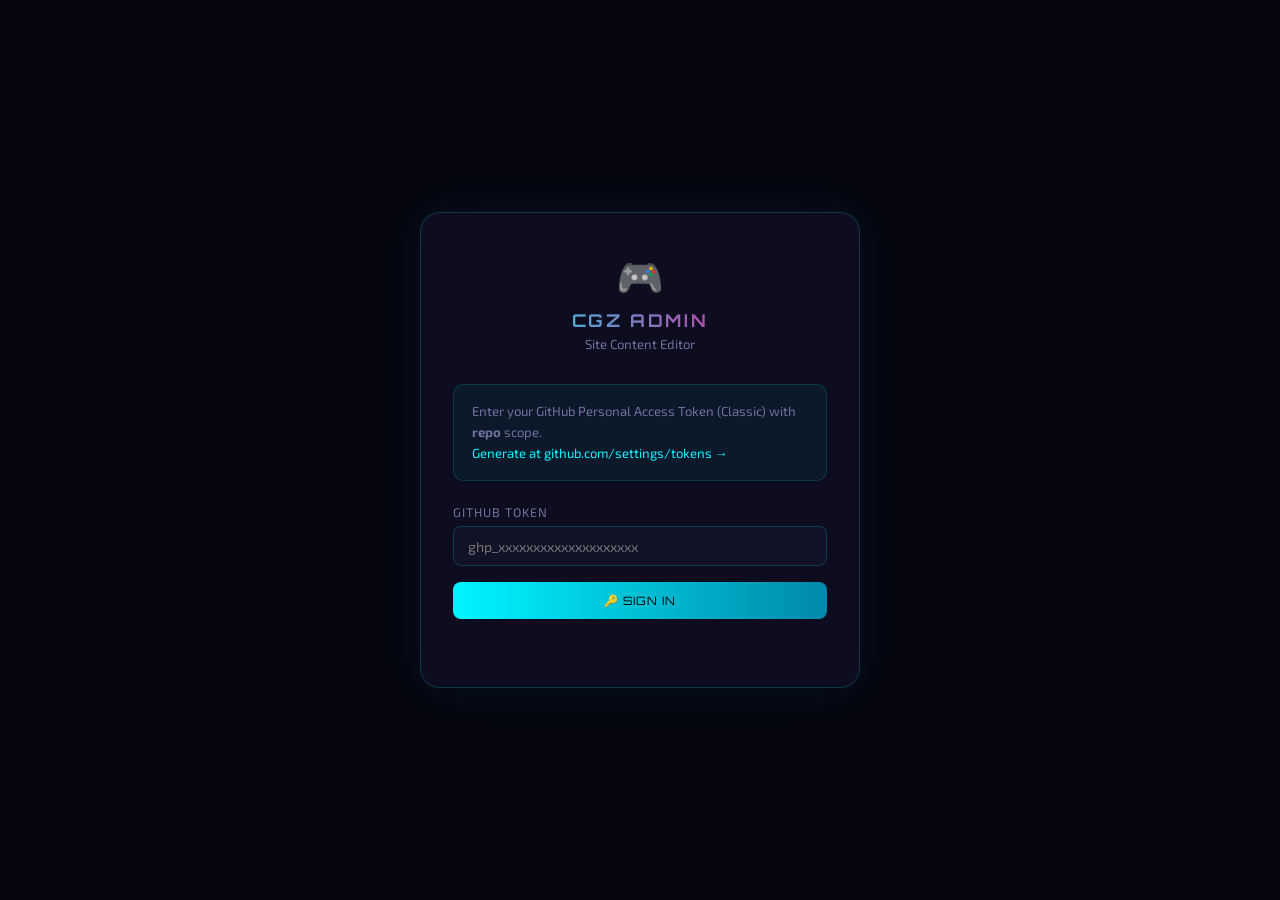
<file: admin.html>
<!DOCTYPE html>
<html lang="en">
<head>
  <meta charset="UTF-8" />
  <meta name="viewport" content="width=device-width, initial-scale=1.0" />
  <title>CGZ Admin — Site Editor</title>
  <link href="https://fonts.googleapis.com/css2?family=Orbitron:wght@400;600;700&family=Exo+2:wght@300;400;500;600&display=swap" rel="stylesheet">
  <style>
    :root {
      --cyan: #00f5ff; --pink: #ff0080;
      --bg: #05050f; --card: #0d0d1f; --card2: #111128;
      --border: rgba(0,245,255,0.18); --text: #e0e0f0; --muted: #7070a0;
      --success: #00ff88; --error: #ff4466;
      --font-h: 'Orbitron', monospace; --font-b: 'Exo 2', sans-serif;
      --radius: 12px;
    }
    * { box-sizing: border-box; margin: 0; padding: 0; }
    body { font-family: var(--font-b); background: var(--bg); color: var(--text); min-height: 100vh; }
    body::before {
      content: ''; position: fixed; inset: 0; z-index: 0; pointer-events: none;
      background: radial-gradient(ellipse 60% 40% at 20% 20%, rgba(0,245,255,0.04) 0%, transparent 60%),
                  radial-gradient(ellipse 50% 35% at 80% 80%, rgba(255,0,128,0.04) 0%, transparent 60%);
    }

    /* ── LOGIN ── */
    #login-screen { position: fixed; inset: 0; z-index: 100; display: flex; align-items: center; justify-content: center; background: var(--bg); padding: 1.5rem; }
    .login-box { background: var(--card); border: 1px solid var(--border); border-radius: 20px; padding: 2.5rem 2rem; width: 100%; max-width: 440px; box-shadow: 0 0 60px rgba(0,245,255,0.07); }
    .login-logo { text-align: center; margin-bottom: 2rem; }
    .login-logo .emoji { font-size: 2.4rem; display: block; margin-bottom: 0.5rem; }
    .login-logo h1 { font-family: var(--font-h); font-size: 1.1rem; letter-spacing: 0.15em; background: linear-gradient(90deg, var(--cyan), var(--pink)); -webkit-background-clip: text; -webkit-text-fill-color: transparent; background-clip: text; }
    .login-logo p { color: var(--muted); font-size: 0.82rem; margin-top: 0.3rem; }
    .login-info { background: rgba(0,245,255,0.05); border: 1px solid rgba(0,245,255,0.15); border-radius: 10px; padding: 1rem 1.1rem; margin-bottom: 1.5rem; font-size: 0.82rem; color: var(--muted); line-height: 1.6; }
    .login-info a { color: var(--cyan); text-decoration: none; }

    /* ── FORM ELEMENTS ── */
    .form-label { display: block; font-size: 0.78rem; color: var(--muted); letter-spacing: 0.08em; text-transform: uppercase; margin-bottom: 0.4rem; }
    .form-input { width: 100%; background: var(--card2); border: 1px solid var(--border); border-radius: 8px; padding: 0.65rem 0.9rem; color: var(--text); font-family: var(--font-b); font-size: 0.88rem; outline: none; transition: border-color 0.2s; }
    .form-input:focus { border-color: var(--cyan); }
    textarea.form-input { resize: vertical; min-height: 68px; }

    /* ── BUTTONS ── */
    .btn { display: inline-flex; align-items: center; gap: 0.5rem; padding: 0.7rem 1.4rem; border-radius: 8px; border: none; font-family: var(--font-h); font-size: 0.72rem; letter-spacing: 0.08em; cursor: pointer; transition: all 0.2s; text-transform: uppercase; }
    .btn-primary { background: linear-gradient(90deg, var(--cyan), #0088aa); color: #000; width: 100%; justify-content: center; margin-top: 1rem; }
    .btn-primary:hover { opacity: 0.88; transform: translateY(-1px); }
    .btn-save { background: linear-gradient(90deg, var(--cyan), #0088aa); color: #000; }
    .btn-save:hover { opacity: 0.88; }
    .btn-logout { background: rgba(255,0,128,0.1); color: var(--pink); border: 1px solid rgba(255,0,128,0.2); }
    .btn-logout:hover { background: rgba(255,0,128,0.2); }
    .btn-add { background: rgba(0,245,255,0.08); color: var(--cyan); border: 1px dashed rgba(0,245,255,0.35); padding: 0.55rem 1.1rem; font-size: 0.7rem; border-radius: 8px; cursor: pointer; font-family: var(--font-h); letter-spacing: 0.06em; display: inline-flex; align-items: center; gap: 0.4rem; margin-top: 0.75rem; }
    .btn-add:hover { background: rgba(0,245,255,0.14); }
    .btn-del { background: rgba(255,68,102,0.1); border: 1px solid rgba(255,68,102,0.25); color: var(--error); border-radius: 6px; padding: 0.4rem 0.65rem; cursor: pointer; font-size: 0.8rem; line-height: 1; flex-shrink: 0; transition: background 0.15s; }
    .btn-del:hover { background: rgba(255,68,102,0.22); }
    #login-msg { margin-top: 0.75rem; text-align: center; font-size: 0.82rem; min-height: 1.2em; }
    #login-msg.ok { color: var(--success); }
    #login-msg.err { color: var(--error); }

    /* ── MAIN ── */
    #main { display: none; min-height: 100vh; position: relative; z-index: 1; }
    .topbar { background: var(--card); border-bottom: 1px solid var(--border); padding: 0.9rem 2rem; display: flex; align-items: center; justify-content: space-between; position: sticky; top: 0; z-index: 50; }
    .topbar-title { font-family: var(--font-h); font-size: 0.85rem; letter-spacing: 0.12em; }
    .topbar-title span { color: var(--cyan); }
    .topbar-actions { display: flex; align-items: center; gap: 0.75rem; }
    #save-status { font-size: 0.8rem; }
    #save-status.ok { color: var(--success); }
    #save-status.err { color: var(--error); }

    .content-wrap { display: flex; height: calc(100vh - 58px); }

    /* ── SIDEBAR ── */
    .sidebar { width: 210px; min-width: 210px; background: var(--card); border-right: 1px solid var(--border); overflow-y: auto; padding: 1rem 0; }
    .sidebar-section { padding: 0.5rem 1rem 0.2rem; font-size: 0.63rem; color: var(--muted); letter-spacing: 0.1em; text-transform: uppercase; }
    .tab-btn { display: flex; align-items: center; gap: 0.6rem; width: 100%; padding: 0.6rem 1.2rem; background: none; border: none; border-left: 3px solid transparent; color: var(--text); font-family: var(--font-b); font-size: 0.84rem; cursor: pointer; text-align: left; transition: all 0.15s; }
    .tab-btn:hover { background: rgba(0,245,255,0.05); color: var(--cyan); }
    .tab-btn.active { background: rgba(0,245,255,0.1); color: var(--cyan); border-left-color: var(--cyan); }

    /* ── EDITOR ── */
    .editor-area { flex: 1; overflow-y: auto; padding: 1.5rem 2rem 3rem; }
    .tab-panel { display: none; }
    .tab-panel.active { display: block; }
    .panel-title { font-family: var(--font-h); font-size: 0.95rem; letter-spacing: 0.1em; margin-bottom: 1.5rem; padding-bottom: 0.75rem; border-bottom: 1px solid var(--border); }
    .field-group { background: var(--card); border: 1px solid var(--border); border-radius: var(--radius); padding: 1.1rem 1.4rem; margin-bottom: 1rem; }
    .field-group-title { font-size: 0.7rem; color: var(--cyan); letter-spacing: 0.1em; text-transform: uppercase; margin-bottom: 0.9rem; font-weight: 600; }
    .field-row { display: grid; grid-template-columns: 1fr 1fr; gap: 0.9rem; }
    .field-item { margin-bottom: 0.85rem; }
    .field-item:last-child { margin-bottom: 0; }

    /* ── CARD MANAGEMENT ── */
    .card-row {
      display: grid;
      grid-template-columns: auto 60px 1fr 1fr auto;
      gap: 0.6rem;
      align-items: start;
      background: var(--card2);
      border: 1px solid var(--border);
      border-radius: 10px;
      padding: 0.75rem 0.9rem;
      margin-bottom: 0.6rem;
      transition: border-color 0.2s;
    }
    .card-row.hidden-card { opacity: 0.45; }
    .card-row:hover { border-color: rgba(0,245,255,0.3); }
    .card-row-desc { grid-column: 2 / -2; }

    /* Toggle switch */
    .toggle-wrap { display: flex; flex-direction: column; align-items: center; gap: 0.3rem; padding-top: 0.1rem; }
    .toggle-label { font-size: 0.6rem; color: var(--muted); letter-spacing: 0.05em; text-transform: uppercase; }
    .toggle { position: relative; width: 38px; height: 20px; }
    .toggle input { opacity: 0; width: 0; height: 0; }
    .toggle-slider {
      position: absolute; inset: 0; background: rgba(255,255,255,0.1);
      border-radius: 20px; cursor: pointer; transition: background 0.2s;
    }
    .toggle-slider:before {
      content: ''; position: absolute; left: 3px; top: 3px;
      width: 14px; height: 14px; border-radius: 50%;
      background: var(--muted); transition: all 0.2s;
    }
    .toggle input:checked + .toggle-slider { background: rgba(0,245,255,0.3); }
    .toggle input:checked + .toggle-slider:before { transform: translateX(18px); background: var(--cyan); }

    .drag-handle { cursor: grab; color: var(--muted); font-size: 1rem; padding-top: 0.2rem; user-select: none; }
    .drag-handle:active { cursor: grabbing; }

    .section-cards-wrap { margin-bottom: 0; }

    /* Responsive */
    @media (max-width: 700px) {
      .sidebar { width: 56px; min-width: 56px; }
      .tab-btn .tab-label { display: none; }
      .editor-area { padding: 1rem; }
      .field-row { grid-template-columns: 1fr; }
      .card-row { grid-template-columns: auto 50px 1fr auto; }
      .card-row-desc { grid-column: 1 / -1; }
    }
  </style>
</head>
<body>

<!-- LOGIN -->
<div id="login-screen">
  <div class="login-box">
    <div class="login-logo">
      <span class="emoji">🎮</span>
      <h1>CGZ ADMIN</h1>
      <p>Site Content Editor</p>
    </div>
    <div class="login-info">
      Enter your GitHub Personal Access Token (Classic) with <strong>repo</strong> scope.<br>
      <a href="https://github.com/settings/tokens" target="_blank" rel="noopener">Generate at github.com/settings/tokens →</a>
    </div>
    <label class="form-label" for="pat-input">GitHub Token</label>
    <input class="form-input" type="password" id="pat-input" placeholder="ghp_xxxxxxxxxxxxxxxxxxxx" autocomplete="off" />
    <button class="btn btn-primary" id="login-btn" onclick="doLogin()">🔑 Sign In</button>
    <div id="login-msg"></div>
  </div>
</div>

<!-- MAIN -->
<div id="main">
  <div class="topbar">
    <div class="topbar-title">CGZ <span>ADMIN</span> — Site Editor</div>
    <div class="topbar-actions">
      <span id="save-status"></span>
      <button class="btn btn-save" id="save-btn" onclick="saveContent()">💾 Save All Changes</button>
      <button class="btn btn-logout" onclick="doLogout()">Sign Out</button>
    </div>
  </div>

  <div class="content-wrap">
    <!-- SIDEBAR -->
    <nav class="sidebar">
      <div class="sidebar-section">Settings</div>
      <button class="tab-btn active" onclick="showTab('general')" id="tab-general">
        <span>⚙️</span> <span class="tab-label">General</span>
      </button>
      <div class="sidebar-section">Pages</div>
      <button class="tab-btn" onclick="showTab('home')" id="tab-home">
        <span>🏠</span> <span class="tab-label">Homepage</span>
      </button>
      <button class="tab-btn" onclick="showTab('about')" id="tab-about">
        <span>👥</span> <span class="tab-label">About</span>
      </button>
      <button class="tab-btn" onclick="showTab('services')" id="tab-services">
        <span>🔧</span> <span class="tab-label">Services</span>
      </button>
      <button class="tab-btn" onclick="showTab('contact')" id="tab-contact">
        <span>📞</span> <span class="tab-label">Contact</span>
      </button>
      <div class="sidebar-section">Custom</div>
      <button class="tab-btn" onclick="showTab('sections')" id="tab-sections">
        <span>🧩</span> <span class="tab-label">Sections</span>
      </button>
    </nav>

    <!-- EDITOR -->
    <main class="editor-area">

      <!-- GENERAL -->
      <div class="tab-panel active" id="panel-general">
        <div class="panel-title">⚙️ General Settings</div>
        <div class="field-group">
          <div class="field-group-title">Business Info</div>
          <div class="field-item">
            <label class="form-label">Site Tagline</label>
            <input class="form-input" data-field="global.tagline" />
          </div>
          <div class="field-row">
            <div class="field-item">
              <label class="form-label">Phone (displayed)</label>
              <input class="form-input" data-field="global.phone" />
            </div>
            <div class="field-item">
              <label class="form-label">Phone (tel: link)</label>
              <input class="form-input" data-field="global.phone_tel" />
            </div>
          </div>
          <div class="field-row">
            <div class="field-item">
              <label class="form-label">Email (displayed)</label>
              <input class="form-input" data-field="global.email" />
            </div>
            <div class="field-item">
              <label class="form-label">Email (mailto: link)</label>
              <input class="form-input" data-field="global.email_mailto" />
            </div>
          </div>
        </div>
        <div class="field-group">
          <div class="field-group-title">Address</div>
          <div class="field-item">
            <label class="form-label">Short Address (footer)</label>
            <input class="form-input" data-field="global.address_short" />
          </div>
          <div class="field-item">
            <label class="form-label">Full Address (contact info)</label>
            <input class="form-input" data-field="global.address" />
          </div>
          <div class="field-row">
            <div class="field-item">
              <label class="form-label">Map Line 1</label>
              <input class="form-input" data-field="global.address_map1" />
            </div>
            <div class="field-item">
              <label class="form-label">Map Line 2</label>
              <input class="form-input" data-field="global.address_map2" />
            </div>
          </div>
        </div>
        <div class="field-group">
          <div class="field-group-title">Opening Hours</div>
          <div class="field-item">
            <label class="form-label">Short Hours (navbar/footer)</label>
            <input class="form-input" data-field="global.hours_short" />
          </div>
          <div class="field-row">
            <div class="field-item">
              <label class="form-label">Weekday Label</label>
              <input class="form-input" data-field="global.hours_weekday_label" />
            </div>
            <div class="field-item">
              <label class="form-label">Weekday Hours</label>
              <input class="form-input" data-field="global.hours_weekday_time" />
            </div>
          </div>
          <div class="field-row">
            <div class="field-item">
              <label class="form-label">Weekend Label</label>
              <input class="form-input" data-field="global.hours_weekend_label" />
            </div>
            <div class="field-item">
              <label class="form-label">Weekend Hours</label>
              <input class="form-input" data-field="global.hours_weekend_time" />
            </div>
          </div>
        </div>
      </div>

      <!-- HOMEPAGE -->
      <div class="tab-panel" id="panel-home">
        <div class="panel-title">🏠 Homepage Content</div>
        <div class="field-group">
          <div class="field-group-title">🎮 Top 5 Games — RAWG API Key</div>
          <div class="field-item">
            <label class="form-label">RAWG API Key <span style="color:var(--muted);font-weight:400;">(free — get yours at <a href="https://rawg.io/apidocs" target="_blank" style="color:var(--cyan);">rawg.io/apidocs</a>)</span></label>
            <input class="form-input" data-field="home.rawg_api_key" placeholder="Paste your free RAWG key here to enable live game data" />
            <p style="font-size:0.75rem;color:var(--muted);margin-top:0.4rem;">Without a key, the section shows a curated static list. With a key, it fetches real-time top-rated games from RAWG.</p>
          </div>
        </div>
        <div class="field-group">
          <div class="field-group-title">Hero Section</div>
          <div class="field-row">
            <div class="field-item">
              <label class="form-label">Title Line 1</label>
              <input class="form-input" data-field="home.hero_title_line1" />
            </div>
            <div class="field-item">
              <label class="form-label">Title Line 2</label>
              <input class="form-input" data-field="home.hero_title_line2" />
            </div>
          </div>
          <div class="field-item">
            <label class="form-label">Hero Description</label>
            <textarea class="form-input" data-field="home.hero_description"></textarea>
          </div>
          <div class="field-item">
            <label class="form-label">CTA Button Text</label>
            <input class="form-input" data-field="home.cta_title" />
          </div>
        </div>
        <div class="field-group">
          <div class="field-group-title">Stats Bar</div>
          <div class="field-row">
            <div class="field-item"><label class="form-label">Stat 1 Number</label><input class="form-input" data-field="home.stat1_number" /></div>
            <div class="field-item"><label class="form-label">Stat 1 Label</label><input class="form-input" data-field="home.stat1_label" /></div>
          </div>
          <div class="field-row">
            <div class="field-item"><label class="form-label">Stat 2 Number</label><input class="form-input" data-field="home.stat2_number" /></div>
            <div class="field-item"><label class="form-label">Stat 2 Label</label><input class="form-input" data-field="home.stat2_label" /></div>
          </div>
          <div class="field-row">
            <div class="field-item"><label class="form-label">Stat 3 Number</label><input class="form-input" data-field="home.stat3_number" /></div>
            <div class="field-item"><label class="form-label">Stat 3 Label</label><input class="form-input" data-field="home.stat3_label" /></div>
          </div>
        </div>
        <div class="field-group">
          <div class="field-group-title">🛠️ Service Preview Cards</div>
          <p style="font-size:0.78rem;color:var(--muted);margin-bottom:0.75rem;">These are the service cards on the homepage. Toggle, edit, add or delete as needed.</p>
          <div class="section-cards-wrap" id="cards-home_service"></div>
          <button class="btn-add" onclick="addCard('home_service')">+ Add Card</button>
        </div>
        <div class="field-group">
          <div class="field-group-title">⭐ Customer Reviews</div>
          <p style="font-size:0.78rem;color:var(--muted);margin-bottom:0.75rem;">Testimonials shown on the homepage. Toggle, edit, add or delete.</p>
          <div class="section-cards-wrap" id="cards-home_review"></div>
          <button class="btn-add" onclick="addCard('home_review')">+ Add Card</button>
        </div>
        <div class="field-group">
          <div class="field-group-title">👁️ Section Visibility</div>
          <p style="font-size:0.78rem;color:var(--muted);margin-bottom:1rem;">Toggle these sections on or off on the homepage.</p>
          <div style="display:flex;flex-direction:column;gap:0.75rem;">
            <label style="display:flex;align-items:center;justify-content:space-between;cursor:pointer;font-size:0.88rem;padding:0.6rem 0.75rem;background:rgba(0,245,255,0.04);border:1px solid rgba(0,245,255,0.1);border-radius:8px;text-transform:none;letter-spacing:normal;">
              <span>🖥️ <strong>Consoles Gallery</strong> <span style="color:var(--muted);font-size:0.78rem;">— Hardware / PlayStation, Xbox, Nintendo photos</span></span>
              <input type="checkbox" data-field="home.section_visibility.consoles_gallery" style="width:18px;height:18px;cursor:pointer;accent-color:var(--cyan);" />
            </label>
            <label style="display:flex;align-items:center;justify-content:space-between;cursor:pointer;font-size:0.88rem;padding:0.6rem 0.75rem;background:rgba(0,245,255,0.04);border:1px solid rgba(0,245,255,0.1);border-radius:8px;text-transform:none;letter-spacing:normal;">
              <span>🛠️ <strong>Creative Apps Gallery</strong> <span style="color:var(--muted);font-size:0.78rem;">— Tools We Use / software &amp; tools</span></span>
              <input type="checkbox" data-field="home.section_visibility.creative_apps" style="width:18px;height:18px;cursor:pointer;accent-color:var(--cyan);" />
            </label>
            <label style="display:flex;align-items:center;justify-content:space-between;cursor:pointer;font-size:0.88rem;padding:0.6rem 0.75rem;background:rgba(0,245,255,0.04);border:1px solid rgba(0,245,255,0.1);border-radius:8px;text-transform:none;letter-spacing:normal;">
              <span>🏷️ <strong>Partners &amp; Brands</strong> <span style="color:var(--muted);font-size:0.78rem;">— Brands We Support / logos</span></span>
              <input type="checkbox" data-field="home.section_visibility.brands_logos" style="width:18px;height:18px;cursor:pointer;accent-color:var(--cyan);" />
            </label>
            <label style="display:flex;align-items:center;justify-content:space-between;cursor:pointer;font-size:0.88rem;padding:0.6rem 0.75rem;background:rgba(0,245,255,0.04);border:1px solid rgba(0,245,255,0.1);border-radius:8px;text-transform:none;letter-spacing:normal;">
              <span>⭐ <strong>What Gamers Say</strong> <span style="color:var(--muted);font-size:0.78rem;">— Reviews / customer testimonials</span></span>
              <input type="checkbox" data-field="home.section_visibility.home_reviews" style="width:18px;height:18px;cursor:pointer;accent-color:var(--cyan);" />
            </label>
            <label style="display:flex;align-items:center;justify-content:space-between;cursor:pointer;font-size:0.88rem;padding:0.6rem 0.75rem;background:rgba(0,245,255,0.04);border:1px solid rgba(0,245,255,0.1);border-radius:8px;text-transform:none;letter-spacing:normal;">
              <span>🖥️ <strong>Top PC Games Right Now</strong> <span style="color:var(--muted);font-size:0.78rem;">— PC Gaming / must-play PC titles</span></span>
              <input type="checkbox" data-field="home.section_visibility.pc_games" style="width:18px;height:18px;cursor:pointer;accent-color:var(--cyan);" />
            </label>
          </div>
        </div>
        <div class="field-group">
          <div class="field-group-title">🧩 Custom Sections on Home Page</div>
          <p style="font-size:0.78rem;color:var(--muted);margin-bottom:0.75rem;">Sections added via the <strong style="color:var(--cyan)">🧩 Sections</strong> tab that appear on the Home page, in page order.</p>
          <div id="cs-summary-home"></div>
        </div>
      </div>

      <!-- ABOUT -->
      <div class="tab-panel" id="panel-about">
        <div class="panel-title">👥 About Page</div>
        <div class="field-group">
          <div class="field-group-title">Hero</div>
          <div class="field-item"><label class="form-label">Hero Description</label><textarea class="form-input" data-field="about.hero_desc"></textarea></div>
        </div>
        <div class="field-group">
          <div class="field-group-title">Our Story</div>
          <div class="field-item"><label class="form-label">Paragraph 1</label><textarea class="form-input" data-field="about.story_p1"></textarea></div>
          <div class="field-item"><label class="form-label">Paragraph 2</label><textarea class="form-input" data-field="about.story_p2"></textarea></div>
          <div class="field-item"><label class="form-label">Paragraph 3</label><textarea class="form-input" data-field="about.story_p3"></textarea></div>
        </div>
        <div class="field-group">
          <div class="field-group-title">Stats</div>
          <div class="field-row"><div class="field-item"><label class="form-label">Stat 1 Value</label><input class="form-input" data-field="about.stat1_val" /></div><div class="field-item"><label class="form-label">Stat 1 Label</label><input class="form-input" data-field="about.stat1_label" /></div></div>
          <div class="field-row"><div class="field-item"><label class="form-label">Stat 2 Value</label><input class="form-input" data-field="about.stat2_val" /></div><div class="field-item"><label class="form-label">Stat 2 Label</label><input class="form-input" data-field="about.stat2_label" /></div></div>
          <div class="field-row"><div class="field-item"><label class="form-label">Stat 3 Value</label><input class="form-input" data-field="about.stat3_val" /></div><div class="field-item"><label class="form-label">Stat 3 Label</label><input class="form-input" data-field="about.stat3_label" /></div></div>
        </div>
        <div class="field-group">
          <div class="field-group-title">💡 Values Cards</div>
          <p style="font-size:0.78rem;color:var(--muted);margin-bottom:0.75rem;">The "What We Stand For" cards on the About page.</p>
          <div class="section-cards-wrap" id="cards-about_values"></div>
          <button class="btn-add" onclick="addCard('about_values')">+ Add Card</button>
        </div>
        <div class="field-group">
          <div class="field-group-title">👤 Team Members</div>
          <p style="font-size:0.78rem;color:var(--muted);margin-bottom:0.75rem;">Team cards shown on the About page. The Icon field holds the initials shown in the avatar circle.</p>
          <div class="section-cards-wrap" id="cards-about_team"></div>
          <button class="btn-add" onclick="addCard('about_team')">+ Add Card</button>
        </div>
        <div class="field-group">
          <div class="field-group-title">⭐ Customer Reviews</div>
          <p style="font-size:0.78rem;color:var(--muted);margin-bottom:0.75rem;">Reviews shown on the About page.</p>
          <div class="section-cards-wrap" id="cards-about_review"></div>
          <button class="btn-add" onclick="addCard('about_review')">+ Add Card</button>
        </div>
        <div class="field-group">
          <div class="field-group-title">🧩 Custom Sections on About Page</div>
          <p style="font-size:0.78rem;color:var(--muted);margin-bottom:0.75rem;">Sections added via the <strong style="color:var(--cyan)">🧩 Sections</strong> tab that appear on the About page, in page order.</p>
          <div id="cs-summary-about"></div>
        </div>
      </div>

      <!-- SERVICES -->
      <div class="tab-panel" id="panel-services">
        <div class="panel-title">🔧 Services Page — Card Manager</div>

        <div class="field-group" style="margin-bottom:0.5rem;">
          <div class="field-group-title">Hero</div>
          <div class="field-item"><label class="form-label">Hero Description</label><textarea class="form-input" data-field="services.hero_desc"></textarea></div>
        </div>

        <p style="font-size:0.78rem;color:var(--muted);margin:0.75rem 0 1rem;">
          Use the toggles to show/hide cards on the site. Click <strong style="color:var(--cyan)">+ Add Card</strong> to create a new one. Changes only apply after saving.
        </p>

        <!-- PC REPAIR CARDS -->
        <div class="field-group">
          <div class="field-group-title">🖥️ PC & Desktop Repair</div>
          <div class="section-cards-wrap" id="cards-pc"></div>
          <button class="btn-add" onclick="addCard('pc')">+ Add Card</button>
        </div>

        <!-- LAPTOP CARDS -->
        <div class="field-group">
          <div class="field-group-title">💻 Laptop Repair</div>
          <div class="section-cards-wrap" id="cards-laptop"></div>
          <button class="btn-add" onclick="addCard('laptop')">+ Add Card</button>
        </div>

        <!-- CONSOLE CARDS -->
        <div class="field-group">
          <div class="field-group-title">🎮 Console Repair</div>
          <div class="section-cards-wrap" id="cards-console"></div>
          <button class="btn-add" onclick="addCard('console')">+ Add Card</button>
        </div>

        <!-- SOFTWARE CARDS -->
        <div class="field-group">
          <div class="field-group-title">⚙️ Software Services</div>
          <div class="section-cards-wrap" id="cards-sw"></div>
          <button class="btn-add" onclick="addCard('sw')">+ Add Card</button>
        </div>

        <!-- PERIPHERAL CARDS -->
        <div class="field-group">
          <div class="field-group-title">🕹️ Controller & Peripheral Repair</div>
          <div class="section-cards-wrap" id="cards-peri"></div>
          <button class="btn-add" onclick="addCard('peri')">+ Add Card</button>
        </div>
        <div class="field-group">
          <div class="field-group-title">👁️ Section Visibility</div>
          <p style="font-size:0.78rem;color:var(--muted);margin-bottom:1rem;">Toggle these sections on or off on the Services page.</p>
          <div style="display:flex;flex-direction:column;gap:0.75rem;">
            <label style="display:flex;align-items:center;justify-content:space-between;cursor:pointer;font-size:0.88rem;padding:0.6rem 0.75rem;background:rgba(0,245,255,0.04);border:1px solid rgba(0,245,255,0.1);border-radius:8px;text-transform:none;letter-spacing:normal;">
              <span>🔨 <strong>Build Services</strong> <span style="color:var(--muted);font-size:0.78rem;">— Custom PC Builds / pricing tiers</span></span>
              <input type="checkbox" data-field="services.section_visibility.custom_build" style="width:18px;height:18px;cursor:pointer;accent-color:var(--cyan);" />
            </label>
          </div>
        </div>
        <div class="field-group">
          <div class="field-group-title">🧩 Custom Sections on Services Page</div>
          <p style="font-size:0.78rem;color:var(--muted);margin-bottom:0.75rem;">Sections added via the <strong style="color:var(--cyan)">🧩 Sections</strong> tab that appear on the Services page, in page order.</p>
          <div id="cs-summary-services"></div>
        </div>
      </div>

      <!-- CONTACT -->
      <div class="tab-panel" id="panel-contact">
        <div class="panel-title">📞 Contact Page</div>
        <div class="field-group">
          <div class="field-group-title">Hero</div>
          <div class="field-row">
            <div class="field-item"><label class="form-label">Hero Title (before "Touch")</label><input class="form-input" data-field="contact.hero_title" /></div>
            <div class="field-item"><label class="form-label">Hero Description</label><input class="form-input" data-field="contact.hero_desc" /></div>
          </div>
        </div>
        <div class="field-group">
          <div class="field-group-title">Visit Info</div>
          <div class="field-item"><label class="form-label">Walk-in Text</label><textarea class="form-input" data-field="contact.walkin_text"></textarea></div>
          <div class="field-item"><label class="form-label">Parking Info</label><textarea class="form-input" data-field="contact.parking_info"></textarea></div>
        </div>
        <div class="field-group" style="border-color:rgba(0,245,255,0.08);background:rgba(0,245,255,0.02);">
          <div class="field-group-title" style="color:var(--muted);">📌 Hours & Address</div>
          <p style="font-size:0.8rem;color:var(--muted);">Opening hours and address are managed in the <strong style="color:var(--cyan)">General</strong> tab.</p>
        </div>
        <div class="field-group">
          <div class="field-group-title">🧩 Custom Sections on Contact Page</div>
          <p style="font-size:0.78rem;color:var(--muted);margin-bottom:0.75rem;">Sections added via the <strong style="color:var(--cyan)">🧩 Sections</strong> tab that appear on the Contact page, in page order.</p>
          <div id="cs-summary-contact"></div>
        </div>
      </div>

      <!-- CUSTOM SECTIONS -->
      <div class="tab-panel" id="panel-sections">
        <div class="panel-title">🧩 Custom Sections</div>
        <p style="color:var(--muted);font-size:0.85rem;margin-bottom:1.5rem;line-height:1.6;">Add custom sections with text, images, or cards to any page. Hit <strong style="color:var(--cyan)">Save All Changes</strong> when done.</p>
        <button class="btn-add" onclick="addCustomSection()" style="font-size:0.78rem;padding:0.6rem 1.2rem;">+ Add New Section</button>
        <div id="cs-list" style="margin-top:1.5rem;"></div>
      </div>

    </main>
  </div>
</div>

<script>
  var OWNER  = 'casualgamerz-bn';
  var REPO   = 'cgz-service-center';
  var BRANCH = 'main';
  var FILE   = 'content.json';
  var PAT_KEY = 'cgz_admin_pat';
  var currentSha = null;

  /* ─── HELPERS ─── */
  function apiUrl() { return 'https://api.github.com/repos/' + OWNER + '/' + REPO + '/contents/' + FILE; }
  function hdrs(tok) { return { Authorization: 'token ' + tok, Accept: 'application/vnd.github.v3+json', 'Content-Type': 'application/json' }; }
  function get(obj, path) { return path.split('.').reduce(function(o,k){ return o!=null?o[k]:undefined; }, obj); }
  function set(obj, path, val) {
    var keys = path.split('.'), cur = obj;
    for (var i = 0; i < keys.length - 1; i++) { if (!cur[keys[i]]) cur[keys[i]] = {}; cur = cur[keys[i]]; }
    cur[keys[keys.length-1]] = val;
  }
  function b64(str) { return btoa(unescape(encodeURIComponent(str))); }

  /* ─── CARD SECTIONS CONFIG ─── */
  // Services page cards
  var SVC_SECTIONS = ['pc','laptop','console','sw','peri'];
  // All card sections: key → content.json path
  var CARD_MAP = {
    'pc':           'services.pc_cards',
    'laptop':       'services.laptop_cards',
    'console':      'services.console_cards',
    'sw':           'services.sw_cards',
    'peri':         'services.peri_cards',
    'home_service': 'home.service_cards',
    'home_review':  'home.review_cards',
    'about_values': 'about.values_cards',
    'about_team':   'about.team_cards',
    'about_review': 'about.review_cards'
  };
  // Blank card templates per section type
  var CARD_DEFAULTS = {
    'pc':           { icon:'🔧', title:'New Service',  desc:'Describe this service here.',    visible:true },
    'laptop':       { icon:'🔧', title:'New Service',  desc:'Describe this service here.',    visible:true },
    'console':      { icon:'🔧', title:'New Service',  desc:'Describe this service here.',    visible:true },
    'sw':           { icon:'🔧', title:'New Service',  desc:'Describe this service here.',    visible:true },
    'peri':         { icon:'🔧', title:'New Service',  desc:'Describe this service here.',    visible:true },
    'home_service': { icon:'🔧', color:'cyan', title:'New Service',  desc:'Describe this service.',  link:'pages/services.html', tags:[], visible:true },
    'home_review':  { text:'Customer review goes here.', name:'Customer Name', role:'Service · Location', initials:'??', visible:true },
    'about_values': { icon:'⭐', color:'cyan', title:'Our Value',    desc:'What we stand for.',       visible:true },
    'about_team':   { initials:'CG', gradient:'135deg,#00f5ff,#ff0080', name:'Team Member', role:'Role Title', bio:'Bio goes here.', visible:true },
    'about_review': { text:'Customer review goes here.', name:'Customer Name', role:'Service · Location', initials:'??', visible:true }
  };
  // Which extra fields to show per section type
  var SECTION_TYPE = {
    'pc':'service','laptop':'service','console':'service','sw':'service','peri':'service',
    'home_service':'home_service',
    'home_review':'review','about_review':'review',
    'about_values':'values',
    'about_team':'team'
  };
  var SECTIONS = Object.keys(CARD_MAP);

  /* ─── CUSTOM SECTIONS STATE ─── */
  var customSections = [];

  var SLOT_INFO = {
    'home-top':               { page:'home',     label:'🏠 Home — Top (before Services)',      order:0 },
    'home-after-services':    { page:'home',     label:'🏠 Home — After Services Section',     order:1 },
    'home-after-reviews':     { page:'home',     label:'🏠 Home — After Testimonials',         order:2 },
    'home-bottom':            { page:'home',     label:'🏠 Home — Bottom (before footer)',     order:3 },
    'services-top':           { page:'services', label:'🔧 Services — Top',                    order:0 },
    'services-after-pc':      { page:'services', label:'🔧 Services — After PC Repair',        order:1 },
    'services-after-laptop':  { page:'services', label:'🔧 Services — After Laptop Repair',    order:2 },
    'services-after-console': { page:'services', label:'🔧 Services — After Console Repair',   order:3 },
    'services-after-sw':      { page:'services', label:'🔧 Services — After Software',         order:4 },
    'services-after-builds':  { page:'services', label:'🔧 Services — After Custom Builds',    order:5 },
    'services-after-peri':    { page:'services', label:'🔧 Services — After Accessories',      order:6 },
    'services-bottom':        { page:'services', label:'🔧 Services — Bottom (before footer)', order:7 },
    'about-top':              { page:'about',    label:'👥 About — Top (after Our Story)',      order:0 },
    'about-after-values':     { page:'about',    label:'👥 About — After Values',              order:1 },
    'about-after-team':       { page:'about',    label:'👥 About — After Team',                order:2 },
    'about-after-reviews':    { page:'about',    label:'👥 About — After Reviews (bottom)',    order:3 },
    'contact-top':            { page:'contact',  label:'📞 Contact — Top (after form)',        order:0 },
    'contact-bottom':         { page:'contact',  label:'📞 Contact — Bottom (after map)',      order:1 },
    'repair-top':             { page:'repair',   label:'🔨 Repair — Top',                     order:0 },
    'repair-bottom':          { page:'repair',   label:'🔨 Repair — Bottom',                  order:1 },
  };

  var PAGE_SLOT_ORDER = {
    'home':     ['home-top','home-after-services','home-after-reviews','home-bottom'],
    'services': ['services-top','services-after-pc','services-after-laptop','services-after-console','services-after-sw','services-after-builds','services-after-peri','services-bottom'],
    'about':    ['about-top','about-after-values','about-after-team','about-after-reviews'],
    'contact':  ['contact-top','contact-bottom'],
  };

  function csUid() { return 'cs_' + Date.now() + '_' + Math.random().toString(36).substr(2,5); }

  function addCustomSection() {
    customSections.push({ id: csUid(), slot: 'home-top', title: 'New Section', subtitle: '', visible: true, items: [] });
    renderCsPanel();
  }

  function moveSection(si, dir) {
    var j = si + dir;
    if (j < 0 || j >= customSections.length) return;
    var tmp = customSections[si]; customSections[si] = customSections[j]; customSections[j] = tmp;
    renderCsPanel();
  }

  function deleteSection(si) {
    if (!confirm('Delete this section and all its items?')) return;
    customSections.splice(si, 1);
    renderCsPanel();
  }

  function csField(si, field, val) {
    if (customSections[si]) customSections[si][field] = val;
  }

  function addCsItem(si, type) {
    if (!customSections[si]) return;
    var item = { id: csUid(), type: type };
    if (type === 'text')  { item.content = ''; }
    if (type === 'image') { item.url = ''; item.alt = ''; item.caption = ''; item.boxed = false; }
    if (type === 'card')  { item.icon = '📌'; item.color = 'cyan'; item.title = 'Card Title'; item.desc = 'Description here.'; item.visible = true; }
    customSections[si].items.push(item);
    renderCsPanel();
  }

  function deleteCsItem(si, ii) {
    if (customSections[si]) { customSections[si].items.splice(ii, 1); renderCsPanel(); }
  }

  function csItemField(si, ii, field, val) {
    if (customSections[si] && customSections[si].items[ii]) customSections[si].items[ii][field] = val;
  }

  function uploadCsImage(si, ii, input) {
    var file = input.files[0];
    if (!file) return;
    var token = localStorage.getItem(PAT_KEY);
    if (!token) { alert('Please log in first.'); return; }
    var statusEl = document.getElementById('cs-upload-status-' + si + '-' + ii);
    if (statusEl) { statusEl.textContent = 'Uploading…'; statusEl.style.color = 'var(--muted)'; }
    var reader = new FileReader();
    reader.onload = function(e) {
      var b64data = e.target.result.split(',')[1];
      var safeName = Date.now() + '-' + file.name.replace(/[^a-zA-Z0-9._-]/g, '_');
      var filePath = 'images/uploads/' + safeName;
      var apiPath = 'https://api.github.com/repos/' + OWNER + '/' + REPO + '/contents/' + filePath;
      fetch(apiPath, { headers: hdrs(token) })
        .then(function(r) { return r.ok ? r.json() : null; })
        .then(function(existing) {
          var body = { message: 'Upload image: ' + safeName, content: b64data, branch: BRANCH };
          if (existing && existing.sha) body.sha = existing.sha;
          return fetch(apiPath, { method: 'PUT', headers: hdrs(token), body: JSON.stringify(body) });
        })
        .then(function(r) {
          if (!r.ok) return r.json().then(function(e) { throw new Error(e.message || 'Upload failed'); });
          return r.json();
        })
        .then(function() {
          var pageUrl = 'https://casualgamerz-bn.github.io/cgz-service-center/' + filePath;
          csItemField(si, ii, 'url', pageUrl);
          var urlInput = document.getElementById('cs-img-url-' + si + '-' + ii);
          if (urlInput) urlInput.value = pageUrl;
          var previewDiv = document.getElementById('cs-img-preview-' + si + '-' + ii);
          if (previewDiv) previewDiv.innerHTML = '<img src="' + pageUrl + '" style="max-height:80px;border-radius:6px;border:1px solid var(--border);margin-top:0.5rem;" />';
          if (statusEl) { statusEl.textContent = '✅ Uploaded! Site rebuilds in ~1 min.'; statusEl.style.color = 'var(--success)'; }
        })
        .catch(function(err) {
          if (statusEl) { statusEl.textContent = '❌ ' + err.message; statusEl.style.color = 'var(--error)'; }
        });
    };
    reader.readAsDataURL(file);
  }

  function buildCsItemHtml(si, item, ii) {
    var COLORS = ['cyan','pink','green','orange','purple'];
    if (item.type === 'text') {
      return '<div class="card-row" style="margin-bottom:0.75rem;">' +
        '<div style="display:flex;align-items:center;margin-bottom:0.35rem;">' +
        '<span style="color:var(--cyan);font-size:0.68rem;font-family:var(--font-h);letter-spacing:0.1em;">📝 TEXT BLOCK</span>' +
        '<button onclick="deleteCsItem(' + si + ',' + ii + ')" style="margin-left:auto;background:rgba(255,68,102,0.08);color:#ff4466;border:1px solid rgba(255,68,102,0.15);border-radius:5px;padding:0.15rem 0.5rem;cursor:pointer;font-size:0.78rem;" title="Delete">🗑</button>' +
        '</div>' +
        '<textarea class="form-input" rows="3" oninput="csItemField(' + si + ',' + ii + ',\'content\',this.value)">' + esc(item.content || '') + '</textarea>' +
        '<p style="color:var(--muted);font-size:0.7rem;margin-top:0.25rem;">Basic HTML allowed: &lt;b&gt;, &lt;i&gt;, &lt;br&gt;, &lt;a href=""&gt;</p>' +
        '</div>';
    }
    if (item.type === 'image') {
      var preview = item.url ? '<img src="' + esc(item.url) + '" style="max-height:80px;border-radius:6px;border:1px solid var(--border);margin-top:0.5rem;" onerror="this.style.display=\'none\'" />' : '';
      return '<div class="card-row" style="margin-bottom:0.75rem;">' +
        '<div style="display:flex;align-items:center;margin-bottom:0.5rem;">' +
        '<span style="color:var(--cyan);font-size:0.68rem;font-family:var(--font-h);letter-spacing:0.1em;">🖼️ IMAGE</span>' +
        '<button onclick="deleteCsItem(' + si + ',' + ii + ')" style="margin-left:auto;background:rgba(255,68,102,0.08);color:#ff4466;border:1px solid rgba(255,68,102,0.15);border-radius:5px;padding:0.15rem 0.5rem;cursor:pointer;font-size:0.78rem;" title="Delete">🗑</button>' +
        '</div>' +
        '<div style="display:flex;gap:0.75rem;align-items:flex-end;flex-wrap:wrap;">' +
        '<div style="flex:1;min-width:180px;"><label class="form-label">Image URL</label>' +
        '<input class="form-input" id="cs-img-url-' + si + '-' + ii + '" value="' + esc(item.url || '') + '" placeholder="https://... or upload below" oninput="csItemField(' + si + ',' + ii + ',\'url\',this.value)" /></div>' +
        '<div><label class="form-label">Upload Photo</label>' +
        '<input type="file" accept="image/*" style="display:none;" id="cs-file-' + si + '-' + ii + '" onchange="uploadCsImage(' + si + ',' + ii + ',this)" />' +
        '<button class="btn-add" style="margin-top:0;" onclick="document.getElementById(\'cs-file-' + si + '-' + ii + '\').click()">📁 Choose File</button>' +
        '</div></div>' +
        '<div id="cs-img-preview-' + si + '-' + ii + '">' + preview + '</div>' +
        '<div style="display:flex;gap:0.75rem;margin-top:0.5rem;flex-wrap:wrap;">' +
        '<div style="flex:1;min-width:140px;"><label class="form-label">Alt Text</label><input class="form-input" value="' + esc(item.alt || '') + '" placeholder="Describe image" oninput="csItemField(' + si + ',' + ii + ',\'alt\',this.value)" /></div>' +
        '<div style="flex:1;min-width:140px;"><label class="form-label">Caption (optional)</label><input class="form-input" value="' + esc(item.caption || '') + '" placeholder="Caption under image" oninput="csItemField(' + si + ',' + ii + ',\'caption\',this.value)" /></div>' +
        '</div>' +
        '<div style="display:flex;align-items:center;gap:0.6rem;margin-top:0.5rem;">' +
        '<label class="toggle-label"><input type="checkbox"' + (item.boxed ? ' checked' : '') + ' onchange="csItemField(' + si + ',' + ii + ',\'boxed\',this.checked)" /><span>Border &amp; Shadow</span></label>' +
        '<span style="color:var(--muted);font-size:0.72rem;">(disable for image-only, no box)</span>' +
        '</div>' +
        '<div id="cs-upload-status-' + si + '-' + ii + '" style="font-size:0.78rem;margin-top:0.3rem;"></div>' +
        '</div>';
    }
    if (item.type === 'card') {
      var colorOpts = COLORS.map(function(c) { return '<option value="' + c + '"' + (item.color === c ? ' selected' : '') + '>' + c + '</option>'; }).join('');
      return '<div class="card-row' + (item.visible === false ? ' hidden-card' : '') + '" style="margin-bottom:0.75rem;">' +
        '<div style="display:flex;align-items:center;gap:0.5rem;margin-bottom:0.5rem;">' +
        '<span style="color:var(--cyan);font-size:0.68rem;font-family:var(--font-h);letter-spacing:0.1em;">🃏 CARD</span>' +
        '<label class="toggle-label" style="margin-left:auto;"><input type="checkbox"' + (item.visible !== false ? ' checked' : '') + ' onchange="csItemField(' + si + ',' + ii + ',\'visible\',this.checked)" /><span>Visible</span></label>' +
        '<button onclick="deleteCsItem(' + si + ',' + ii + ')" style="background:rgba(255,68,102,0.08);color:#ff4466;border:1px solid rgba(255,68,102,0.15);border-radius:5px;padding:0.15rem 0.5rem;cursor:pointer;font-size:0.78rem;" title="Delete">🗑</button>' +
        '</div>' +
        '<div style="display:flex;gap:0.75rem;flex-wrap:wrap;">' +
        '<div style="width:76px;"><label class="form-label">Icon</label><input class="form-input" style="text-align:center;font-size:1.3rem;padding:0.4rem;" value="' + esc(item.icon || '📌') + '" oninput="csItemField(' + si + ',' + ii + ',\'icon\',this.value)" /></div>' +
        '<div style="width:100px;"><label class="form-label">Color</label><select class="form-input" onchange="csItemField(' + si + ',' + ii + ',\'color\',this.value)">' + colorOpts + '</select></div>' +
        '<div style="flex:1;min-width:140px;"><label class="form-label">Title</label><input class="form-input" value="' + esc(item.title || '') + '" oninput="csItemField(' + si + ',' + ii + ',\'title\',this.value)" /></div>' +
        '</div>' +
        '<div style="margin-top:0.5rem;"><label class="form-label">Description</label>' +
        '<textarea class="form-input" rows="2" oninput="csItemField(' + si + ',' + ii + ',\'desc\',this.value)">' + esc(item.desc || '') + '</textarea>' +
        '</div></div>';
    }
    return '';
  }

  function renderCsPanel() {
    var container = document.getElementById('cs-list');
    if (!container) return;
    if (!customSections.length) {
      container.innerHTML = '<p style="color:var(--muted);text-align:center;padding:3rem 1rem;font-size:0.88rem;">No custom sections yet. Click <strong style="color:var(--cyan)">+ Add New Section</strong> to get started.</p>';
      renderCsSummaries();
      return;
    }
    // Build grouped slot options once
    var grouped = {};
    Object.keys(SLOT_INFO).forEach(function(sk) {
      var pg = SLOT_INFO[sk].page;
      if (!grouped[pg]) grouped[pg] = [];
      grouped[pg].push({ key: sk, label: SLOT_INFO[sk].label, order: SLOT_INFO[sk].order });
    });
    ['home','services','about','contact','repair'].forEach(function(pg) {
      if (grouped[pg]) grouped[pg].sort(function(a,b){ return a.order - b.order; });
    });

    var html = '';
    customSections.forEach(function(section, si) {
      var slotOpts = '';
      ['home','services','about','contact','repair'].forEach(function(pg) {
        slotOpts += '<optgroup label="' + pg.charAt(0).toUpperCase() + pg.slice(1) + '">';
        (grouped[pg] || []).forEach(function(s) {
          slotOpts += '<option value="' + s.key + '"' + (section.slot === s.key ? ' selected' : '') + '>' + s.label + '</option>';
        });
        slotOpts += '</optgroup>';
      });
      var itemsHtml = '';
      (section.items || []).forEach(function(item, ii) { itemsHtml += buildCsItemHtml(si, item, ii); });

      html += '<div class="field-group" style="margin-bottom:1.5rem;">';
      html += '<div style="display:flex;align-items:flex-end;gap:0.75rem;flex-wrap:wrap;margin-bottom:1rem;">';
      html += '<div style="flex:1;min-width:160px;"><label class="form-label">Section Title</label><input class="form-input" value="' + esc(section.title || '') + '" oninput="csField(' + si + ',\'title\',this.value)" /></div>';
      html += '<div style="min-width:160px;"><label class="form-label">Subtitle (optional)</label><input class="form-input" value="' + esc(section.subtitle || '') + '" oninput="csField(' + si + ',\'subtitle\',this.value)" /></div>';
      html += '<div style="min-width:220px;"><label class="form-label">Position on Page</label><select class="form-input" onchange="csField(' + si + ',\'slot\',this.value);renderCsSummaries()">' + slotOpts + '</select></div>';
      html += '<div style="display:flex;align-items:center;gap:0.4rem;">';
      html += '<div style="display:flex;flex-direction:column;gap:0.15rem;">';
      html += '<button onclick="moveSection(' + si + ',-1)" title="Move up" style="background:rgba(0,245,255,0.08);color:var(--cyan);border:1px solid rgba(0,245,255,0.2);border-radius:5px;padding:0.15rem 0.5rem;cursor:pointer;font-size:0.8rem;line-height:1.2;">▲</button>';
      html += '<button onclick="moveSection(' + si + ',1)" title="Move down" style="background:rgba(0,245,255,0.08);color:var(--cyan);border:1px solid rgba(0,245,255,0.2);border-radius:5px;padding:0.15rem 0.5rem;cursor:pointer;font-size:0.8rem;line-height:1.2;">▼</button>';
      html += '</div>';
      html += '<label class="toggle-label" style="margin-left:0.25rem;"><input type="checkbox"' + (section.visible ? ' checked' : '') + ' onchange="csField(' + si + ',\'visible\',this.checked);renderCsSummaries()" /><span>Visible</span></label>';
      html += '<button onclick="deleteSection(' + si + ')" style="background:rgba(255,68,102,0.1);color:#ff4466;border:1px solid rgba(255,68,102,0.2);border-radius:6px;padding:0.4rem 0.7rem;cursor:pointer;" title="Delete section">🗑</button>';
      html += '</div></div>';
      html += '<div style="border-top:1px solid rgba(0,245,255,0.08);padding-top:1rem;">';
      html += '<div class="field-group-title">Section Items</div>';
      html += itemsHtml || '<p style="color:var(--muted);font-size:0.8rem;padding:0.5rem 0 0.75rem;">No items yet — add text, an image, or a card below.</p>';
      html += '<div style="display:flex;gap:0.5rem;margin-top:0.5rem;flex-wrap:wrap;">';
      html += '<button class="btn-add" onclick="addCsItem(' + si + ',\'text\')">📝 Add Text</button>';
      html += '<button class="btn-add" onclick="addCsItem(' + si + ',\'image\')">🖼️ Add Image</button>';
      html += '<button class="btn-add" onclick="addCsItem(' + si + ',\'card\')">🃏 Add Card</button>';
      html += '</div></div></div>';
    });
    container.innerHTML = html;
    renderCsSummaries();
  }

  function renderCsSummaries() {
    Object.keys(PAGE_SLOT_ORDER).forEach(function(page) {
      var el = document.getElementById('cs-summary-' + page);
      if (!el) return;
      var slotOrder = PAGE_SLOT_ORDER[page];
      var pageSections = [];
      slotOrder.forEach(function(slotId) {
        customSections.forEach(function(s, si) {
          if (s.slot === slotId) pageSections.push({ section:s, si:si, slot:slotId });
        });
      });
      if (!pageSections.length) {
        el.innerHTML = '<p style="color:var(--muted);font-size:0.82rem;font-style:italic;padding:0.25rem 0;">No custom sections on this page yet. Use the <strong style="color:var(--cyan)">🧩 Sections</strong> tab to add one.</p>';
        return;
      }
      var html = '<div style="display:flex;flex-direction:column;gap:0.5rem;">';
      pageSections.forEach(function(item) {
        var slotLabel = SLOT_INFO[item.slot] ? SLOT_INFO[item.slot].label : item.slot;
        var visIcon = item.section.visible ? '👁️' : '🚫';
        html += '<div style="display:flex;align-items:center;gap:0.6rem;padding:0.4rem 0.75rem;background:rgba(0,245,255,0.04);border:1px solid rgba(0,245,255,0.1);border-radius:8px;">';
        html += '<span style="font-size:0.95rem;">' + visIcon + '</span>';
        html += '<div style="flex:1;">';
        html += '<div style="font-size:0.85rem;font-weight:600;color:var(--text);">' + esc(item.section.title || '(untitled)') + '</div>';
        html += '<div style="font-size:0.72rem;color:var(--muted);">' + slotLabel + '</div>';
        html += '</div>';
        html += '<button onclick="showTab(\'sections\')" style="background:rgba(0,245,255,0.1);color:var(--cyan);border:1px solid rgba(0,245,255,0.2);border-radius:5px;padding:0.2rem 0.6rem;cursor:pointer;font-size:0.72rem;font-family:var(--font-h);letter-spacing:0.05em;">EDIT</button>';
        html += '</div>';
      });
      html += '</div>';
      el.innerHTML = html;
    });
  }

  /* ─── RENDER CARD ROWS IN ADMIN ─── */
  function renderCardSection(section, cards) {
    var wrap = document.getElementById('cards-' + section);
    if (!wrap) return;
    wrap.innerHTML = '';
    if (!Array.isArray(cards)) cards = [];
    cards.forEach(function(card, idx) {
      wrap.appendChild(buildCardRow(section, idx, card));
    });
  }

  function buildCardRow(section, idx, card) {
    var div = document.createElement('div');
    var type = SECTION_TYPE[section] || 'service';
    // Use a 2-col layout for review/team (no icon column)
    var isReview = (type === 'review');
    var isTeam   = (type === 'team');
    div.className = 'card-row' + (card.visible ? '' : ' hidden-card');
    div.dataset.section = section;
    div.dataset.idx = idx;
    var checked = card.visible ? 'checked' : '';

    var iconCol = '';
    if (!isReview) {
      var iconVal = isTeam ? esc(card.initials||'') : esc(card.icon||'');
      var iconLabel = isTeam ? 'Initials' : 'Icon';
      iconCol = '<div><label class="form-label">' + iconLabel + '</label><input class="form-input" style="text-align:center;font-size:1.2rem;padding:0.4rem;" value="' + iconVal + '" oninput="updateCardField(\'' + section + '\',' + idx + ',\'' + (isTeam?'initials':'icon') + '\',this.value)" /></div>';
    }

    var col3Label = isReview ? 'Reviewer Name' : (isTeam ? 'Name' : 'Title');
    var col3Field = (isReview || isTeam) ? 'name' : 'title';
    var col3Val   = esc(card[col3Field] || '');

    var col4Label, col4Field, col4Val;
    if (isReview) { col4Label = 'Role / Location'; col4Field = 'role'; col4Val = esc(card.role||''); }
    else if (isTeam) { col4Label = 'Role'; col4Field = 'role'; col4Val = esc(card.role||''); }
    else { col4Label = 'Description'; col4Field = 'desc'; col4Val = esc(card.desc||''); }

    var extraRow = '';
    if (isReview) {
      extraRow = '<div class="card-row-desc"><label class="form-label">Review Text</label><textarea class="form-input" oninput="updateCardField(\'' + section + '\',' + idx + ',\'text\',this.value)">' + esc(card.text||'') + '</textarea></div>';
    } else if (isTeam) {
      extraRow = '<div class="card-row-desc"><label class="form-label">Bio</label><textarea class="form-input" oninput="updateCardField(\'' + section + '\',' + idx + ',\'bio\',this.value)">' + esc(card.bio||'') + '</textarea></div>';
    }

    div.innerHTML =
      '<div class="toggle-wrap">' +
        '<label class="toggle"><input type="checkbox" ' + checked + ' onchange="toggleCard(\'' + section + '\',' + idx + ',this.checked)"><span class="toggle-slider"></span></label>' +
        '<span class="toggle-label">' + (card.visible ? 'ON' : 'OFF') + '</span>' +
      '</div>' +
      iconCol +
      '<div><label class="form-label">' + col3Label + '</label><input class="form-input" value="' + col3Val + '" oninput="updateCardField(\'' + section + '\',' + idx + ',\'' + col3Field + '\',this.value)" /></div>' +
      '<div><label class="form-label">' + col4Label + '</label>' +
        (isTeam || isReview ? '<input class="form-input" value="' + col4Val + '" oninput="updateCardField(\'' + section + '\',' + idx + ',\'' + col4Field + '\',this.value)" />' :
          '<textarea class="form-input" oninput="updateCardField(\'' + section + '\',' + idx + ',\'' + col4Field + '\',this.value)">' + col4Val + '</textarea>') +
      '</div>' +
      '<button class="btn-del" onclick="deleteCard(\'' + section + '\',' + idx + ')" title="Delete card">🗑</button>' +
      (extraRow ? '<div style="grid-column:1/-1;margin-top:-0.3rem;">' + extraRow + '</div>' : '');

    return div;
  }

  function esc(str) {
    return String(str).replace(/&/g,'&amp;').replace(/</g,'&lt;').replace(/>/g,'&gt;').replace(/"/g,'&quot;');
  }

  /* ─── CARD DATA STORE (in-memory) ─── */
  var cardData = {}; // { pc: [...], laptop: [...], ... }

  function toggleCard(section, idx, visible) {
    cardData[section][idx].visible = visible;
    var row = document.querySelector('[data-section="' + section + '"][data-idx="' + idx + '"]');
    if (row) {
      row.classList.toggle('hidden-card', !visible);
      var label = row.querySelector('.toggle-label');
      if (label) label.textContent = visible ? 'ON' : 'OFF';
    }
  }

  function updateCardField(section, idx, field, value) {
    if (cardData[section] && cardData[section][idx]) {
      cardData[section][idx][field] = value;
    }
  }

  function deleteCard(section, idx) {
    if (!confirm('Delete this card? It will be removed from the website after saving.')) return;
    cardData[section].splice(idx, 1);
    renderCardSection(section, cardData[section]);
  }

  function addCard(section) {
    if (!cardData[section]) cardData[section] = [];
    var defaults = CARD_DEFAULTS[section] || { icon:'🔧', title:'New Card', desc:'Description here.', visible:true };
    cardData[section].push(JSON.parse(JSON.stringify(defaults)));
    renderCardSection(section, cardData[section]);
    var wrap = document.getElementById('cards-' + section);
    if (wrap && wrap.lastChild) wrap.lastChild.scrollIntoView({ behavior: 'smooth', block: 'nearest' });
  }

  /* ─── LOGIN ─── */
  document.getElementById('pat-input').addEventListener('keydown', function(e) { if (e.key==='Enter') doLogin(); });

  function doLogin() {
    var token = document.getElementById('pat-input').value.trim();
    if (!token) { showLoginMsg('Please enter your GitHub token.', false); return; }
    var btn = document.getElementById('login-btn');
    btn.textContent = 'Verifying…';
    fetch(apiUrl(), { headers: hdrs(token) })
      .then(function(r) { if (!r.ok) throw new Error('Invalid token or repo not found (HTTP ' + r.status + ')'); return r.json(); })
      .then(function(data) {
        localStorage.setItem(PAT_KEY, token);
        currentSha = data.sha;
        var content = JSON.parse(decodeURIComponent(escape(atob(data.content.replace(/\n/g,'')))));
        fillAll(content);
        document.getElementById('login-screen').style.display = 'none';
        document.getElementById('main').style.display = 'block';
      })
      .catch(function(err) { showLoginMsg('❌ ' + err.message, false); btn.textContent = '🔑 Sign In'; });
  }

  function showLoginMsg(msg, ok) {
    var el = document.getElementById('login-msg');
    el.textContent = msg; el.className = ok ? 'ok' : 'err';
  }

  function doLogout() {
    localStorage.removeItem(PAT_KEY);
    document.getElementById('login-screen').style.display = 'flex';
    document.getElementById('main').style.display = 'none';
    document.getElementById('pat-input').value = '';
    document.getElementById('login-msg').textContent = '';
    document.getElementById('login-btn').textContent = '🔑 Sign In';
  }

  /* ─── FILL FORM ─── */
  function fillAll(content) {
    // Fill standard data-field inputs (text, textarea) and checkboxes
    document.querySelectorAll('[data-field]').forEach(function(el) {
      var val = get(content, el.getAttribute('data-field'));
      if (val === undefined || val === null) return;
      if (el.type === 'checkbox') el.checked = (val !== false);
      else el.value = val;
    });
    // Fill all card sections from CARD_MAP
    Object.keys(CARD_MAP).forEach(function(key) {
      var path = CARD_MAP[key];
      var cards = get(content, path) || [];
      cardData[key] = JSON.parse(JSON.stringify(cards));
      renderCardSection(key, cardData[key]);
    });
    // Fill custom sections (migrate old page→slot if needed)
    customSections = JSON.parse(JSON.stringify(content.custom_sections || []));
    var pageBottomMap = { home:'home-bottom', services:'services-bottom', about:'about-after-reviews', contact:'contact-bottom', repair:'repair-bottom' };
    customSections.forEach(function(s) {
      if (!s.slot && s.page) { s.slot = pageBottomMap[s.page] || (s.page + '-bottom'); delete s.page; }
    });
    renderCsPanel();
  }

  /* ─── BUILD CONTENT OBJECT ─── */
  function buildContentObj() {
    var obj = {};
    document.querySelectorAll('[data-field]').forEach(function(el) {
      var val = el.type === 'checkbox' ? el.checked : el.value;
      set(obj, el.getAttribute('data-field'), val);
    });
    // Inject card arrays from cardData using CARD_MAP paths
    Object.keys(CARD_MAP).forEach(function(key) {
      set(obj, CARD_MAP[key], cardData[key] || []);
    });
    // Inject custom sections
    obj.custom_sections = customSections;
    return obj;
  }

  /* ─── SAVE ─── */
  function saveContent() {
    var token = localStorage.getItem(PAT_KEY);
    if (!token) { alert('Please log in first.'); return; }
    var statusEl = document.getElementById('save-status');
    var saveBtn  = document.getElementById('save-btn');
    statusEl.textContent = 'Saving…'; statusEl.className = '';
    saveBtn.disabled = true;

    // Always fetch latest SHA before writing
    fetch(apiUrl(), { headers: hdrs(token) })
      .then(function(r) { return r.json(); })
      .then(function(data) {
        currentSha = data.sha;
        var encoded = b64(JSON.stringify(buildContentObj(), null, 2));
        return fetch(apiUrl(), {
          method: 'PUT', headers: hdrs(token),
          body: JSON.stringify({ message: 'Admin panel: update site content', content: encoded, sha: currentSha, branch: BRANCH })
        });
      })
      .then(function(r) { if (!r.ok) return r.json().then(function(e){ throw new Error(e.message||'Save failed'); }); return r.json(); })
      .then(function(data) {
        currentSha = data.content.sha;
        statusEl.textContent = '✅ Saved! Site will update in ~1 min.'; statusEl.className = 'ok';
        setTimeout(function(){ statusEl.textContent = ''; }, 4000);
      })
      .catch(function(err) { statusEl.textContent = '❌ ' + err.message; statusEl.className = 'err'; })
      .finally(function(){ saveBtn.disabled = false; });
  }

  /* ─── TABS ─── */
  function showTab(name) {
    document.querySelectorAll('.tab-panel').forEach(function(p){ p.classList.remove('active'); });
    document.querySelectorAll('.tab-btn').forEach(function(b){ b.classList.remove('active'); });
    document.getElementById('panel-' + name).classList.add('active');
    document.getElementById('tab-' + name).classList.add('active');
  }

  /* ─── AUTO LOGIN ─── */
  (function() {
    var saved = localStorage.getItem(PAT_KEY);
    if (saved) { document.getElementById('pat-input').value = saved; doLogin(); }
  })();
</script>
</body>
</html>
</file>
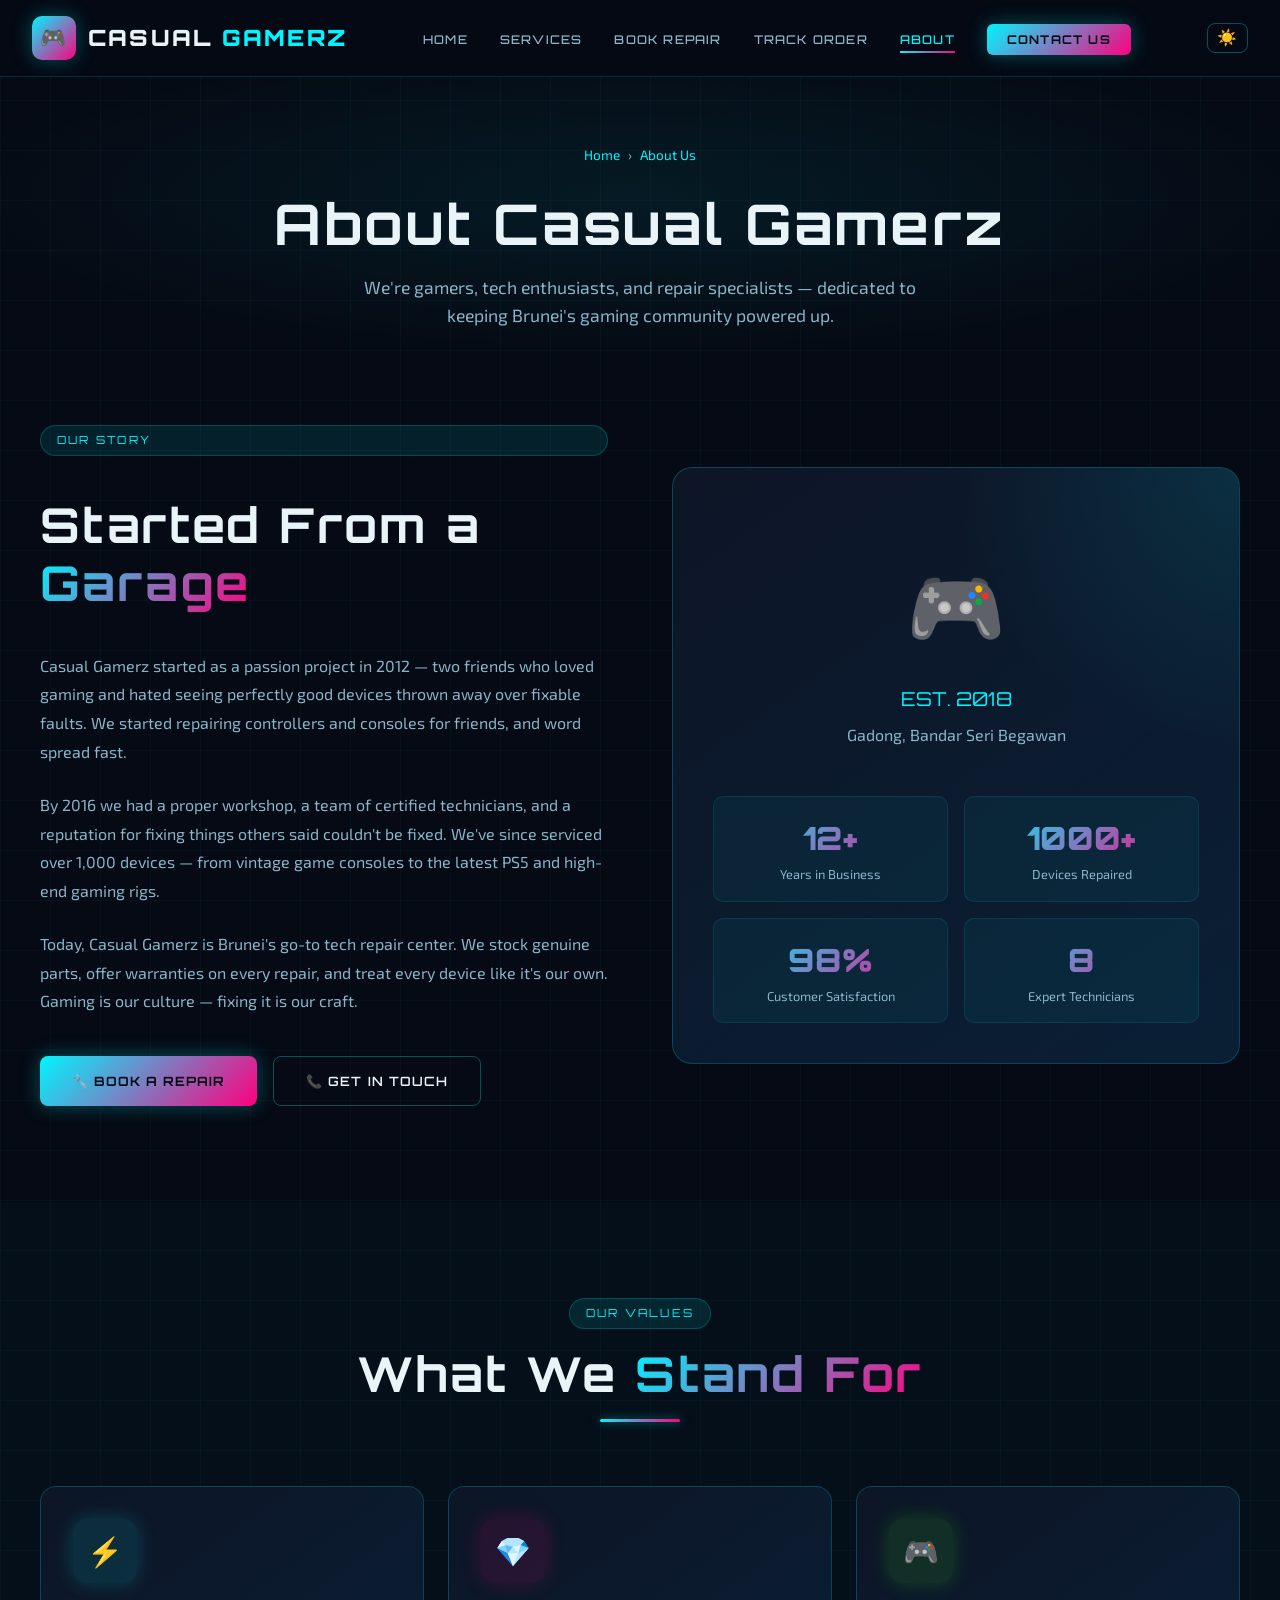
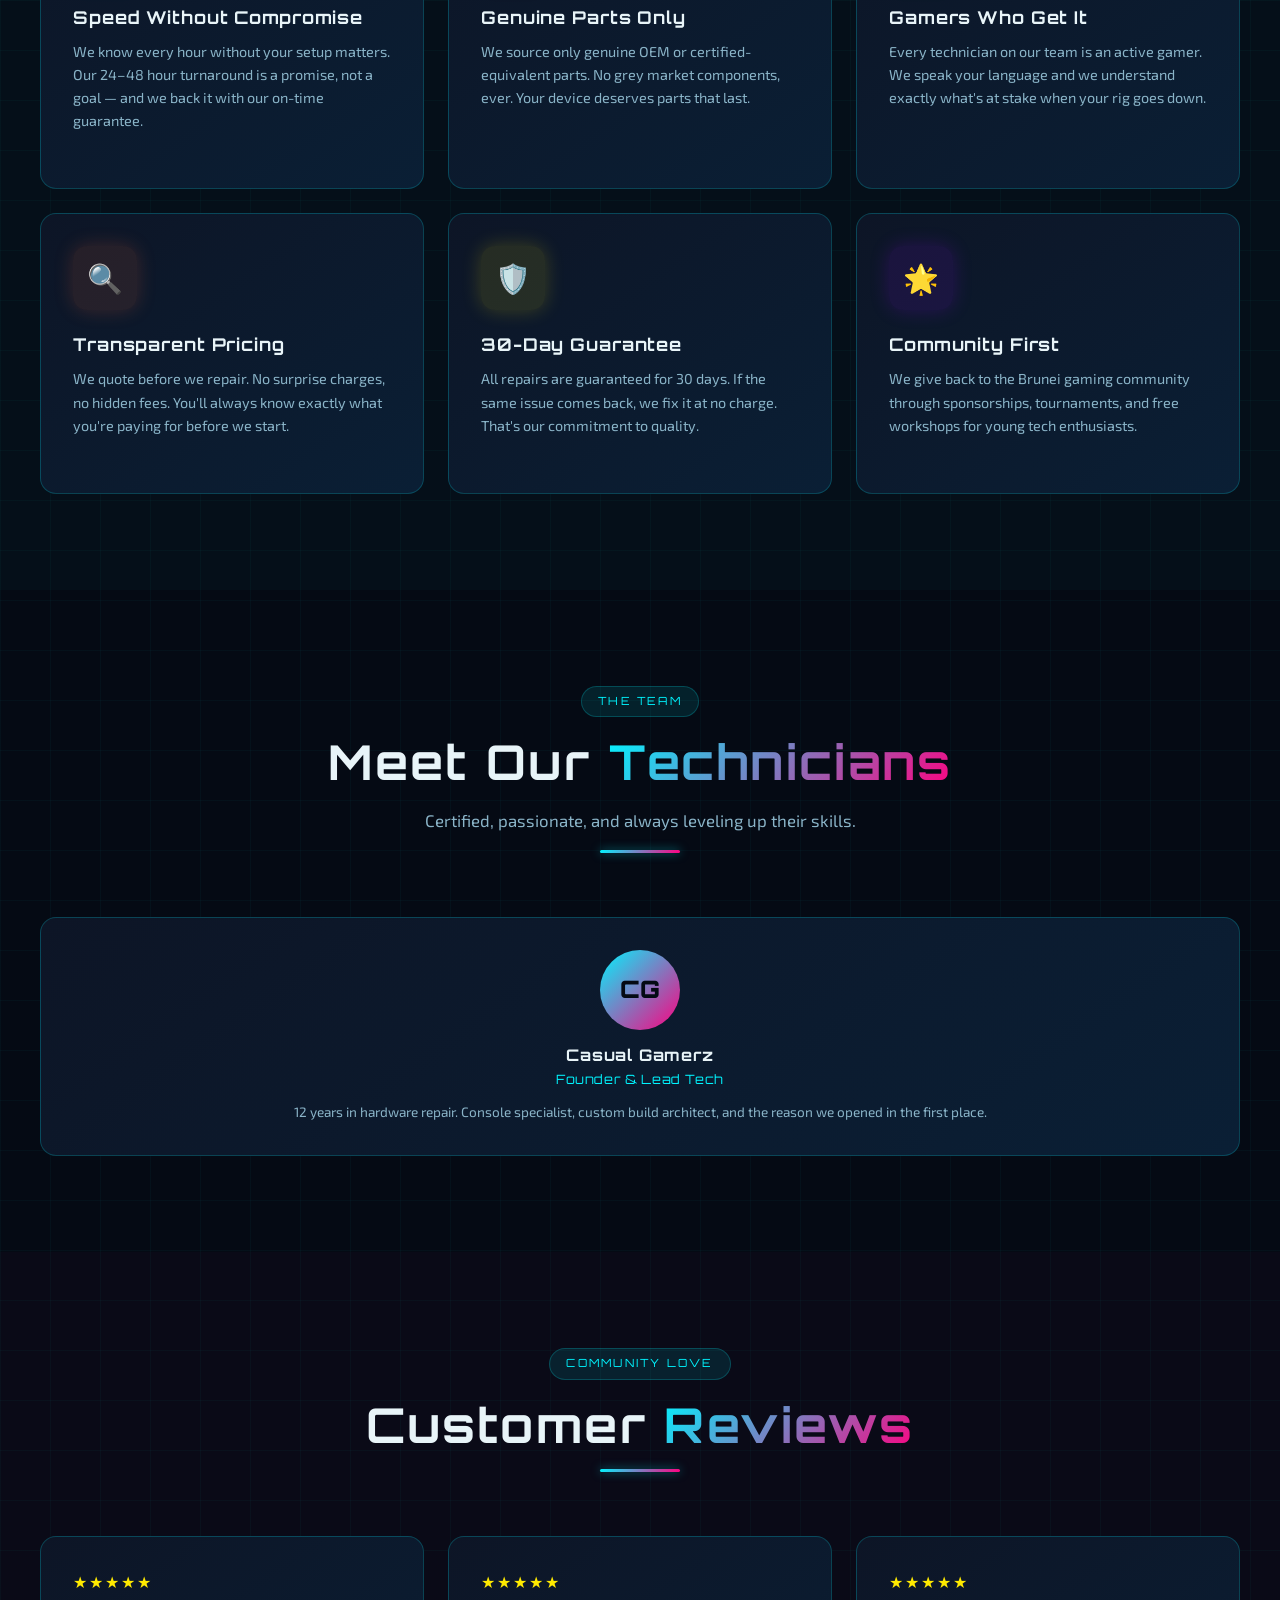
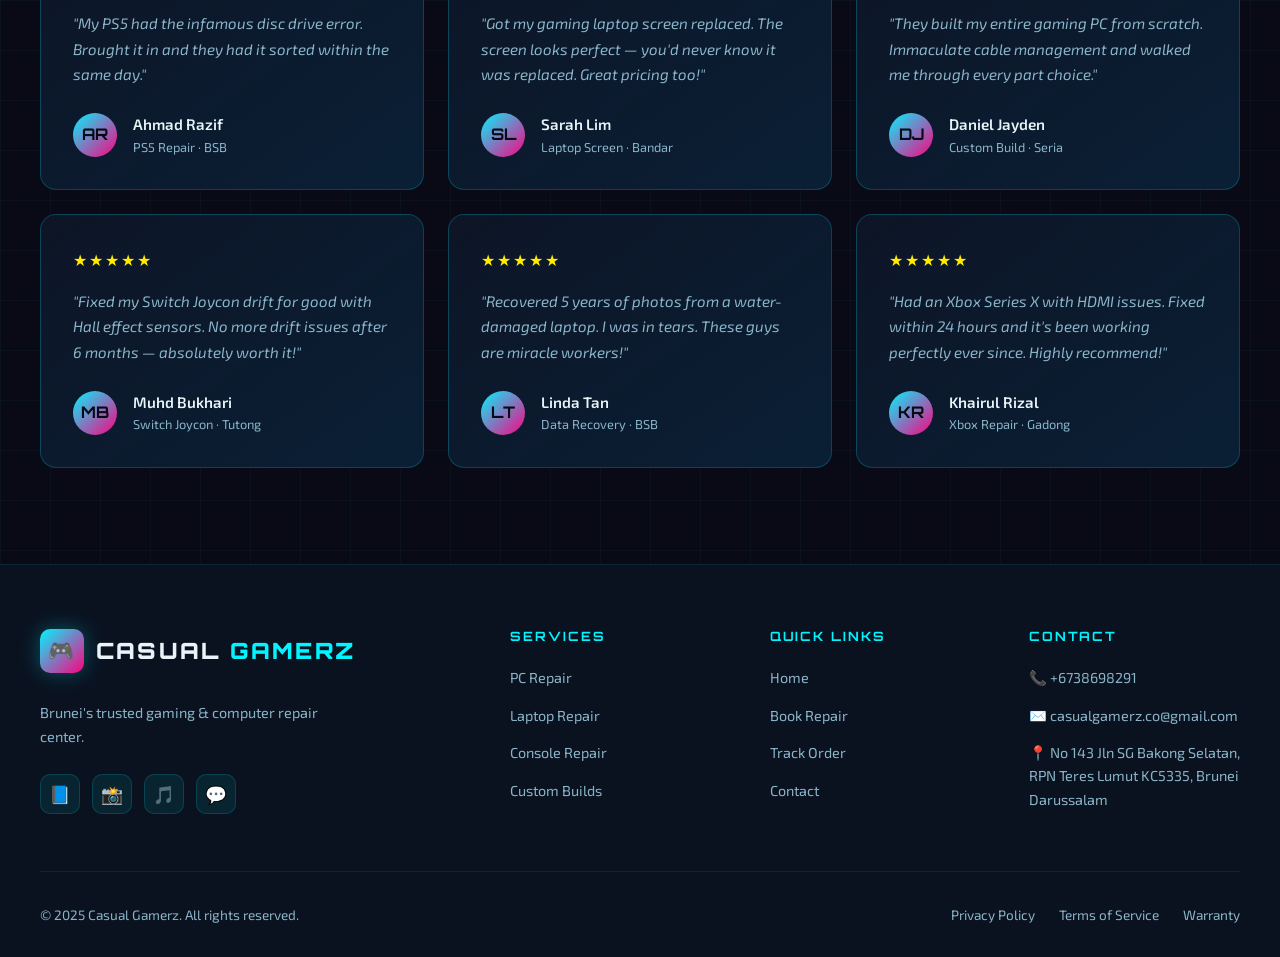
<file: pages/about.html>
<!DOCTYPE html>
<html lang="en">
<head>
  <meta charset="UTF-8" />
  <meta name="viewport" content="width=device-width, initial-scale=1.0" />
  <title>About Us — Casual Gamerz</title>
  <link rel="preconnect" href="https://fonts.googleapis.com">
  <link rel="preconnect" href="https://fonts.gstatic.com" crossorigin>
  <link href="https://fonts.googleapis.com/css2?family=Orbitron:wght@400;600;700;900&family=Exo+2:ital,wght@0,300;0,400;0,500;0,600;0,700;1,400&display=swap" rel="stylesheet">
  <link rel="stylesheet" href="../css/style.css">
  <script src="../js/content-loader.js" defer></script>
</head>
<body class="grid-bg">

  <div id="cgz-announcement" style="display:none;padding:0.6rem 1.5rem;text-align:center;font-family:var(--font-display);font-size:0.78rem;letter-spacing:0.08em;position:relative;z-index:999;"></div>

  <nav class="navbar">
    <a href="../index.html" class="logo">
      <div class="logo-icon">🎮</div>
      <div class="logo-text">CASUAL <span>GAMERZ</span></div>
    </a>
    <ul class="nav-links">
      <li><a href="../index.html">Home</a></li>
      <li><a href="services.html">Services</a></li>
      <li><a href="repair.html">Book Repair</a></li>
      <li><a href="tracking.html">Track Order</a></li>
      <li style="display:none"><a href="history.html">Repair History</a></li>
      <li><a href="about.html" class="active">About</a></li>
      <li><a href="contact.html" class="nav-cta">Contact Us</a></li>
    </ul>
    <button class="theme-toggle" id="themeToggle" aria-label="Toggle theme">☀️</button>
    <div class="hamburger"><span></span><span></span><span></span></div>
  </nav>

  <div class="page-hero">
    <div class="breadcrumb">
      <a href="../index.html">Home</a> › <span style="color:var(--neon-cyan)">About Us</span>
    </div>
    <h1>About <span class="highlight">Casual Gamerz</span></h1>
    <p><span data-cid="about.hero_desc">Founded by gamers, for gamers. We know how much your setup means — that's why we take every repair personally.</span></p>
  </div>

  <!-- OUR STORY -->
  <section class="section" style="padding-top:2rem;">
    <div class="container">
      <div class="why-grid fade-in">
        <div style="display:flex; flex-direction:column; gap:1.5rem;">
          <div class="section-tag" style="display:inline-block;">Our Story</div>
          <h2 class="section-title" style="text-align:left;">Started From a <span class="highlight">Garage</span></h2>
          <p style="color:var(--text-secondary); line-height:1.8;"><span data-cid="about.story_p1">What started as two friends fixing consoles in a garage back in 2018 has grown into Brunei's most trusted gaming repair center. We opened our first physical store in Gadong in 2020, and haven't looked back since.</span></p>
          <p style="color:var(--text-secondary); line-height:1.8;"><span data-cid="about.story_p2">We understand the frustration of a broken PC mid-tournament or a PS5 that won't turn on the week of a game launch. That's why we prioritize speed without sacrificing quality — and why we offer a 30-day warranty on every single repair.</span></p>
          <p style="color:var(--text-secondary); line-height:1.8;"><span data-cid="about.story_p3">Today, our team of 8 certified technicians handles everything from controller drift to full custom build rigs, serving thousands of satisfied customers across Brunei.</span></p>
          <div style="display:flex; gap:1rem; flex-wrap:wrap; margin-top:1rem;">
            <a href="repair.html" class="btn-primary">🔧 Book a Repair</a>
            <a href="contact.html" class="btn-secondary">📞 Get in Touch</a>
          </div>
        </div>
        <div>
          <div class="why-image-wrap">
            <div style="text-align:center; padding:2rem;">
              <div style="font-size:5rem; margin-bottom:1rem;">🎮</div>
              <div style="font-family:var(--font-display); font-size:1.2rem; color:var(--neon-cyan); margin-bottom:0.5rem;">EST. 2018</div>
              <div style="color:var(--text-secondary);">Gadong, Bandar Seri Begawan</div>
            </div>
            <div style="display:grid; grid-template-columns:1fr 1fr; gap:1rem; margin-top:1rem;">
              <div style="text-align:center; padding:1rem; background:rgba(0,245,255,0.05); border-radius:10px; border:1px solid rgba(0,245,255,0.1);">
                <div style="font-family:var(--font-display); font-size:2rem; font-weight:900; background:var(--gradient-main); -webkit-background-clip:text; -webkit-text-fill-color:transparent; background-clip:text;" data-cid="about.stat1_val">1000+</div>
                <div style="font-size:0.8rem; color:var(--text-secondary);" data-cid="about.stat1_label">Devices Repaired</div>
              </div>
              <div style="text-align:center; padding:1rem; background:rgba(0,245,255,0.05); border-radius:10px; border:1px solid rgba(0,245,255,0.1);">
                <div style="font-family:var(--font-display); font-size:2rem; font-weight:900; background:var(--gradient-main); -webkit-background-clip:text; -webkit-text-fill-color:transparent; background-clip:text;" data-cid="about.stat2_val">6 YRS</div>
                <div style="font-size:0.8rem; color:var(--text-secondary);" data-cid="about.stat2_label">In Business</div>
              </div>
              <div style="text-align:center; padding:1rem; background:rgba(0,245,255,0.05); border-radius:10px; border:1px solid rgba(0,245,255,0.1);">
                <div style="font-family:var(--font-display); font-size:2rem; font-weight:900; background:var(--gradient-main); -webkit-background-clip:text; -webkit-text-fill-color:transparent; background-clip:text;" data-cid="about.stat3_val">98%</div>
                <div style="font-size:0.8rem; color:var(--text-secondary);" data-cid="about.stat3_label">Satisfaction Rate</div>
              </div>
              <div style="text-align:center; padding:1rem; background:rgba(0,245,255,0.05); border-radius:10px; border:1px solid rgba(0,245,255,0.1);">
                <div style="font-family:var(--font-display); font-size:2rem; font-weight:900; background:var(--gradient-main); -webkit-background-clip:text; -webkit-text-fill-color:transparent; background-clip:text;">8</div>
                <div style="font-size:0.8rem; color:var(--text-secondary);">Expert Technicians</div>
              </div>
            </div>
          </div>
        </div>
      </div>
    </div>
  </section>

  <div id="cgz-slot-about-top"></div>

  <!-- VALUES -->
  <section class="section" style="background:rgba(0,245,255,0.02);">
    <div class="container">
      <div class="section-header fade-in">
        <div class="section-tag">Our Values</div>
        <h2 class="section-title">What We <span class="highlight">Stand For</span></h2>
        <div class="glow-divider"></div>
      </div>
      <div class="services-grid" id="grid-about-values"></div>
    </div>
  </section>

  <div id="cgz-slot-about-after-values"></div>

  <!-- TEAM -->
  <section class="section" id="team">
    <div class="container">
      <div class="section-header fade-in">
        <div class="section-tag">The Team</div>
        <h2 class="section-title">Meet Our <span class="highlight">Technicians</span></h2>
        <p class="section-desc">Certified, passionate, and always leveling up their skills.</p>
        <div class="glow-divider"></div>
      </div>

      <div id="grid-about-team" style="display:grid; grid-template-columns:repeat(auto-fit, minmax(220px, 1fr)); gap:1.5rem;"></div>
    </div>
  </section>

  <div id="cgz-slot-about-after-team"></div>

  <!-- REVIEWS -->
  <section class="section" id="reviews" style="background:rgba(255,0,128,0.02);">
    <div class="container">
      <div class="section-header fade-in">
        <div class="section-tag">Community Love</div>
        <h2 class="section-title">Customer <span class="highlight">Reviews</span></h2>
        <div class="glow-divider"></div>
      </div>

      <div class="testimonials-grid" id="grid-about-reviews"></div>
    </div>
  </section>

  <div id="cgz-slot-about-after-reviews"></div>

  <footer>
    <div class="footer-grid">
      <div class="footer-brand">
        <a href="../index.html" class="logo" style="margin-bottom:0.75rem; display:inline-flex;">
          <div class="logo-icon">🎮</div>
          <div class="logo-text">CASUAL <span>GAMERZ</span></div>
        </a>
        <p>Brunei's trusted gaming & computer repair center.</p>
        <div class="social-links">
          <a href="#" class="social-link">📘</a><a href="#" class="social-link">📸</a>
          <a href="#" class="social-link">🎵</a><a href="#" class="social-link">💬</a>
        </div>
      </div>
      <div class="footer-col"><h4>Services</h4><ul>
        <li><a href="services.html#pc-repair">PC Repair</a></li>
        <li><a href="services.html#laptop-repair">Laptop Repair</a></li>
        <li><a href="services.html#console-repair">Console Repair</a></li>
        <li><a href="services.html#custom-build">Custom Builds</a></li>
      </ul></div>
      <div class="footer-col"><h4>Quick Links</h4><ul>
        <li><a href="../index.html">Home</a></li>
        <li><a href="repair.html">Book Repair</a></li>
        <li><a href="tracking.html">Track Order</a></li>
      <li style="display:none"><a href="history.html">Repair History</a></li>
        <li><a href="contact.html">Contact</a></li>
      </ul></div>
      <div class="footer-col"><h4>Contact</h4><ul>
        <li><a href="tel:+6738698291" data-cid-href="global.phone_tel"><span data-cid="global.phone">📞 +6738698291</span></a></li>
        <li><a href="mailto:casualgamerz.co@gmail.com" data-cid-href="global.email_mailto"><span data-cid="global.email">✉️ casualgamerz.co@gmail.com</span></a></li>
        <li><a href="contact.html"><span data-cid="global.address_short">📍 No 143 Jln SG Bakong Selatan, RPN Teres Lumut KC5335, Brunei Darussalam</span></a></li>
      </ul></div>
    </div>
    <div class="footer-bottom">
      <p>© 2025 Casual Gamerz. All rights reserved.</p>
      <div class="footer-bottom-links">
        <a href="privacy.html">Privacy Policy</a>
        <a href="terms.html">Terms of Service</a>
        <a href="warranty.html">Warranty</a>
      </div>
    </div>
  </footer>

  
  
  <script src="../js/theme.js"></script>
  <script src="../js/main.js"></script>

</body>
</html>
</file>
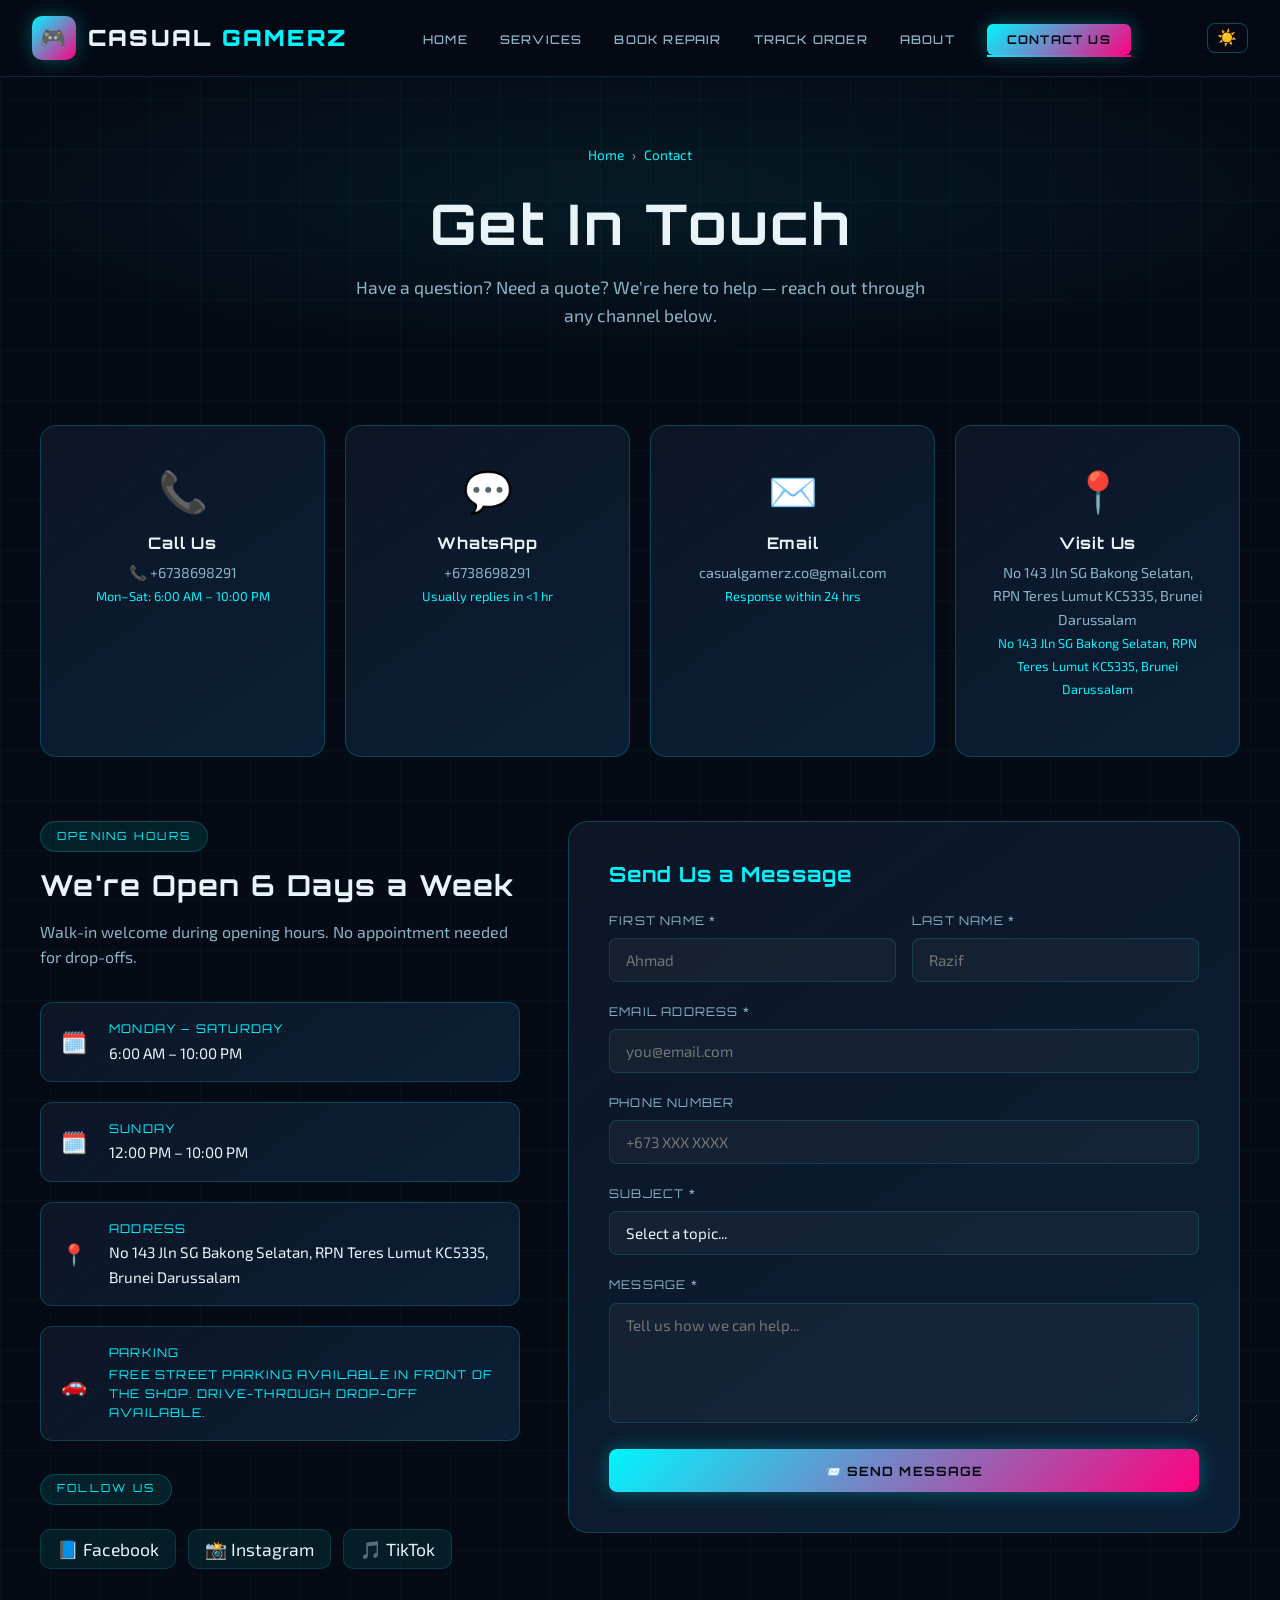
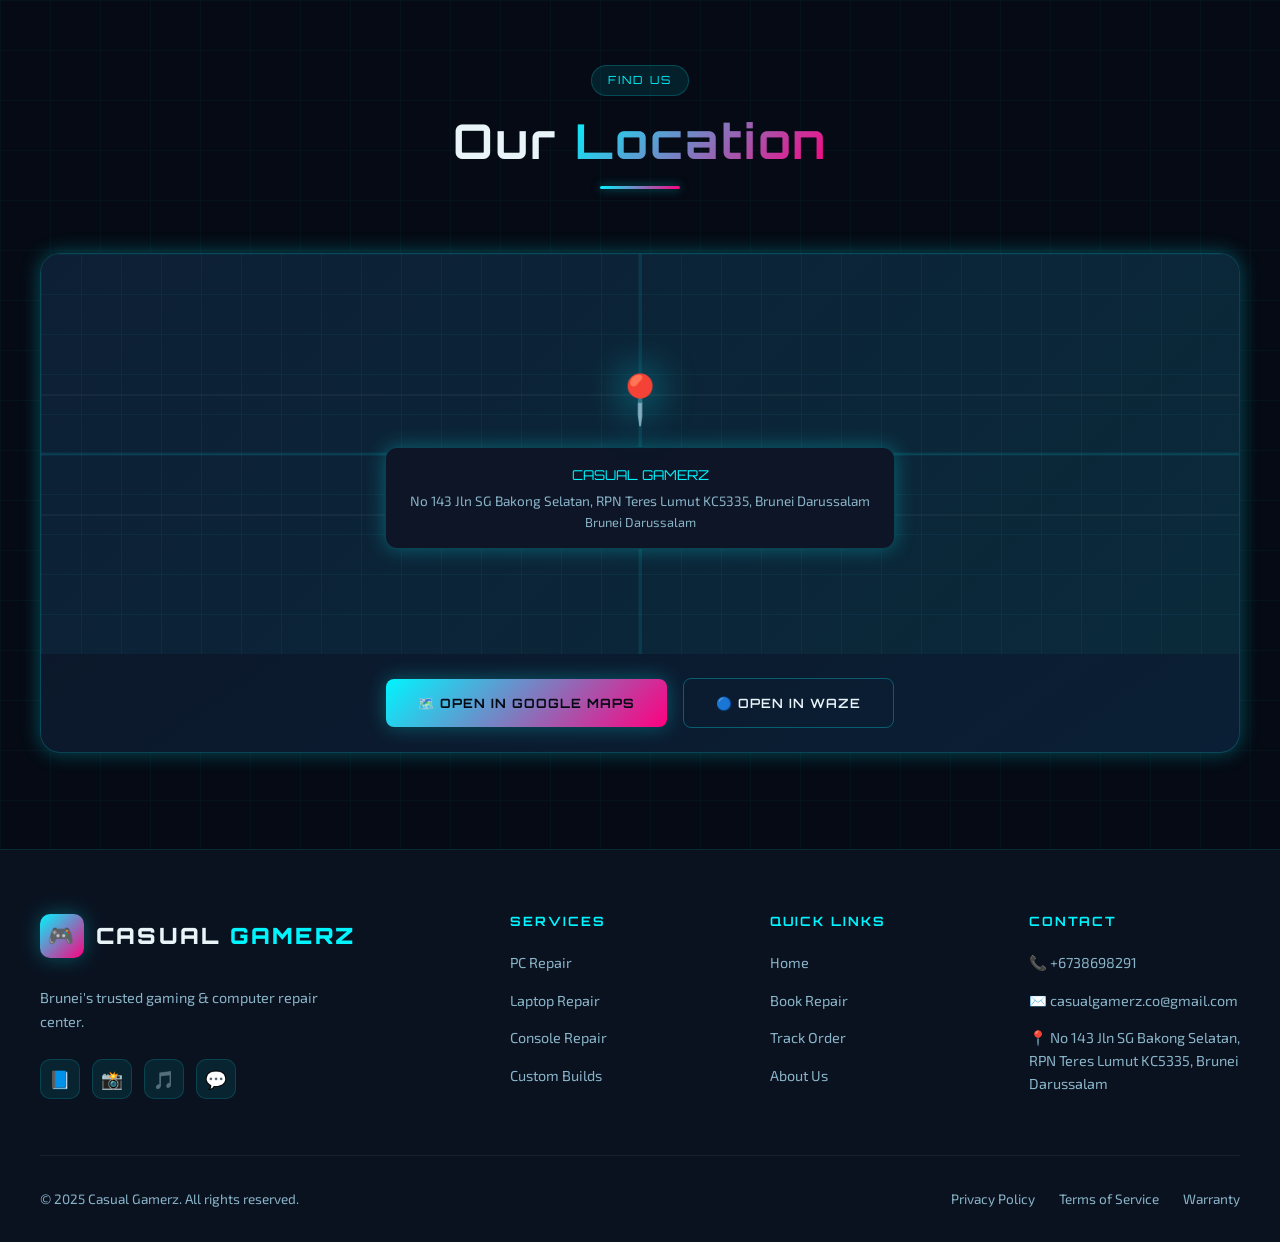
<file: pages/contact.html>
<!DOCTYPE html>
<html lang="en">
<head>
  <meta charset="UTF-8" />
  <meta name="viewport" content="width=device-width, initial-scale=1.0" />
  <title>Contact Us — Casual Gamerz</title>
  <link rel="preconnect" href="https://fonts.googleapis.com">
  <link rel="preconnect" href="https://fonts.gstatic.com" crossorigin>
  <link href="https://fonts.googleapis.com/css2?family=Orbitron:wght@400;600;700;900&family=Exo+2:ital,wght@0,300;0,400;0,500;0,600;0,700;1,400&display=swap" rel="stylesheet">
  <link rel="stylesheet" href="../css/style.css">
  <script src="../js/content-loader.js" defer></script>
</head>
<body class="grid-bg">

  <div id="cgz-announcement" style="display:none;padding:0.6rem 1.5rem;text-align:center;font-family:var(--font-display);font-size:0.78rem;letter-spacing:0.08em;position:relative;z-index:999;"></div>

  <nav class="navbar">
    <a href="../index.html" class="logo">
      <div class="logo-icon">🎮</div>
      <div class="logo-text">CASUAL <span>GAMERZ</span></div>
    </a>
    <ul class="nav-links">
      <li><a href="../index.html">Home</a></li>
      <li><a href="services.html">Services</a></li>
      <li><a href="repair.html">Book Repair</a></li>
      <li><a href="tracking.html">Track Order</a></li>
      <li style="display:none"><a href="history.html">Repair History</a></li>
      <li><a href="about.html">About</a></li>
      <li><a href="contact.html" class="nav-cta active">Contact Us</a></li>
    </ul>
    <button class="theme-toggle" id="themeToggle" aria-label="Toggle theme">☀️</button>
    <div class="hamburger"><span></span><span></span><span></span></div>
  </nav>

  <div class="page-hero">
    <div class="breadcrumb">
      <a href="../index.html">Home</a> › <span style="color:var(--neon-cyan)">Contact</span>
    </div>
    <h1><span data-cid="contact.hero_title">Get In</span> <span class="highlight">Touch</span></h1>
    <p><span data-cid="contact.hero_desc">Have a question? Need a quote? We're here to help — reach out through any channel below.</span></p>
  </div>

  <section class="section" style="padding-top:2rem;">
    <div class="container">

      <!-- Contact Cards -->
      <div style="display:grid; grid-template-columns:repeat(auto-fit, minmax(min(220px,100%), 1fr)); gap:1.25rem; margin-bottom:4rem;" class="fade-in">
        <a href="tel:+6731234567" class="service-card" style="text-align:center;">
          <div style="font-size:2.5rem; margin-bottom:0.75rem;">📞</div>
          <h3 style="font-size:1rem; margin-bottom:0.5rem;">Call Us</h3>
          <p style="font-size:0.9rem;"><span data-cid="global.phone">+6738698291</span><br><span data-cid="global.hours_weekday" style="font-size:0.8rem; color:var(--neon-cyan);">Mon–Sat: 6:00 AM – 10:00 PM</span></p>
        </a>
        <a href="https://wa.me/+6738698291" class="service-card" style="text-align:center;" target="_blank" rel="noopener">
          <div style="font-size:2.5rem; margin-bottom:0.75rem;">💬</div>
          <h3 style="font-size:1rem; margin-bottom:0.5rem;">WhatsApp</h3>
          <p style="font-size:0.9rem;">+6738698291<br><span style="font-size:0.8rem; color:var(--neon-cyan);">Usually replies in &lt;1 hr</span></p>
        </a>
        <a href="mailto:casualgamerz.co@gmail.com" class="service-card" style="text-align:center;">
          <div style="font-size:2.5rem; margin-bottom:0.75rem;">✉️</div>
          <h3 style="font-size:1rem; margin-bottom:0.5rem;">Email</h3>
          <p style="font-size:0.9rem;">casualgamerz.co@gmail.com<br><span style="font-size:0.8rem; color:var(--neon-cyan);">Response within 24 hrs</span></p>
        </a>
        <a href="#map" class="service-card" style="text-align:center;">
          <div style="font-size:2.5rem; margin-bottom:0.75rem;">📍</div>
          <h3 style="font-size:1rem; margin-bottom:0.5rem;">Visit Us</h3>
          <p style="font-size:0.9rem;">No 143 Jln SG Bakong Selatan, RPN Teres Lumut KC5335, Brunei Darussalam<br><span style="font-size:0.8rem; color:var(--neon-cyan);">No 143 Jln SG Bakong Selatan, RPN Teres Lumut KC5335, Brunei Darussalam</span></p>
        </a>
      </div>

      <!-- Contact Form + Info -->
      <div class="contact-grid fade-in">
        <div class="contact-info">
          <div class="section-tag" style="display:inline-block; margin-bottom:1rem;">Opening Hours</div>
          <h3>We're Open <span class="highlight">6 Days</span> a Week</h3>
          <p data-cid="contact.walkin_text">Walk-in welcome during opening hours. No appointment needed for drop-offs.</p>

          <div class="contact-details">
            <div class="contact-item">
              <span class="contact-item-icon">🗓️</span>
              <div class="contact-item-text">
                <span data-cid="global.hours_weekday_label">Monday – Saturday</span>
                <p data-cid="global.hours_weekday_time">6:00 AM – 10:00 PM</p>
              </div>
            </div>
            <div class="contact-item">
              <span class="contact-item-icon">🗓️</span>
              <div class="contact-item-text">
                <span data-cid="global.hours_weekend_label">Sunday</span>
                <p data-cid="global.hours_weekend_time">12:00 PM – 10:00 PM</p>
              </div>
            </div>
            <div class="contact-item">
              <span class="contact-item-icon">📍</span>
              <div class="contact-item-text">
                <span>Address</span>
                <p data-cid="global.address">No 143 Jln SG Bakong Selatan, RPN Teres Lumut KC5335, Brunei Darussalam<br>No 143 Jln SG Bakong Selatan, RPN Teres Lumut KC5335, Brunei Darussalam<br>Brunei Darussalam</p>
              </div>
            </div>
            <div class="contact-item">
              <span class="contact-item-icon">🚗</span>
              <div class="contact-item-text">
                <span>Parking</span>
                <p><span data-cid="contact.parking_info">No 143 Jln SG Bakong Selatan, RPN Teres Lumut KC5335, Brunei Darussalam</span></p>
              </div>
            </div>
          </div>

          <!-- Social -->
          <div style="margin-top:2rem;">
            <div class="section-tag" style="display:inline-block; margin-bottom:1rem;">Follow Us</div>
            <div style="display:flex; gap:0.75rem; flex-wrap:wrap; margin-top:0.5rem;">
              <a href="#" class="social-link" aria-label="Facebook" style="width:auto; padding:0.5rem 1rem; gap:0.5rem; display:flex; align-items:center;">📘 Facebook</a>
              <a href="#" class="social-link" aria-label="Instagram" style="width:auto; padding:0.5rem 1rem; gap:0.5rem; display:flex; align-items:center;">📸 Instagram</a>
              <a href="#" class="social-link" aria-label="TikTok" style="width:auto; padding:0.5rem 1rem; gap:0.5rem; display:flex; align-items:center;">🎵 TikTok</a>
            </div>
          </div>
        </div>

        <div class="contact-form-wrap">
          <h3>Send Us a Message</h3>
          <form id="contactForm" style="margin-top:1.5rem;">
            <div class="form-row">
              <div class="form-group">
                <label for="cFirstName">First Name *</label>
                <input type="text" id="cFirstName" name="firstName" placeholder="Ahmad" required>
              </div>
              <div class="form-group">
                <label for="cLastName">Last Name *</label>
                <input type="text" id="cLastName" name="lastName" placeholder="Razif" required>
              </div>
            </div>
            <div class="form-group">
              <label for="cEmail">Email Address *</label>
              <input type="email" id="cEmail" name="email" placeholder="you@email.com" required>
            </div>
            <div class="form-group">
              <label for="cPhone">Phone Number</label>
              <input type="tel" id="cPhone" name="phone" placeholder="+673 XXX XXXX">
            </div>
            <div class="form-group">
              <label for="cSubject">Subject *</label>
              <select id="cSubject" name="subject" required>
                <option value="" disabled selected>Select a topic...</option>
                <option>General Inquiry</option>
                <option>Repair Quote Request</option>
                <option>Custom PC Build Query</option>
                <option>Track an Order</option>
                <option>Warranty Claim</option>
                <option>Complaint / Feedback</option>
                <option>Partnership / Business</option>
                <option>Other</option>
              </select>
            </div>
            <div class="form-group">
              <label for="cMessage">Message *</label>
              <textarea id="cMessage" name="message" rows="5" placeholder="Tell us how we can help..." required></textarea>
            </div>
            <button type="submit" class="btn-primary" style="width:100%; justify-content:center;">
              📨 Send Message
            </button>
          </form>
        </div>
      </div>
    </div>
  </section>

  <div id="cgz-slot-contact-top"></div>

  <!-- MAP SECTION -->
  <section class="section" id="map" style="padding-top:0;">
    <div class="container fade-in">
      <div class="section-header">
        <div class="section-tag">Find Us</div>
        <h2 class="section-title">Our <span class="highlight">Location</span></h2>
        <div class="glow-divider"></div>
      </div>
      <div style="background:var(--gradient-card); border:var(--border-glow); border-radius:20px; overflow:hidden; box-shadow:var(--shadow-cyan);">
        <!-- Map embed placeholder styled as a map -->
        <div style="background:linear-gradient(135deg,#0d1f35 0%, #0a2a3a 100%); height:400px; position:relative; display:flex; align-items:center; justify-content:center; flex-direction:column; gap:1rem;">
          <div style="position:absolute; inset:0; background-image: linear-gradient(rgba(0,245,255,0.05) 1px, transparent 1px), linear-gradient(90deg, rgba(0,245,255,0.05) 1px, transparent 1px); background-size:40px 40px;"></div>
          <!-- Roads pattern -->
          <div style="position:absolute; top:50%; left:0; right:0; height:3px; background:rgba(0,245,255,0.1); transform:translateY(-50%);"></div>
          <div style="position:absolute; left:50%; top:0; bottom:0; width:3px; background:rgba(0,245,255,0.1); transform:translateX(-50%);"></div>
          <div style="position:absolute; top:35%; left:0; right:0; height:2px; background:rgba(255,255,255,0.04);"></div>
          <div style="position:absolute; top:65%; left:0; right:0; height:2px; background:rgba(255,255,255,0.04);"></div>
          <!-- Pin -->
          <div style="position:relative; z-index:1; text-align:center;">
            <div style="font-size:3rem; filter:drop-shadow(0 0 20px rgba(0,245,255,0.8));">📍</div>
            <div style="background:var(--dark-card); border:var(--border-glow); border-radius:12px; padding:1rem 1.5rem; margin-top:0.75rem; box-shadow:var(--shadow-cyan);">
              <div style="font-family:var(--font-display); font-size:0.85rem; color:var(--neon-cyan); margin-bottom:0.25rem;">CASUAL GAMERZ</div>
              <div style="font-size:0.85rem; color:var(--text-secondary);"><span data-cid="global.address_map1">No 143 Jln SG Bakong Selatan, RPN Teres Lumut KC5335, Brunei Darussalam</span></div>
              <div style="font-size:0.8rem; color:var(--text-secondary);"><span data-cid="global.address_map2">Brunei Darussalam</span></div>
            </div>
          </div>
        </div>
        <div style="padding:1.5rem; display:flex; gap:1rem; flex-wrap:wrap; align-items:center; justify-content:center;">
          <a href="https://maps.app.goo.gl/iFd4Spih7ty9eK7aA" target="_blank" rel="noopener" class="btn-primary">
            🗺️ Open in Google Maps
          </a>
          <a href="https://www.waze.com/ul?q=Times+Square+Gadong+Brunei" target="_blank" rel="noopener" class="btn-secondary">
            🔵 Open in Waze
          </a>
        </div>
      </div>
    </div>
  </section>

  <div id="cgz-slot-contact-bottom"></div>

  <footer>
    <div class="footer-grid">
      <div class="footer-brand">
        <a href="../index.html" class="logo" style="margin-bottom:0.75rem; display:inline-flex;">
          <div class="logo-icon">🎮</div>
          <div class="logo-text">CASUAL <span>GAMERZ</span></div>
        </a>
        <p>Brunei's trusted gaming & computer repair center.</p>
        <div class="social-links">
          <a href="#" class="social-link">📘</a><a href="#" class="social-link">📸</a>
          <a href="#" class="social-link">🎵</a><a href="#" class="social-link">💬</a>
        </div>
      </div>
      <div class="footer-col"><h4>Services</h4><ul>
        <li><a href="services.html#pc-repair">PC Repair</a></li>
        <li><a href="services.html#laptop-repair">Laptop Repair</a></li>
        <li><a href="services.html#console-repair">Console Repair</a></li>
        <li><a href="services.html#custom-build">Custom Builds</a></li>
      </ul></div>
      <div class="footer-col"><h4>Quick Links</h4><ul>
        <li><a href="../index.html">Home</a></li>
        <li><a href="repair.html">Book Repair</a></li>
        <li><a href="tracking.html">Track Order</a></li>
      <li style="display:none"><a href="history.html">Repair History</a></li>
        <li><a href="about.html">About Us</a></li>
      </ul></div>
      <div class="footer-col"><h4>Contact</h4><ul>
        <li><a href="tel:+6738698291" data-cid-href="global.phone_tel"><span data-cid="global.phone">📞 +6738698291</span></a></li>
        <li><a href="mailto:casualgamerz.co@gmail.com" data-cid-href="global.email_mailto"><span data-cid="global.email">✉️ casualgamerz.co@gmail.com</span></a></li>
        <li><a href="#map"><span data-cid="global.address_short">📍 No 143 Jln SG Bakong Selatan, RPN Teres Lumut KC5335, Brunei Darussalam</span></a></li>
      </ul></div>
    </div>
    <div class="footer-bottom">
      <p>© 2025 Casual Gamerz. All rights reserved.</p>
      <div class="footer-bottom-links">
        <a href="privacy.html">Privacy Policy</a>
        <a href="terms.html">Terms of Service</a>
        <a href="warranty.html">Warranty</a>
      </div>
    </div>
  </footer>

  
  
  <script src="../js/theme.js"></script>
  <script src="../js/main.js"></script>
</body>
</html>
</file>
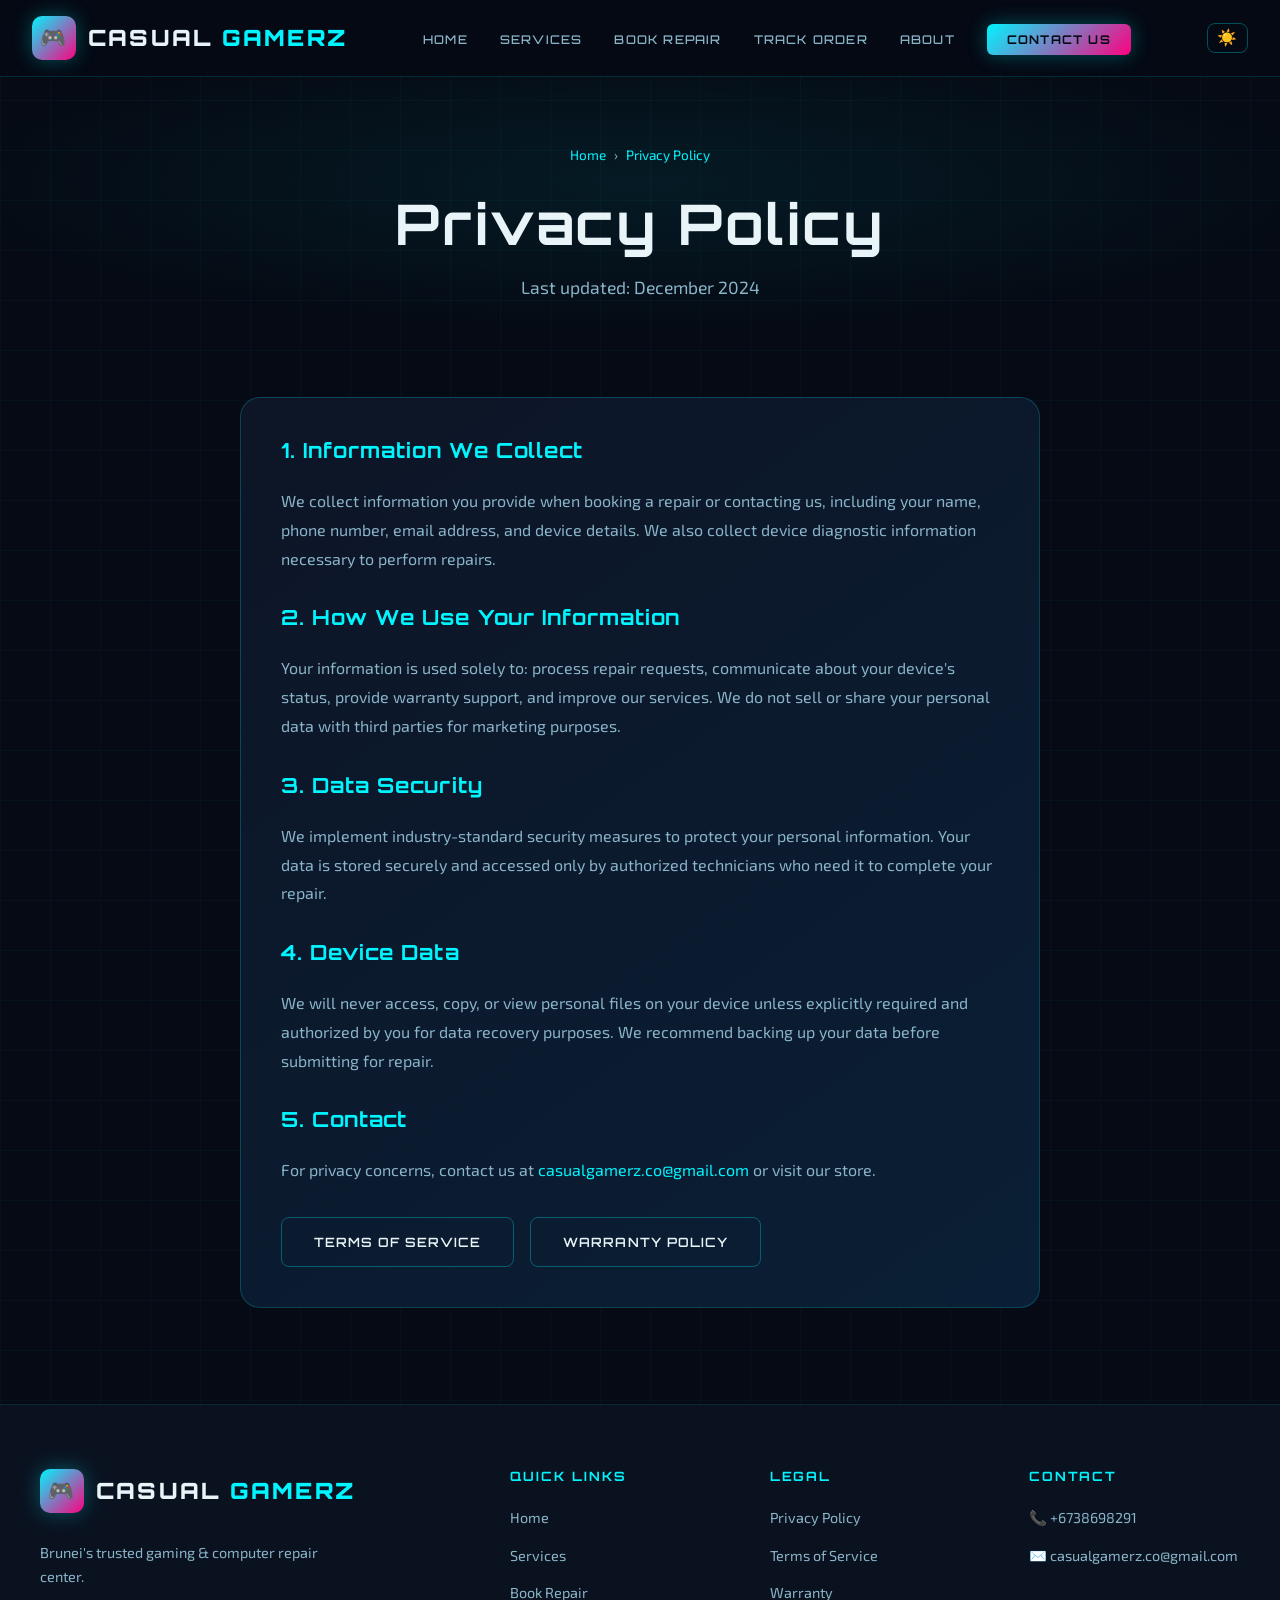
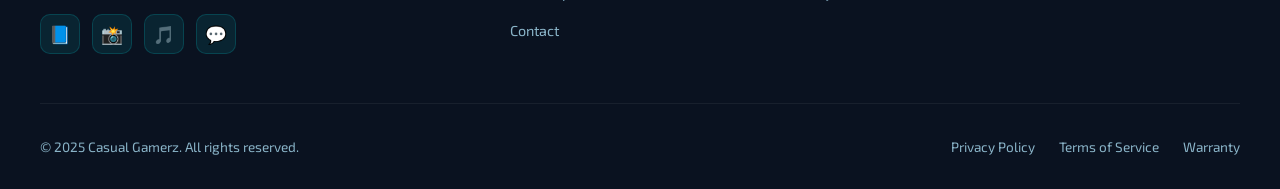
<file: pages/privacy.html>
<!DOCTYPE html>
<html lang="en">
<head>
  <meta charset="UTF-8" />
  <meta name="viewport" content="width=device-width, initial-scale=1.0" />
  <title>Privacy Policy — Casual Gamerz</title>
  <link rel="preconnect" href="https://fonts.googleapis.com">
  <link rel="preconnect" href="https://fonts.gstatic.com" crossorigin>
  <link href="https://fonts.googleapis.com/css2?family=Orbitron:wght@400;600;700;900&family=Exo+2:ital,wght@0,300;0,400;0,500;0,600;0,700;1,400&display=swap" rel="stylesheet">
  <link rel="stylesheet" href="../css/style.css">
</head>
<body class="grid-bg">
  <div id="cgz-announcement" style="display:none;padding:0.6rem 1.5rem;text-align:center;font-family:var(--font-display);font-size:0.78rem;letter-spacing:0.08em;position:relative;z-index:999;"></div>

  <nav class="navbar">
    <a href="../index.html" class="logo">
      <div class="logo-icon">🎮</div>
      <div class="logo-text">CASUAL <span>GAMERZ</span></div>
    </a>
    <ul class="nav-links">
      <li><a href="../index.html">Home</a></li>
      <li><a href="services.html">Services</a></li>
      <li><a href="repair.html">Book Repair</a></li>
      <li><a href="tracking.html">Track Order</a></li>
      <li style="display:none"><a href="history.html">Repair History</a></li>
      <li><a href="about.html">About</a></li>
      <li><a href="contact.html" class="nav-cta">Contact Us</a></li>
    </ul>
    <button class="theme-toggle" id="themeToggle" aria-label="Toggle theme">☀️</button>
    <div class="hamburger"><span></span><span></span><span></span></div>
  </nav>

  <div class="page-hero">
    <div class="breadcrumb"><a href="../index.html">Home</a> › <span style="color:var(--neon-cyan)">Privacy Policy</span></div>
    <h1>Privacy <span class="highlight">Policy</span></h1>
    <p>Last updated: December 2024</p>
  </div>

  <section class="section" style="padding-top:2rem;">
    <div class="container" style="max-width:800px;">
      <div class="contact-form-wrap fade-in">
        <h3>1. Information We Collect</h3>
        <p style="color:var(--text-secondary); margin:1rem 0; line-height:1.8;">We collect information you provide when booking a repair or contacting us, including your name, phone number, email address, and device details. We also collect device diagnostic information necessary to perform repairs.</p>

        <h3 style="margin-top:2rem;">2. How We Use Your Information</h3>
        <p style="color:var(--text-secondary); margin:1rem 0; line-height:1.8;">Your information is used solely to: process repair requests, communicate about your device's status, provide warranty support, and improve our services. We do not sell or share your personal data with third parties for marketing purposes.</p>

        <h3 style="margin-top:2rem;">3. Data Security</h3>
        <p style="color:var(--text-secondary); margin:1rem 0; line-height:1.8;">We implement industry-standard security measures to protect your personal information. Your data is stored securely and accessed only by authorized technicians who need it to complete your repair.</p>

        <h3 style="margin-top:2rem;">4. Device Data</h3>
        <p style="color:var(--text-secondary); margin:1rem 0; line-height:1.8;">We will never access, copy, or view personal files on your device unless explicitly required and authorized by you for data recovery purposes. We recommend backing up your data before submitting for repair.</p>

        <h3 style="margin-top:2rem;">5. Contact</h3>
        <p style="color:var(--text-secondary); margin:1rem 0; line-height:1.8;">For privacy concerns, contact us at <a href="mailto:casualgamerz.co@gmail.com" style="color:var(--neon-cyan);">casualgamerz.co@gmail.com</a> or visit our store.</p>

        <div style="margin-top:2rem; display:flex; gap:1rem; flex-wrap:wrap;">
          <a href="terms.html" class="btn-secondary">Terms of Service</a>
          <a href="warranty.html" class="btn-secondary">Warranty Policy</a>
        </div>
      </div>
    </div>
  </section>

  <footer>
    <div class="footer-grid">
      <div class="footer-brand">
        <a href="../index.html" class="logo" style="margin-bottom:0.75rem; display:inline-flex;"><div class="logo-icon">🎮</div><div class="logo-text">CASUAL <span>GAMERZ</span></div></a>
        <p>Brunei's trusted gaming & computer repair center.</p>
        <div class="social-links"><a href="#" class="social-link">📘</a><a href="#" class="social-link">📸</a><a href="#" class="social-link">🎵</a><a href="#" class="social-link">💬</a></div>
      </div>
      <div class="footer-col"><h4>Quick Links</h4><ul><li><a href="../index.html">Home</a></li><li><a href="services.html">Services</a></li><li><a href="repair.html">Book Repair</a></li><li><a href="contact.html">Contact</a></li></ul></div>
      <div class="footer-col"><h4>Legal</h4><ul><li><a href="privacy.html">Privacy Policy</a></li><li><a href="terms.html">Terms of Service</a></li><li><a href="warranty.html">Warranty</a></li></ul></div>
      <div class="footer-col"><h4>Contact</h4><ul><li><a href="tel:+6738698291" data-cid-href="global.phone_tel"><span data-cid="global.phone">📞 +6738698291</span></a></li><li><a href="mailto:" data-cid-href="global.email_mailto"><span data-cid="global.email">✉️ casualgamerz.co@gmail.com</span></a></li></ul></div>
    </div>
    <div class="footer-bottom"><p>© 2025 Casual Gamerz. All rights reserved.</p><div class="footer-bottom-links"><a href="privacy.html">Privacy Policy</a><a href="terms.html">Terms of Service</a><a href="warranty.html">Warranty</a></div></div>
  </footer>
  
  
  <script src="../js/theme.js"></script>
  <script src="../js/main.js"></script>
</body>
</html>
</file>
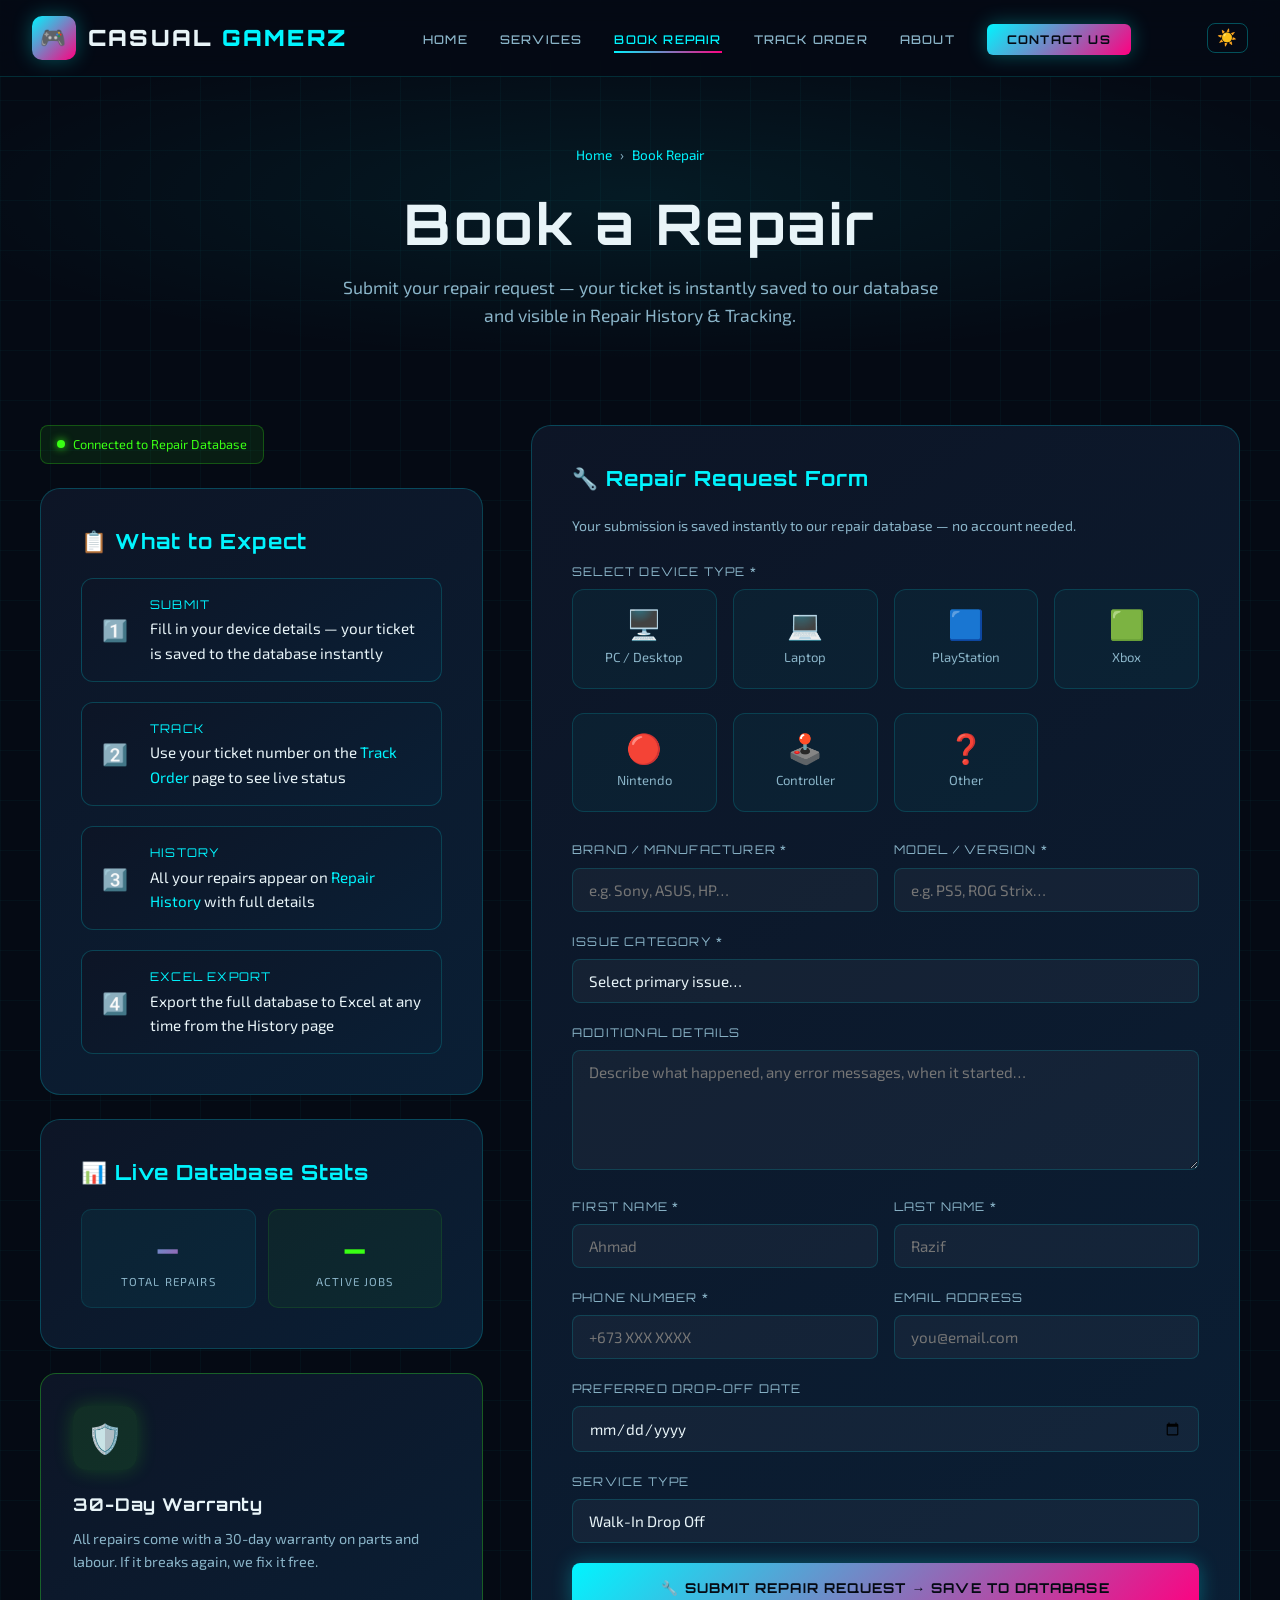
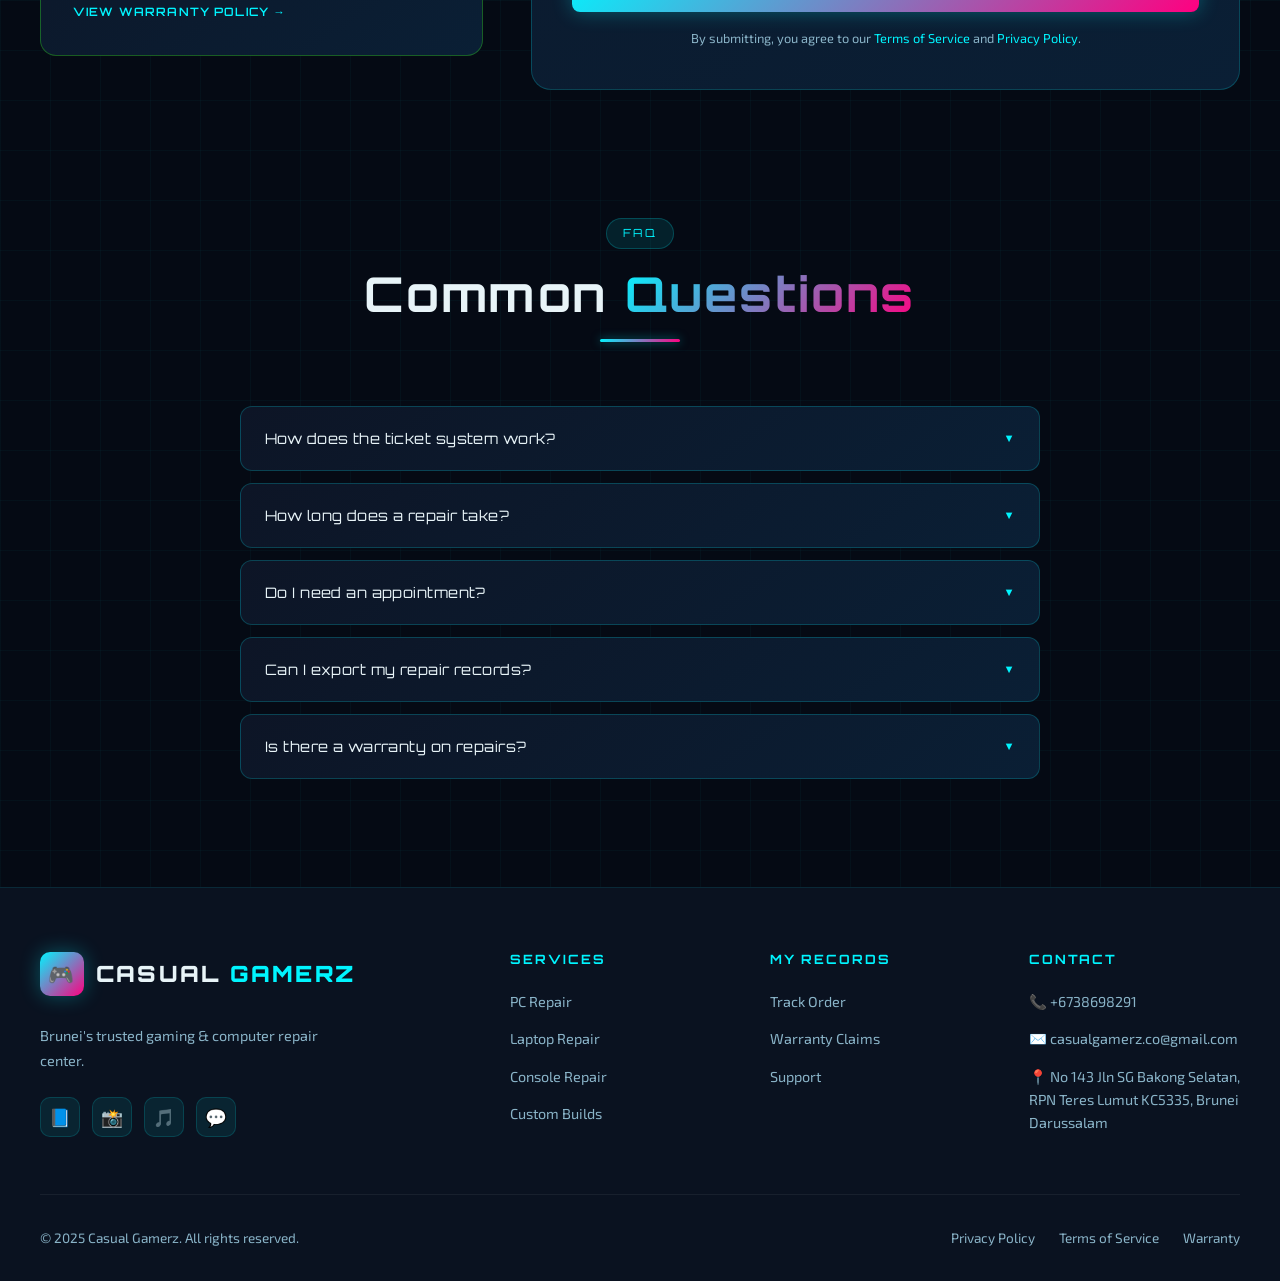
<file: pages/repair.html>
<!DOCTYPE html>
<html lang="en">
<head>
  <meta charset="UTF-8" />
  <meta name="viewport" content="width=device-width, initial-scale=1.0" />
  <title>Book a Repair — Casual Gamerz</title>
  <link rel="preconnect" href="https://fonts.googleapis.com">
  <link rel="preconnect" href="https://fonts.gstatic.com" crossorigin>
  <link href="https://fonts.googleapis.com/css2?family=Orbitron:wght@400;600;700;900&family=Exo+2:ital,wght@0,300;0,400;0,500;0,600;0,700;1,400&display=swap" rel="stylesheet">
  <link rel="stylesheet" href="../css/style.css">
  <script src="../js/content-loader.js" defer></script>
  <style>
    /* ── Fix optgroup labels in dark mode ── */
    select option, select optgroup {
      background-color: #0a0f1e;
      color: #e2e8f0;
    }
    select optgroup {
      color: #00f5ff;
      font-weight: 700;
    }
    .ticket-modal-overlay {
      position:fixed; inset:0; background:rgba(5,10,20,0.92);
      backdrop-filter:blur(10px); z-index:3000;
      display:flex; align-items:center; justify-content:center; padding:1.5rem;
      opacity:0; pointer-events:none; transition:opacity 0.4s ease;
    }
    .ticket-modal-overlay.show { opacity:1; pointer-events:all; }
    .ticket-modal {
      background:var(--dark-card); border:1px solid var(--neon-cyan);
      border-radius:24px; padding:3rem; max-width:520px; width:100%;
      text-align:center; box-shadow:var(--shadow-cyan),0 40px 80px rgba(0,0,0,0.6);
      transform:scale(0.9) translateY(20px); transition:transform 0.4s cubic-bezier(0.4,0,0.2,1);
    }
    .ticket-modal-overlay.show .ticket-modal { transform:scale(1) translateY(0); }
    .ticket-number {
      font-family:var(--font-display); font-size:2.8rem; font-weight:900;
      background:var(--gradient-main); -webkit-background-clip:text;
      -webkit-text-fill-color:transparent; background-clip:text;
      letter-spacing:0.1em; margin:1rem 0;
    }
    .ticket-actions { display:flex; gap:1rem; justify-content:center; flex-wrap:wrap; margin-top:2rem; }
    .success-icon { font-size:3.5rem; animation:bounceIn 0.6s cubic-bezier(0.4,0,0.2,1); }
    @keyframes bounceIn { 0%{transform:scale(0)}60%{transform:scale(1.15)}100%{transform:scale(1)} }
    .db-badge {
      display:inline-flex; align-items:center; gap:0.5rem;
      background:rgba(57,255,20,0.08); border:1px solid rgba(57,255,20,0.25);
      border-radius:8px; padding:0.5rem 1rem; font-size:0.8rem; color:#39ff14;
      margin-bottom:1.5rem;
    }
    .db-dot { width:8px; height:8px; background:#39ff14; border-radius:50%;
               box-shadow:0 0 8px #39ff14; animation:pulse 2s infinite; }
  </style>
</head>
<body class="grid-bg">

  <div id="cgz-announcement" style="display:none;padding:0.6rem 1.5rem;text-align:center;font-family:var(--font-display);font-size:0.78rem;letter-spacing:0.08em;position:relative;z-index:999;"></div>

  <nav class="navbar">
    <a href="../index.html" class="logo">
      <div class="logo-icon">🎮</div>
      <div class="logo-text">CASUAL <span>GAMERZ</span></div>
    </a>
    <ul class="nav-links">
      <li><a href="../index.html">Home</a></li>
      <li><a href="services.html">Services</a></li>
      <li><a href="repair.html" class="active">Book Repair</a></li>
      <li><a href="tracking.html">Track Order</a></li>
      <li style="display:none"><a href="history.html">Repair History</a></li>
      <li><a href="about.html">About</a></li>
      <li><a href="contact.html" class="nav-cta">Contact Us</a></li>
    </ul>
    <button class="theme-toggle" id="themeToggle" aria-label="Toggle theme">☀️</button>
    <div class="hamburger"><span></span><span></span><span></span></div>
  </nav>

  <div class="page-hero">
    <div class="breadcrumb">
      <a href="../index.html">Home</a> › <span style="color:var(--neon-cyan)">Book Repair</span>
    </div>
    <h1>Book a <span class="highlight">Repair</span></h1>
    <p>Submit your repair request — your ticket is instantly saved to our database and visible in Repair History &amp; Tracking.</p>
  </div>

  <section class="section" style="padding-top:2rem;">
    <div class="container">
      <div style="display:grid; grid-template-columns:1fr 1.6fr; gap:3rem; align-items:start;" class="repair-layout">

        <!-- Info Column -->
        <div>
          <!-- DB connection badge -->
          <div class="db-badge fade-in">
            <span class="db-dot"></span>
            Connected to Repair Database
          </div>

          <div class="contact-form-wrap fade-in" style="margin-bottom:1.5rem;">
            <h3>📋 What to Expect</h3>
            <div class="contact-details" style="margin-top:1rem;">
              <div class="contact-item">
                <span class="contact-item-icon">1️⃣</span>
                <div class="contact-item-text">
                  <span>Submit</span>
                  <p>Fill in your device details — your ticket is saved to the database instantly</p>
                </div>
              </div>
              <div class="contact-item">
                <span class="contact-item-icon">2️⃣</span>
                <div class="contact-item-text">
                  <span>Track</span>
                  <p>Use your ticket number on the <a href="tracking.html" style="color:var(--neon-cyan)">Track Order</a> page to see live status</p>
                </div>
              </div>
              <div class="contact-item">
                <span class="contact-item-icon">3️⃣</span>
                <div class="contact-item-text">
                  <span>History</span>
                  <p>All your repairs appear on <a href="history.html" style="color:var(--neon-cyan)">Repair History</a> with full details</p>
                </div>
              </div>
              <div class="contact-item">
                <span class="contact-item-icon">4️⃣</span>
                <div class="contact-item-text">
                  <span>Excel Export</span>
                  <p>Export the full database to Excel at any time from the History page</p>
                </div>
              </div>
            </div>
          </div>

          <div class="contact-form-wrap fade-in" style="margin-bottom:1.5rem;">
            <h3>📊 Live Database Stats</h3>
            <div id="liveStats" style="margin-top:1rem; display:grid; grid-template-columns:1fr 1fr; gap:0.75rem;">
              <div style="text-align:center; padding:1rem; background:rgba(0,245,255,0.05); border:1px solid rgba(0,245,255,0.1); border-radius:10px;">
                <div id="statTotal" style="font-family:var(--font-display); font-size:1.8rem; font-weight:900; background:var(--gradient-main); -webkit-background-clip:text; -webkit-text-fill-color:transparent; background-clip:text;">—</div>
                <div style="font-size:0.72rem; color:var(--text-secondary); text-transform:uppercase; letter-spacing:0.1em;">Total Repairs</div>
              </div>
              <div style="text-align:center; padding:1rem; background:rgba(57,255,20,0.05); border:1px solid rgba(57,255,20,0.1); border-radius:10px;">
                <div id="statActive" style="font-family:var(--font-display); font-size:1.8rem; font-weight:900; color:#39ff14;">—</div>
                <div style="font-size:0.72rem; color:var(--text-secondary); text-transform:uppercase; letter-spacing:0.1em;">Active Jobs</div>
              </div>
            </div>
          </div>

          <div class="service-card fade-in" style="border-color:rgba(57,255,20,0.3); cursor:default;">
            <div class="service-icon-wrap green">🛡️</div>
            <h3>30-Day Warranty</h3>
            <p>All repairs come with a 30-day warranty on parts and labour. If it breaks again, we fix it free.</p>
            <a href="warranty.html" class="service-link">View Warranty Policy →</a>
          </div>
        </div>

        <!-- Repair Form -->
        <div class="contact-form-wrap fade-in">
          <h3>🔧 Repair Request Form</h3>
          <p style="color:var(--text-secondary); font-size:0.88rem; margin-bottom:1.5rem;">Your submission is saved instantly to our repair database — no account needed.</p>

          <form id="repairForm" novalidate>
            <div class="form-group">
              <label>Select Device Type *</label>
              <div class="device-selector">
                <div class="device-option">
                  <input type="radio" name="device" id="dev-pc" value="PC / Desktop" required>
                  <label for="dev-pc"><span class="di">🖥️</span>PC / Desktop</label>
                </div>
                <div class="device-option">
                  <input type="radio" name="device" id="dev-laptop" value="Laptop">
                  <label for="dev-laptop"><span class="di">💻</span>Laptop</label>
                </div>
                <div class="device-option">
                  <input type="radio" name="device" id="dev-ps" value="PlayStation">
                  <label for="dev-ps"><span class="di">🟦</span>PlayStation</label>
                </div>
                <div class="device-option">
                  <input type="radio" name="device" id="dev-xbox" value="Xbox">
                  <label for="dev-xbox"><span class="di">🟩</span>Xbox</label>
                </div>
                <div class="device-option">
                  <input type="radio" name="device" id="dev-nintendo" value="Nintendo Switch">
                  <label for="dev-nintendo"><span class="di">🔴</span>Nintendo</label>
                </div>
                <div class="device-option">
                  <input type="radio" name="device" id="dev-ctrl" value="Controller">
                  <label for="dev-ctrl"><span class="di">🕹️</span>Controller</label>
                </div>
                <div class="device-option">
                  <input type="radio" name="device" id="dev-other" value="Other">
                  <label for="dev-other"><span class="di">❓</span>Other</label>
                </div>
              </div>
            </div>

            <div class="form-row">
              <div class="form-group">
                <label for="brand">Brand / Manufacturer *</label>
                <input type="text" id="brand" name="brand" placeholder="e.g. Sony, ASUS, HP…" required>
              </div>
              <div class="form-group">
                <label for="model">Model / Version *</label>
                <input type="text" id="model" name="model" placeholder="e.g. PS5, ROG Strix…" required>
              </div>
            </div>

            <div class="form-group">
              <label for="issue">Issue Category *</label>
              <select id="issue" name="issue" required>
                <option value="" disabled selected>Select primary issue…</option>
                <optgroup label="── Hardware Repairs ──">
                  <option>Screen / Display Problem</option>
                  <option>Won't Turn On / No Power</option>
                  <option>Overheating / Fan Noise</option>
                  <option>Disc Drive Not Reading</option>
                  <option>HDMI / No Video Output</option>
                  <option>Joystick / Controller Drift</option>
                  <option>Water / Liquid Damage</option>
                  <option>Battery / Charging Issue</option>
                  <option>Keyboard / Trackpad</option>
                  <option>Motherboard Repair</option>
                </optgroup>
                <optgroup label="── Software Services ──">
                  <option>Slow Performance / Lagging</option>
                  <option>Virus / Malware Removal</option>
                  <option>Data Recovery</option>
                  <option>Software Download &amp; Installation</option>
                  <option>OS Installation / Reinstall</option>
                </optgroup>
                <optgroup label="── Gaming Services ──">
                  <option>Game Installation</option>
                  <option>Game Download &amp; Setup</option>
                  <option>Game Update / Patch</option>
                </optgroup>
                <optgroup label="── Build Services ──">
                  <option>Custom PC Build</option>
                  <option>PC Upgrade / Parts Swap</option>
                </optgroup>
                <optgroup label="── Other ──">
                  <option>Other Issue</option>
                  <option value="__custom__">✏️ Custom Service (specify below)</option>
                </optgroup>
              </select>
            </div>

            <!-- Shown only when "Custom Service" is chosen -->
            <div class="form-group" id="customIssueGroup" style="display:none;">
              <label for="customIssue">Describe Your Service *</label>
              <input type="text" id="customIssue" name="customIssue"
                     placeholder="e.g. PS5 Remote Play Setup, Steam Account Help…"
                     maxlength="120">
            </div>

            <div class="form-group">
              <label for="issueDetail">Additional Details</label>
              <textarea id="issueDetail" name="issueDetail" placeholder="Describe what happened, any error messages, when it started…" rows="3"></textarea>
            </div>

            <div class="form-row">
              <div class="form-group">
                <label for="firstName">First Name *</label>
                <input type="text" id="firstName" name="firstName" placeholder="Ahmad" required>
              </div>
              <div class="form-group">
                <label for="lastName">Last Name *</label>
                <input type="text" id="lastName" name="lastName" placeholder="Razif" required>
              </div>
            </div>

            <div class="form-row">
              <div class="form-group">
                <label for="phone">Phone Number *</label>
                <input type="tel" id="phone" name="phone" placeholder="+673 XXX XXXX" required>
              </div>
              <div class="form-group">
                <label for="email">Email Address</label>
                <input type="email" id="email" name="email" placeholder="you@email.com">
              </div>
            </div>

            <div class="form-group">
              <label for="preferred">Preferred Drop-off Date</label>
              <input type="date" id="preferred" name="preferred">
            </div>

            <div class="form-group">
              <label for="service-type">Service Type</label>
              <select id="service-type" name="service-type">
                <option value="Walk-In Drop Off">Walk-In Drop Off</option>
                <option value="Request Pickup">Request Pickup (Gadong area)</option>
                <option value="Mail-In Repair">Mail-In Repair</option>
              </select>
            </div>

            <button type="submit" id="submitBtn" class="btn-primary" style="width:100%; justify-content:center; font-size:0.85rem; padding:1rem;">
              🔧 Submit Repair Request → Save to Database
            </button>

            <p style="text-align:center; font-size:0.8rem; color:var(--text-secondary); margin-top:1rem;">
              By submitting, you agree to our <a href="terms.html" style="color:var(--neon-cyan);">Terms of Service</a> and <a href="privacy.html" style="color:var(--neon-cyan);">Privacy Policy</a>.
            </p>
          </form>
        </div>
      </div>
    </div>
  </section>

  <!-- FAQ -->
  <section class="section" style="padding-top:2rem;">
    <div class="container">
      <div class="section-header fade-in">
        <div class="section-tag">FAQ</div>
        <h2 class="section-title">Common <span class="highlight">Questions</span></h2>
        <div class="glow-divider"></div>
      </div>
      <div class="faq-list">
        <div class="faq-item fade-in">
          <div class="faq-question">How does the ticket system work? <span class="faq-arrow">▼</span></div>
          <div class="faq-answer"><p>When you submit the repair form, your details are instantly saved to our repair database and assigned a unique ticket number (e.g. CGZ-58291). You can use this ticket on the Track Order page to see real-time status updates, and it appears in Repair History for a full record of all your repairs.</p></div>
        </div>
        <div class="faq-item fade-in">
          <div class="faq-question">How long does a repair take? <span class="faq-arrow">▼</span></div>
          <div class="faq-answer"><p>Most common repairs are done within 24 hours. Complex jobs like motherboard-level work may take 2–3 business days. An estimated ready date is shown on your tracking page once diagnosis is complete.</p></div>
        </div>
        <div class="faq-item fade-in">
          <div class="faq-question">Do I need an appointment? <span class="faq-arrow">▼</span></div>
          <div class="faq-answer"><p>Walk-ins are always welcome during opening hours. Booking online (this form) helps us prepare parts in advance and reduces your wait time. The submitted ticket is logged immediately to our system.</p></div>
        </div>
        <div class="faq-item fade-in">
          <div class="faq-question">Can I export my repair records? <span class="faq-arrow">▼</span></div>
          <div class="faq-answer"><p>Yes! Visit the Repair History page and click "Export CSV" to download a spreadsheet of all your repairs. This matches the layout of our CasualGamerz_RepairDB.xlsx database file.</p></div>
        </div>
        <div class="faq-item fade-in">
          <div class="faq-question">Is there a warranty on repairs? <span class="faq-arrow">▼</span></div>
          <div class="faq-answer"><p>All repairs come with a 30-day warranty on parts replaced and labour performed. If the same issue returns within 30 days, we fix it at no charge. See our <a href="warranty.html" style="color:var(--neon-cyan)">Warranty Policy</a> for full details.</p></div>
        </div>
      </div>
    </div>
  </section>

  <div id="cgz-slot-repair-bottom"></div>

  <footer>
    <div class="footer-grid">
      <div class="footer-brand">
        <a href="../index.html" class="logo" style="margin-bottom:0.75rem;display:inline-flex;">
          <div class="logo-icon">🎮</div><div class="logo-text">CASUAL <span>GAMERZ</span></div>
        </a>
        <p>Brunei's trusted gaming & computer repair center.</p>
        <div class="social-links">
          <a href="#" class="social-link">📘</a><a href="#" class="social-link">📸</a>
          <a href="#" class="social-link">🎵</a><a href="#" class="social-link">💬</a>
        </div>
      </div>
      <div class="footer-col"><h4>Services</h4><ul>
        <li><a href="services.html#pc-repair">PC Repair</a></li>
        <li><a href="services.html#laptop-repair">Laptop Repair</a></li>
        <li><a href="services.html#console-repair">Console Repair</a></li>
        <li><a href="services.html#custom-build">Custom Builds</a></li>
      </ul></div>
      <div class="footer-col"><h4>My Records</h4><ul>
        <li style="display:none"><a href="history.html">Repair History</a></li>
        <li><a href="tracking.html">Track Order</a></li>
        <li><a href="warranty.html">Warranty Claims</a></li>
        <li><a href="contact.html">Support</a></li>
      </ul></div>
      <div class="footer-col"><h4>Contact</h4><ul>
        <li><a href="tel:+6738698291" data-cid-href="global.phone_tel"><span data-cid="global.phone">📞 +6738698291</span></a></li>
        <li><a href="mailto:casualgamerz.co@gmail.com" data-cid-href="global.email_mailto"><span data-cid="global.email">✉️ casualgamerz.co@gmail.com</span></a></li>
        <li><a href="contact.html#map"><span data-cid="global.address_short">📍 No 143 Jln SG Bakong Selatan, RPN Teres Lumut KC5335, Brunei Darussalam</span></a></li>
      </ul></div>
    </div>
    <div class="footer-bottom">
      <p>© 2025 Casual Gamerz. All rights reserved.</p>
      <div class="footer-bottom-links">
        <a href="privacy.html">Privacy Policy</a>
        <a href="terms.html">Terms of Service</a>
        <a href="warranty.html">Warranty</a>
      </div>
    </div>
  </footer>

  <!-- ── Ticket Confirmation Modal ─────────────────────────────────────── -->
  <div class="ticket-modal-overlay" id="ticketOverlay">
    <div class="ticket-modal">
      <div class="success-icon">🎉</div>
      <h2 style="margin:1rem 0 0.5rem; font-size:1.3rem;">Repair Request Submitted!</h2>
      <p style="color:var(--text-secondary); font-size:0.9rem;">Your ticket has been saved to the repair database.</p>
      <div class="ticket-number" id="confirmTicket">CGZ-000</div>
      <p style="font-size:0.82rem; color:var(--text-secondary); margin-top:0.25rem;">Save this number — use it to track your repair status.</p>
      <div style="margin:1.5rem 0; padding:1rem; background:rgba(0,245,255,0.05); border:1px solid rgba(0,245,255,0.15); border-radius:10px; font-size:0.85rem; color:var(--text-secondary); text-align:left;">
        <strong style="color:var(--neon-cyan);">What happens next:</strong><br>
        ① We'll confirm &amp; quote within 2 hours<br>
        ② Drop off your device at our Gadong store<br>
        ③ Track progress on the Tracking page
      </div>
      <div class="ticket-actions">
        <a id="trackTicketBtn" href="tracking.html" class="btn-primary">🔍 Track This Ticket</a>
        <a href="history.html" class="btn-secondary">📋 View Repair History</a>
      </div>
      <button onclick="document.getElementById('ticketOverlay').classList.remove('show')"
        style="margin-top:1.25rem; background:none; border:none; color:var(--text-secondary); cursor:pointer; font-size:0.85rem; text-decoration:underline;">
        Close
      </button>
    </div>
  </div>

  
  
  <script src="../js/sheets-config.js"></script>
  <script src="../js/db.js"></script>
  <script src="../js/theme.js"></script>
  <script src="../js/main.js"></script>
  <style>@media(max-width:900px){.repair-layout{grid-template-columns:1fr!important}}</style>

  <script>
  // ── Custom service field toggle ───────────────────────────────────────
  document.getElementById('issue').addEventListener('change', function() {
    const group = document.getElementById('customIssueGroup');
    const input = document.getElementById('customIssue');
    if (this.value === '__custom__') {
      group.style.display = 'block';
      input.required = true;
      input.focus();
    } else {
      group.style.display = 'none';
      input.required = false;
      input.value = '';
    }
  });

  // ── Live stats ────────────────────────────────────────────────────────
  async function loadStats() {
    if (!CasualGamerzDB.isConfigured()) return;
    try {
      const s = await CasualGamerzDB.getStats();
      const el = id => document.getElementById(id);
      if (el('statTotal'))  el('statTotal').textContent  = s.total;
      if (el('statActive')) el('statActive').textContent = s.active;
    } catch(e) { console.warn('[CGZ] Stats load failed:', e.message); }
  }
  loadStats();

  // ── Repair form submit ────────────────────────────────────────────────
  document.getElementById('repairForm').addEventListener('submit', async function(e) {
    e.preventDefault();
    const form = e.target;
    const btn  = document.getElementById('submitBtn');

    // Validate device type
    const deviceEl = form.querySelector('input[name="device"]:checked');
    if (!deviceEl) { alert('Please select a device type.'); return; }

    // Basic required field check
    const required = ['brand','model','issue','firstName','lastName','phone'];
    for (const id of required) {
      if (!form[id] || !form[id].value.trim()) {
        alert('Please fill in all required fields (*).');
        form[id] && form[id].focus();
        return;
      }
    }

    // If custom service selected, require the text input
    const issueVal = form.issue.value === '__custom__'
      ? (form.customIssue && form.customIssue.value.trim())
      : form.issue.value;
    if (form.issue.value === '__custom__' && !issueVal) {
      alert('Please describe your custom service.');
      document.getElementById('customIssue').focus();
      return;
    }

    if (!CasualGamerzDB.isConfigured()) {
      alert('⚠️ Google Sheets is not connected yet.\n\nPlease deploy the Apps Script backend and add the URL to js/sheets-config.js first.\n\nSee google-apps-script/Code.gs for instructions.');
      return;
    }

    btn.textContent = '⏳ Saving to database…';
    btn.disabled = true;

    try {
      const data = {
        deviceType:   deviceEl.value,
        brand:        form.brand.value.trim(),
        model:        form.model.value.trim(),
        issue:        issueVal,
        issueDetail:  form.issueDetail ? form.issueDetail.value.trim() : '',
        firstName:    form.firstName.value.trim(),
        lastName:     form.lastName.value.trim(),
        phone:        form.phone.value.trim(),
        email:        form.email ? form.email.value.trim() : '',
        serviceType:  form['service-type'] ? form['service-type'].value : 'Walk-In Drop Off',
        preferredDate: form.preferred ? form.preferred.value : '',
      };

      const ticketId = await CasualGamerzDB.addRepair(data);

      // Show success modal
      document.getElementById('confirmTicket').textContent = ticketId;
      document.getElementById('trackTicketBtn').href = `tracking.html?ticket=${encodeURIComponent(ticketId)}`;
      document.getElementById('ticketOverlay').classList.add('show');

      form.reset();
      loadStats();
    } catch(err) {
      alert('❌ Error saving repair: ' + err.message);
    } finally {
      btn.textContent = '🔧 Submit Repair Request → Save to Database';
      btn.disabled = false;
    }
  });
  </script>
</body>
</html>
</file>
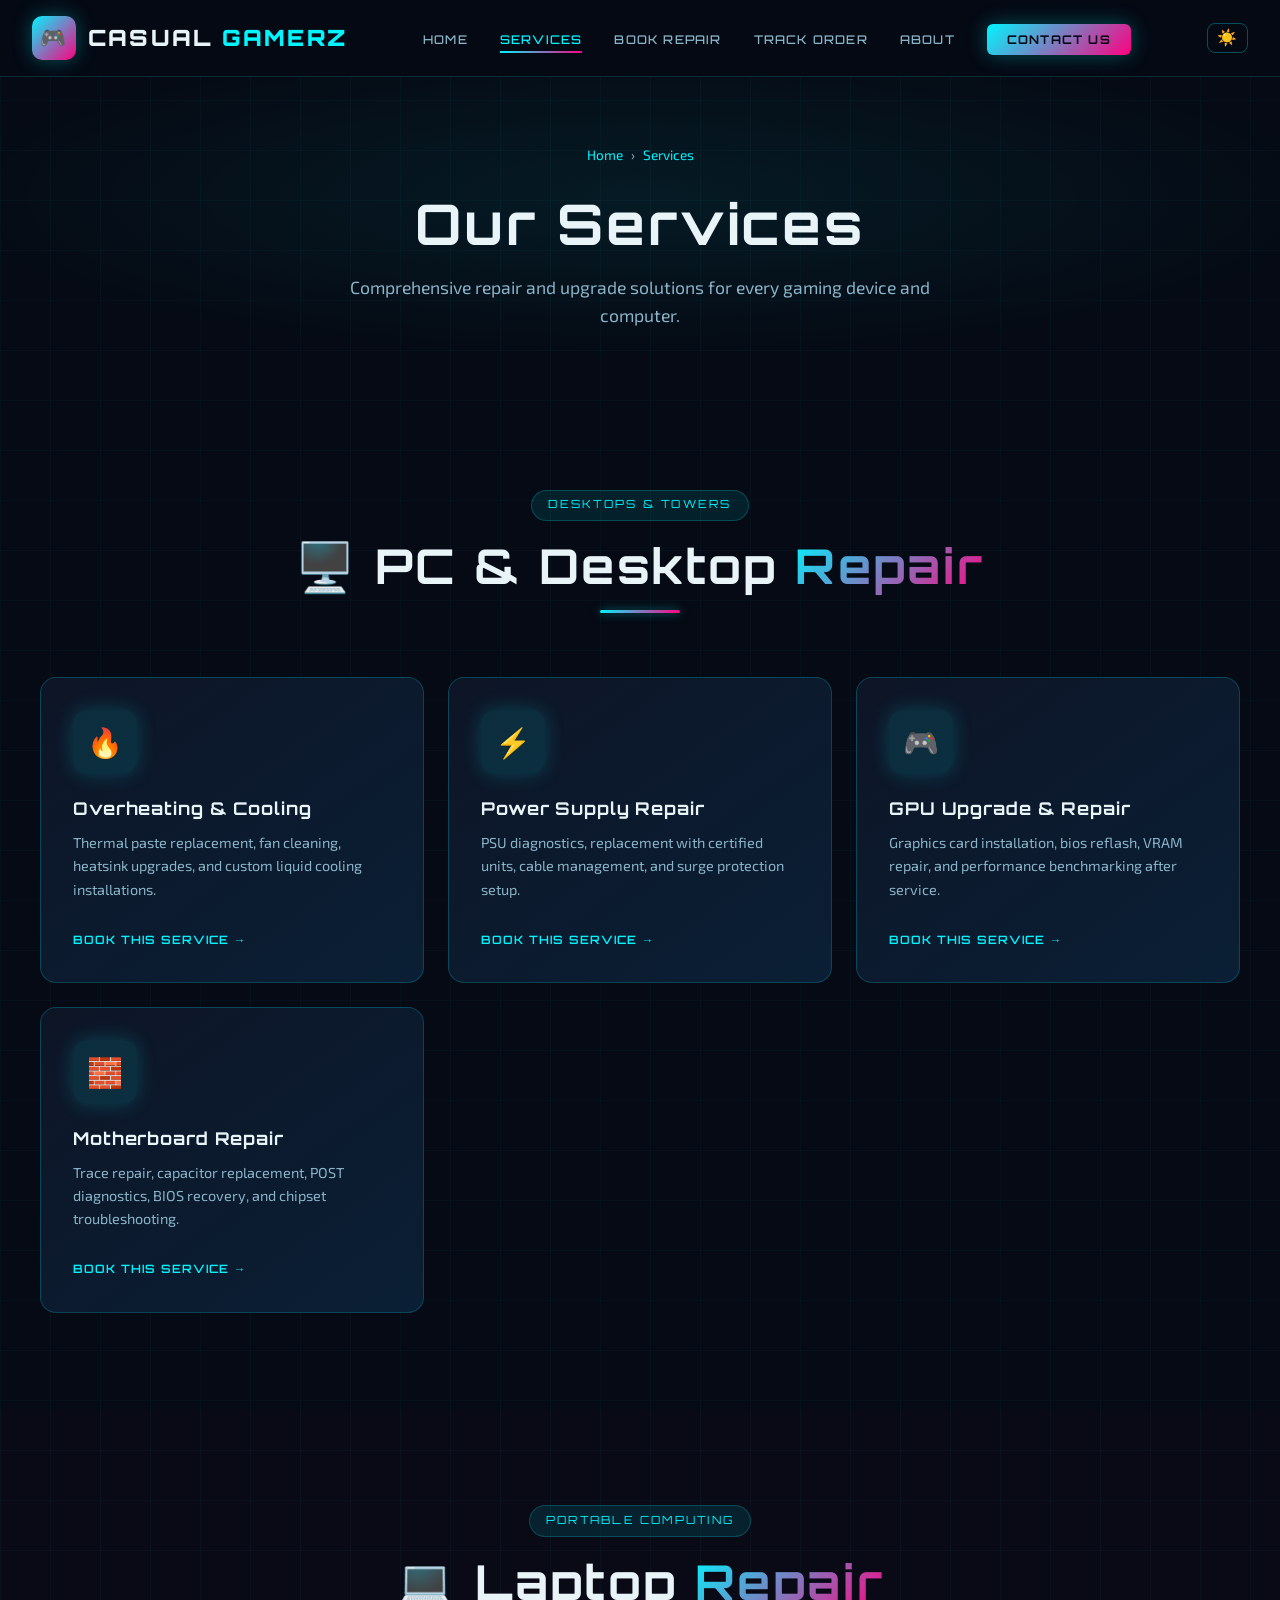
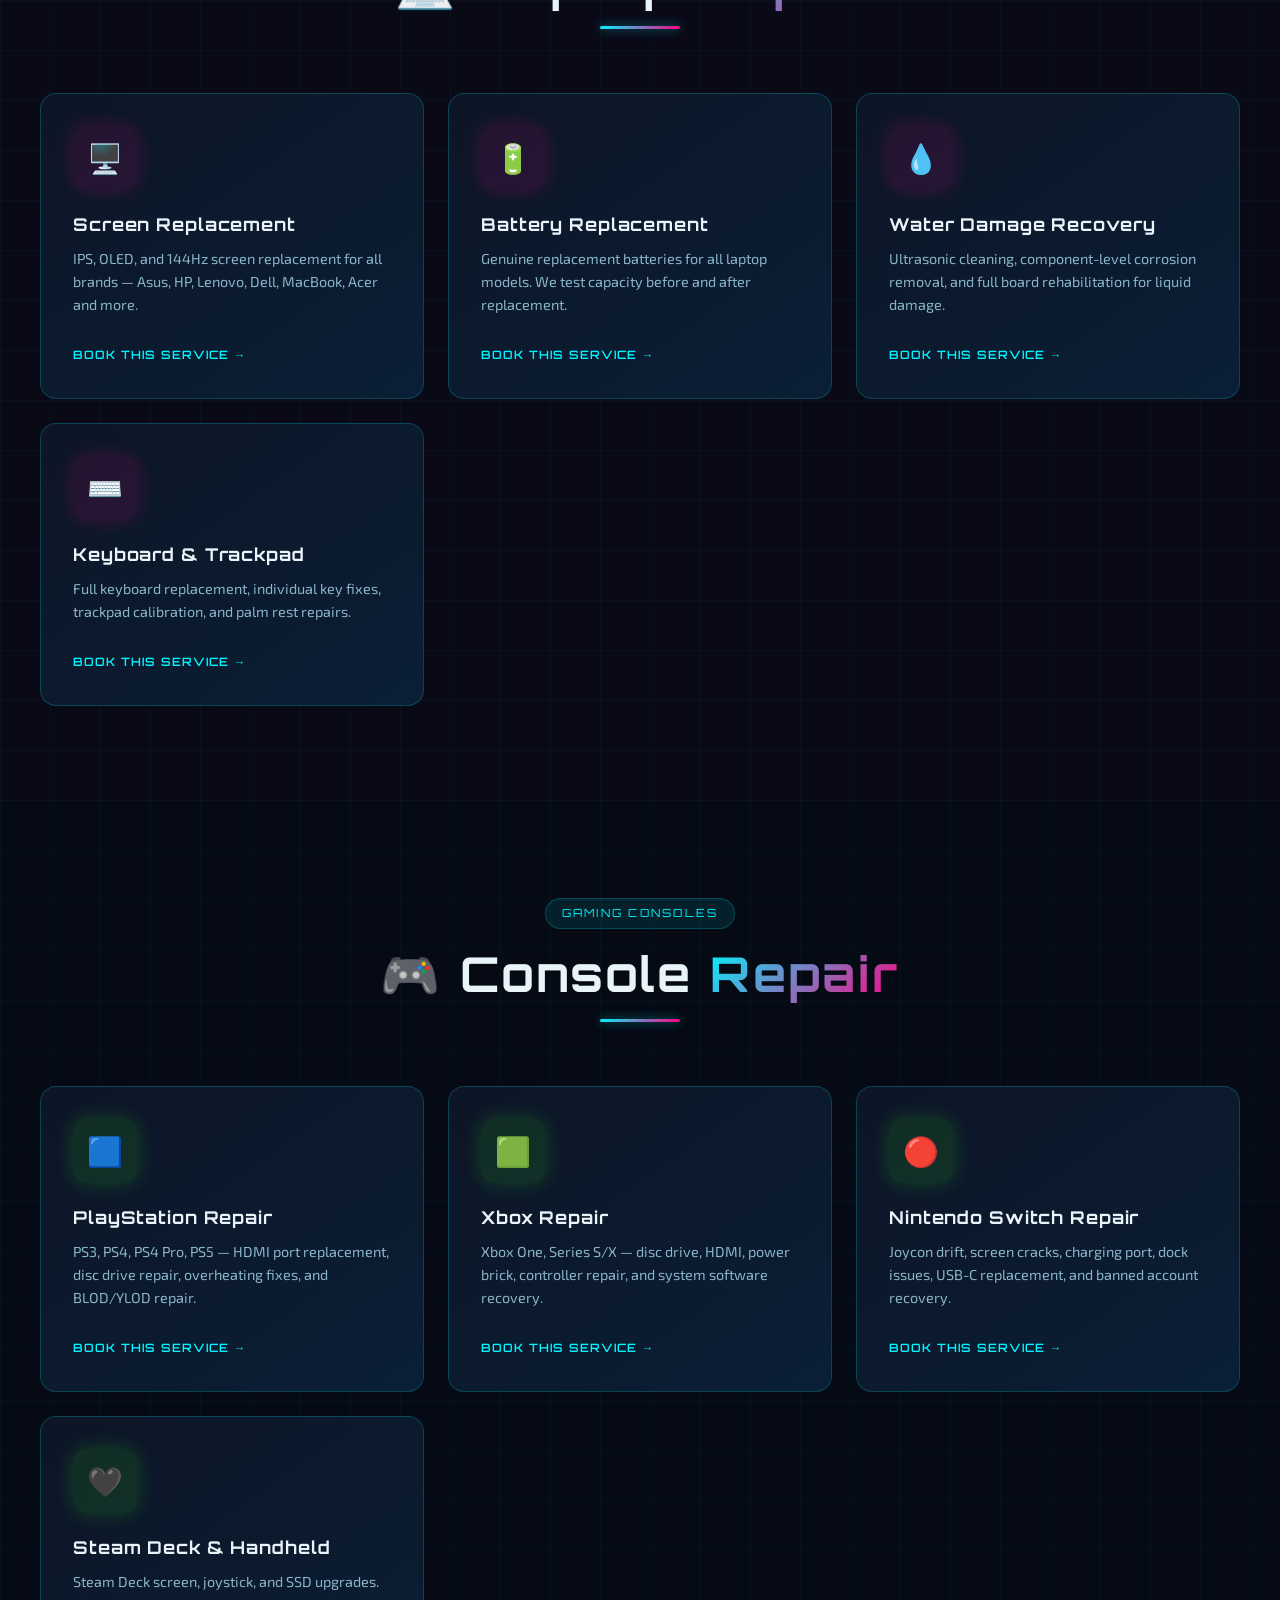
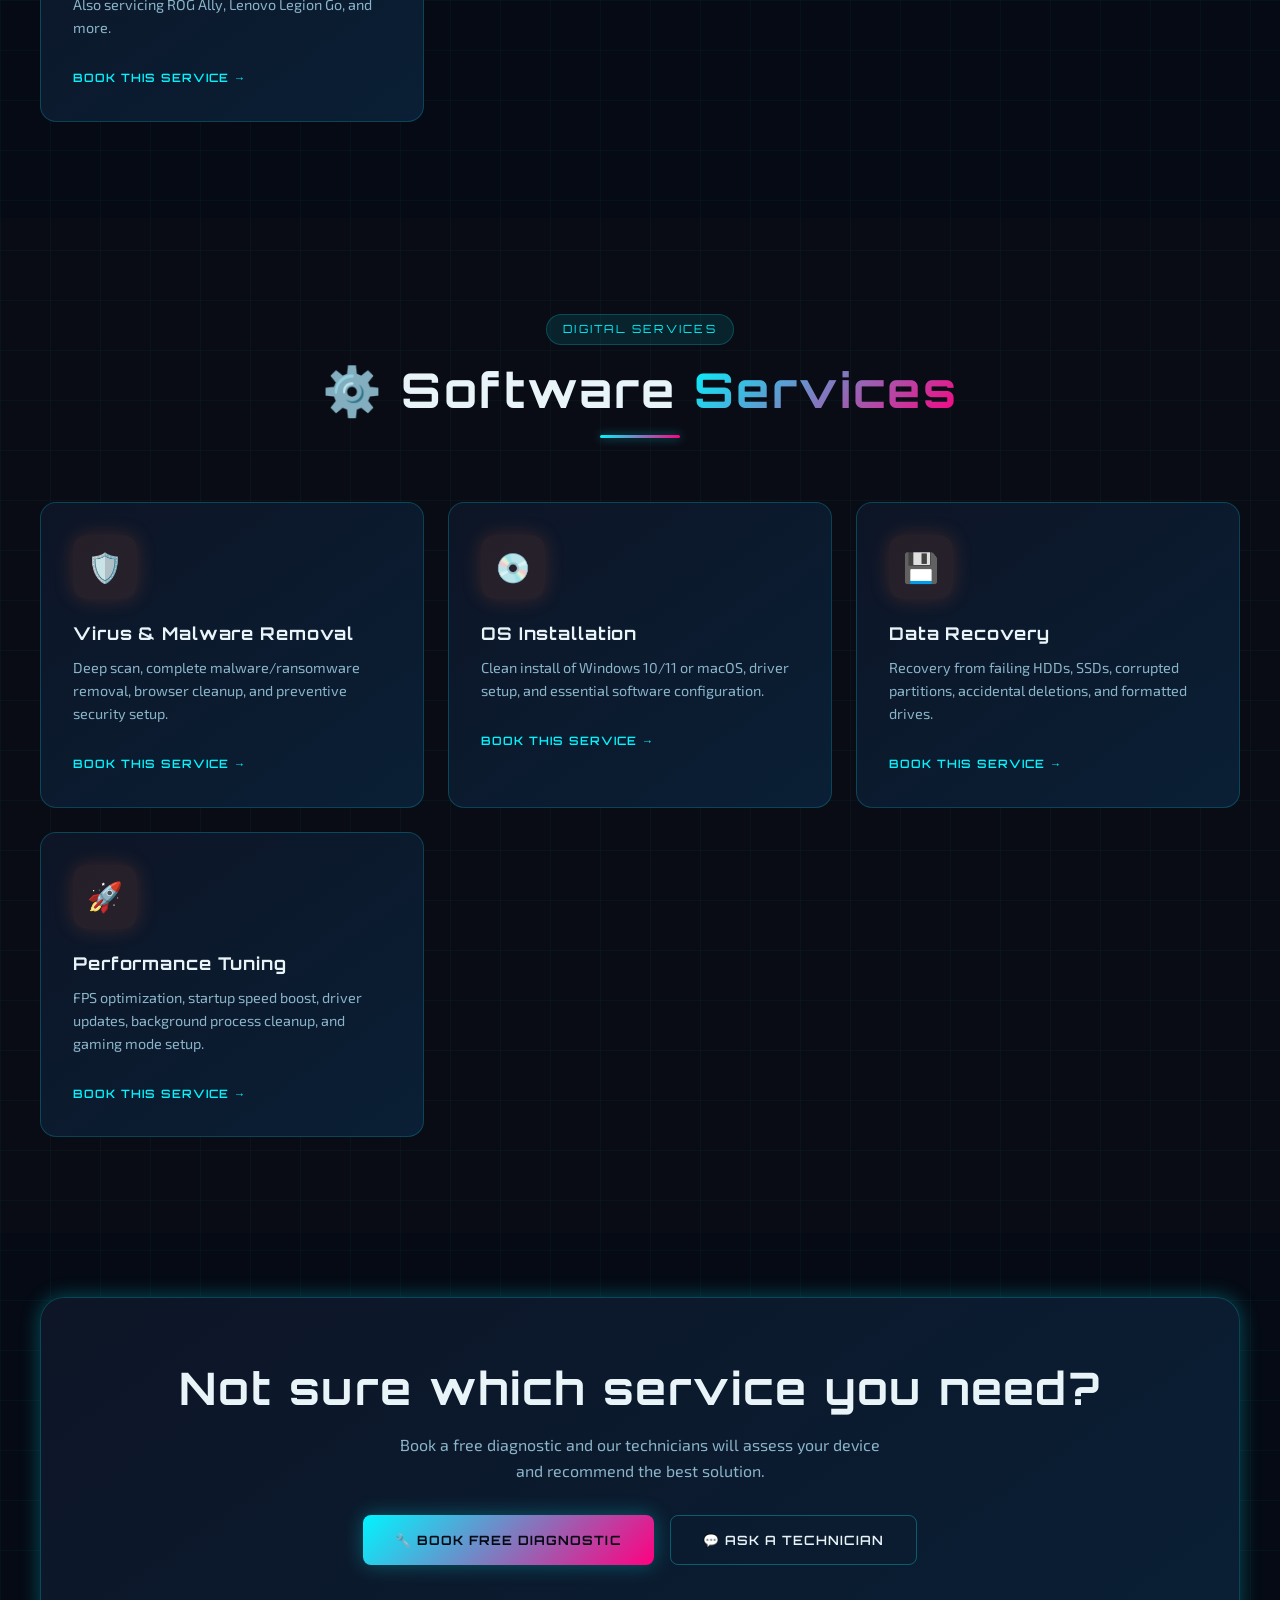
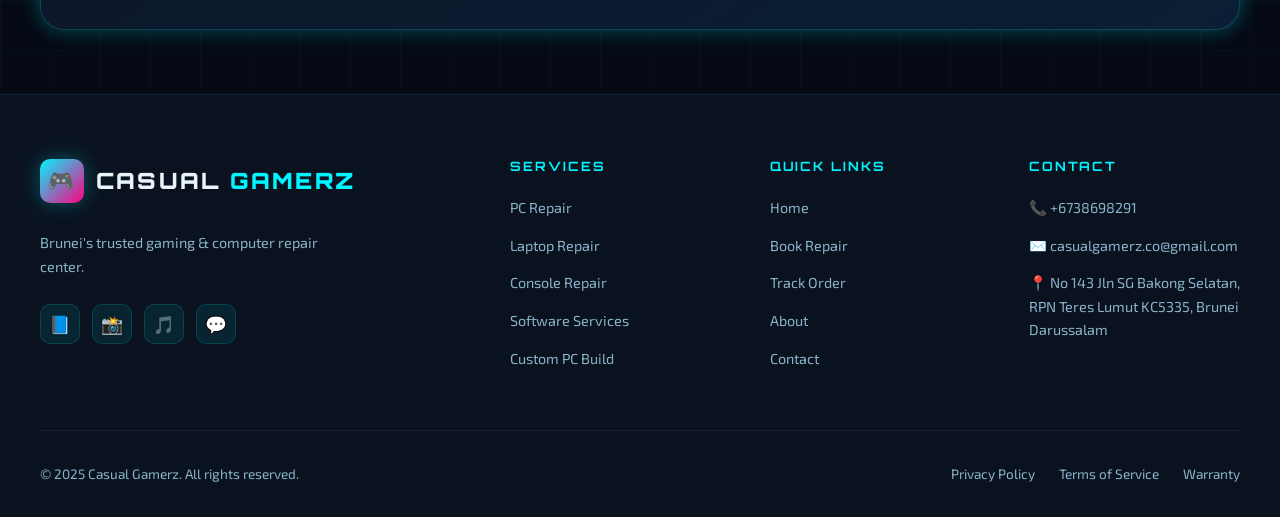
<file: pages/services.html>
<!DOCTYPE html>
<html lang="en">
<head>
  <meta charset="UTF-8" />
  <meta name="viewport" content="width=device-width, initial-scale=1.0" />
  <title>Services — Casual Gamerz</title>
  <link rel="preconnect" href="https://fonts.googleapis.com">
  <link rel="preconnect" href="https://fonts.gstatic.com" crossorigin>
  <link href="https://fonts.googleapis.com/css2?family=Orbitron:wght@400;600;700;900&family=Exo+2:ital,wght@0,300;0,400;0,500;0,600;0,700;1,400&display=swap" rel="stylesheet">
  <link rel="stylesheet" href="../css/style.css">
  <script src="../js/content-loader.js" defer></script>
</head>
<body class="grid-bg">

  <div id="cgz-announcement" style="display:none;padding:0.6rem 1.5rem;text-align:center;font-family:var(--font-display);font-size:0.78rem;letter-spacing:0.08em;position:relative;z-index:999;"></div>

  <nav class="navbar">
    <a href="../index.html" class="logo">
      <div class="logo-icon">🎮</div>
      <div class="logo-text">CASUAL <span>GAMERZ</span></div>
    </a>
    <ul class="nav-links">
      <li><a href="../index.html">Home</a></li>
      <li><a href="services.html" class="active">Services</a></li>
      <li><a href="repair.html">Book Repair</a></li>
      <li><a href="tracking.html">Track Order</a></li>
      <li style="display:none"><a href="history.html">Repair History</a></li>
      <li><a href="about.html">About</a></li>
      <li><a href="contact.html" class="nav-cta">Contact Us</a></li>
    </ul>
    <button class="theme-toggle" id="themeToggle" aria-label="Toggle theme">☀️</button>
    <div class="hamburger"><span></span><span></span><span></span></div>
  </nav>

  <div class="page-hero">
    <div class="breadcrumb">
      <a href="../index.html">Home</a> › <span style="color:var(--neon-cyan)">Services</span>
    </div>
    <h1>Our <span class="highlight">Services</span></h1>
    <p><span data-cid="services.hero_desc">Comprehensive repair and upgrade solutions for every gaming device and computer.</span></p>
  </div>

  <div id="cgz-slot-services-top"></div>

  <!-- PC REPAIR -->
  <section class="section" id="pc-repair">
    <div class="container">
      <div class="section-header fade-in">
        <div class="section-tag">Desktops & Towers</div>
        <h2 class="section-title">🖥️ PC & Desktop <span class="highlight">Repair</span></h2>
        <div class="glow-divider"></div>
      </div>
      <div class="services-grid" id="grid-pc"></div>
    </div>
  </section>

  <div id="cgz-slot-services-after-pc"></div>

  <!-- LAPTOP REPAIR -->
  <section class="section" id="laptop-repair" style="background:rgba(255,0,128,0.02);">
    <div class="container">
      <div class="section-header fade-in">
        <div class="section-tag">Portable Computing</div>
        <h2 class="section-title">💻 Laptop <span class="highlight">Repair</span></h2>
        <div class="glow-divider"></div>
      </div>
      <div class="services-grid" id="grid-laptop"></div>
    </div>
  </section>

  <div id="cgz-slot-services-after-laptop"></div>

  <!-- CONSOLE REPAIR -->
  <section class="section" id="console-repair">
    <div class="container">
      <div class="section-header fade-in">
        <div class="section-tag">Gaming Consoles</div>
        <h2 class="section-title">🎮 Console <span class="highlight">Repair</span></h2>
        <div class="glow-divider"></div>
      </div>
      <div class="services-grid" id="grid-console"></div>
    </div>
  </section>

  <div id="cgz-slot-services-after-console"></div>

  <!-- SOFTWARE -->
  <section class="section" id="software" style="background:rgba(255,107,53,0.02);">
    <div class="container">
      <div class="section-header fade-in">
        <div class="section-tag">Digital Services</div>
        <h2 class="section-title">⚙️ Software <span class="highlight">Services</span></h2>
        <div class="glow-divider"></div>
      </div>
      <div class="services-grid" id="grid-sw"></div>
    </div>
  </section>

  <div id="cgz-slot-services-after-sw"></div>

  <!-- CUSTOM BUILD -->
  <section class="section" id="custom-build">
    <div class="container">
      <div class="section-header fade-in">
        <div class="section-tag">Build Services</div>
        <h2 class="section-title">🔨 Custom PC <span class="highlight">Builds</span></h2>
        <div class="glow-divider"></div>
      </div>

      <div class="pricing-grid fade-in">
        <div class="price-card">
          <div class="price-name">Starter Build</div>
          <div class="price-amount" data-base="800"><span>BND$</span>800</div>
          <p class="price-note">per device / standard rate</p>
          <ul class="price-features">
            <li>Entry-level gaming PC</li>
            <li>1080p @ 60 FPS capable</li>
            <li>Ryzen 5 / i5 processor</li>
            <li>8GB DDR4 RAM</li>
            <li>GTX 1660 / RX 6600</li>
            <li>500GB SSD storage</li>
            <li>1-year warranty</li>
          </ul>
          <a href="repair.html" class="btn-price btn-price-outline">Get This Build</a>
        </div>

        <div class="price-card featured">
          <div class="popular-badge">⚡ Most Popular</div>
          <div class="price-name">Pro Gamer Build</div>
          <div class="price-amount" data-base="1600"><span>BND$</span>1600</div>
          <p class="price-note">per device / standard rate</p>
          <ul class="price-features">
            <li>High-performance gaming rig</li>
            <li>1440p @ 144 FPS capable</li>
            <li>Ryzen 7 / i7 processor</li>
            <li>32GB DDR5 RAM</li>
            <li>RTX 4070 / RX 7800 XT</li>
            <li>1TB NVMe SSD</li>
            <li>RGB lighting setup</li>
            <li>2-year warranty</li>
          </ul>
          <a href="repair.html" class="btn-price btn-price-filled">Get This Build</a>
        </div>

        <div class="price-card">
          <div class="price-name">Beast Mode Build</div>
          <div class="price-amount" data-base="2800"><span>BND$</span>2800</div>
          <p class="price-note">per device / standard rate</p>
          <ul class="price-features">
            <li>Ultimate gaming machine</li>
            <li>4K @ 120+ FPS capable</li>
            <li>Ryzen 9 / i9 processor</li>
            <li>64GB DDR5 RAM</li>
            <li>RTX 4090 / RX 7900 XTX</li>
            <li>2TB NVMe + 4TB HDD</li>
            <li>Full custom liquid cooling</li>
            <li>3-year warranty + priority support</li>
          </ul>
          <a href="repair.html" class="btn-price btn-price-outline">Get This Build</a>
        </div>
      </div>
    </div>
  </section>

  <div id="cgz-slot-services-after-builds"></div>

  <!-- ACCESSORIES -->
  <section class="section" id="accessories" style="background:rgba(150,0,255,0.02);">
    <div class="container">
      <div class="section-header fade-in">
        <div class="section-tag">Peripherals & Controllers</div>
        <h2 class="section-title">🕹️ Controller & <span class="highlight">Peripheral Repair</span></h2>
        <div class="glow-divider"></div>
      </div>
      <div class="services-grid" id="grid-peri"></div>
    </div>
  </section>

  <div id="cgz-slot-services-after-peri"></div>

  <!-- CTA -->
  <section class="section" style="padding:4rem 2rem;">
    <div class="container fade-in">
      <div style="background:var(--gradient-card); border:var(--border-glow); border-radius:24px; padding:4rem 3rem; text-align:center; box-shadow:var(--shadow-cyan);">
        <h2 style="font-size:clamp(1.8rem,4vw,2.8rem); margin-bottom:1rem;">Not sure which service you need?</h2>
        <p style="color:var(--text-secondary); max-width:500px; margin:0 auto 2rem;">Book a free diagnostic and our technicians will assess your device and recommend the best solution.</p>
        <div style="display:flex; gap:1rem; justify-content:center; flex-wrap:wrap;">
          <a href="repair.html" class="btn-primary">🔧 Book Free Diagnostic</a>
          <a href="contact.html" class="btn-secondary">💬 Ask a Technician</a>
        </div>
      </div>
    </div>
  </section>

  <div id="cgz-slot-services-bottom"></div>

  <footer>
    <div class="footer-grid">
      <div class="footer-brand">
        <a href="../index.html" class="logo" style="margin-bottom:0.75rem; display:inline-flex;">
          <div class="logo-icon">🎮</div>
          <div class="logo-text">CASUAL <span>GAMERZ</span></div>
        </a>
        <p>Brunei's trusted gaming & computer repair center.</p>
        <div class="social-links">
          <a href="#" class="social-link">📘</a>
          <a href="#" class="social-link">📸</a>
          <a href="#" class="social-link">🎵</a>
          <a href="#" class="social-link">💬</a>
        </div>
      </div>
      <div class="footer-col">
        <h4>Services</h4>
        <ul>
          <li><a href="#pc-repair">PC Repair</a></li>
          <li><a href="#laptop-repair">Laptop Repair</a></li>
          <li><a href="#console-repair">Console Repair</a></li>
          <li><a href="#software">Software Services</a></li>
          <li><a href="#custom-build">Custom PC Build</a></li>
        </ul>
      </div>
      <div class="footer-col">
        <h4>Quick Links</h4>
        <ul>
          <li><a href="../index.html">Home</a></li>
          <li><a href="repair.html">Book Repair</a></li>
          <li><a href="tracking.html">Track Order</a></li>
      <li style="display:none"><a href="history.html">Repair History</a></li>
          <li><a href="about.html">About</a></li>
          <li><a href="contact.html">Contact</a></li>
        </ul>
      </div>
      <div class="footer-col">
        <h4>Contact</h4>
        <ul>
          <li><a href="tel:+6738698291" data-cid-href="global.phone_tel"><span data-cid="global.phone">📞 +6738698291</span></a></li>
          <li><a href="mailto:casualgamerz.co@gmail.com" data-cid-href="global.email_mailto"><span data-cid="global.email">✉️ casualgamerz.co@gmail.com</span></a></li>
          <li><a href="contact.html"><span data-cid="global.address_short">📍 No 143 Jln SG Bakong Selatan, RPN Teres Lumut KC5335, Brunei Darussalam</span></a></li>
        </ul>
      </div>
    </div>
    <div class="footer-bottom">
      <p>© 2025 Casual Gamerz. All rights reserved.</p>
      <div class="footer-bottom-links">
        <a href="privacy.html">Privacy Policy</a>
        <a href="terms.html">Terms of Service</a>
        <a href="warranty.html">Warranty</a>
      </div>
    </div>
  </footer>

  
  
  <script src="../js/theme.js"></script>
  <script src="../js/main.js"></script>
</body>
</html>
</file>
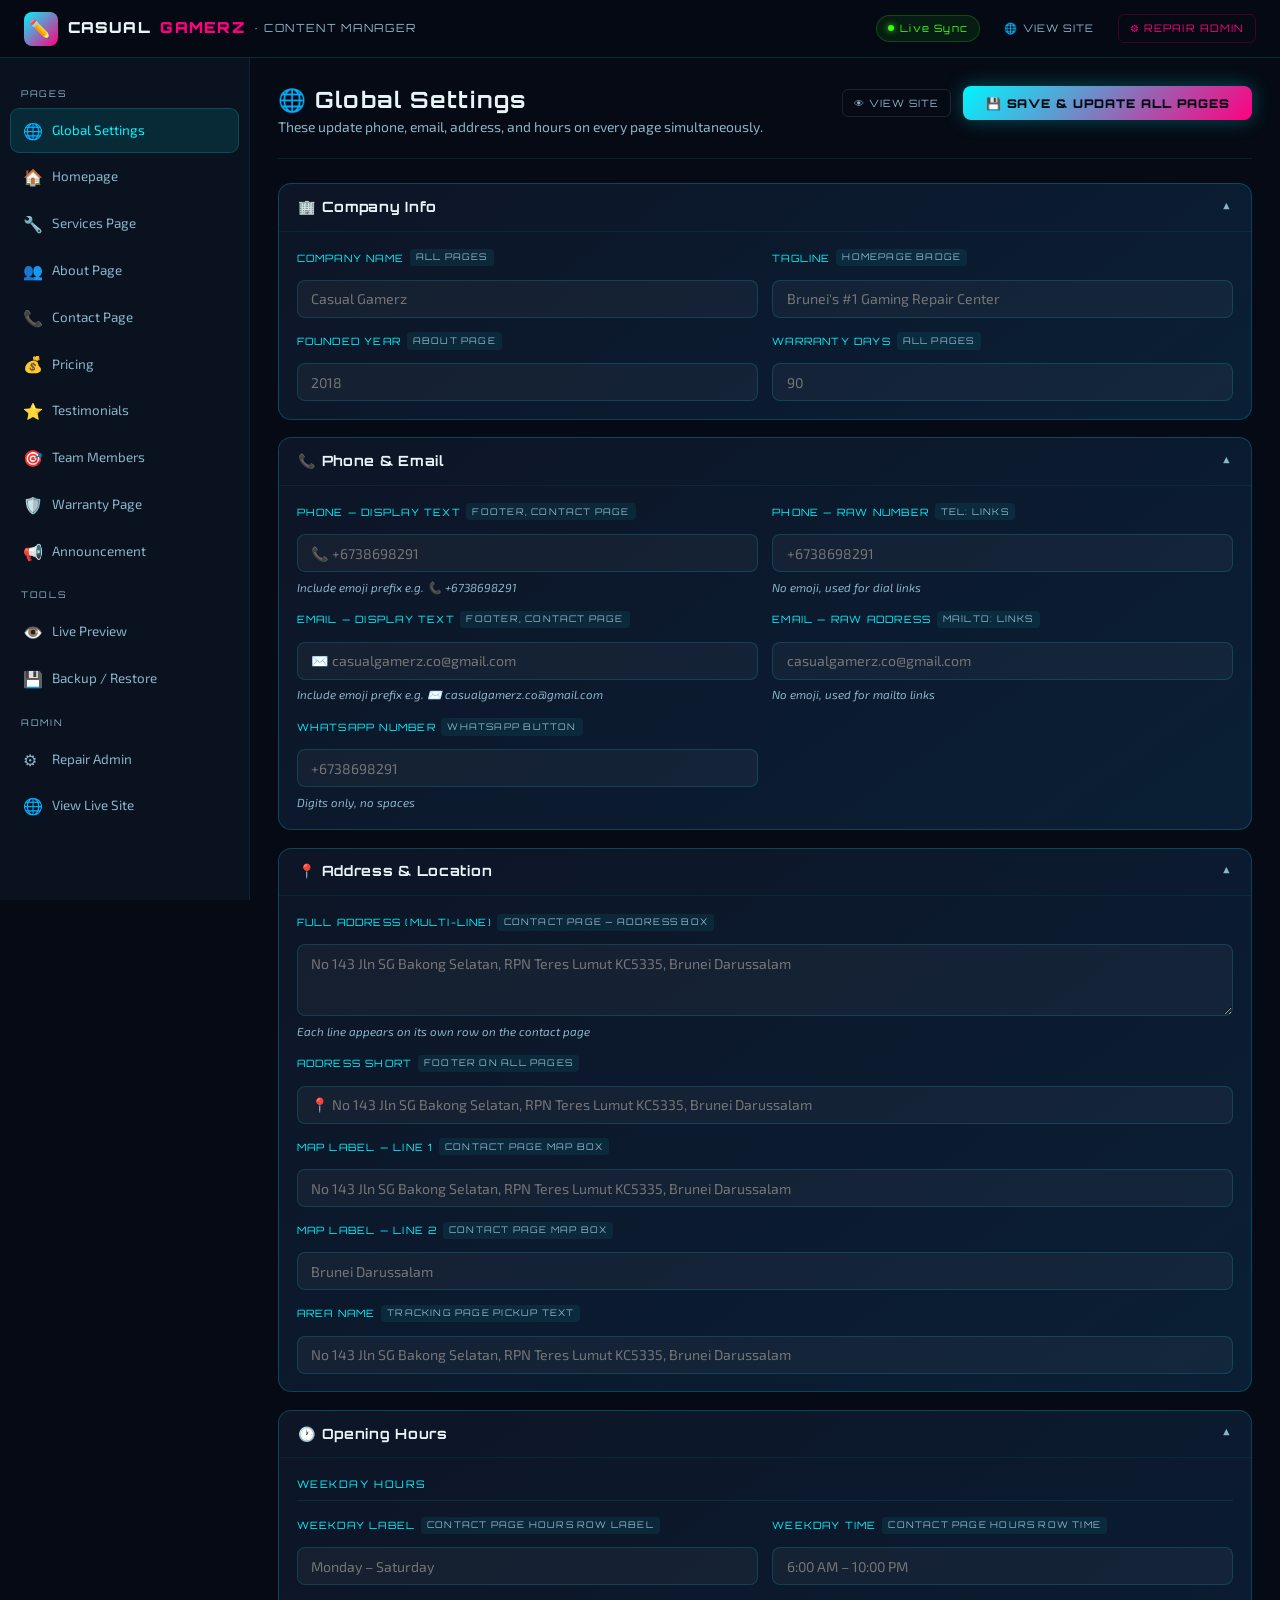
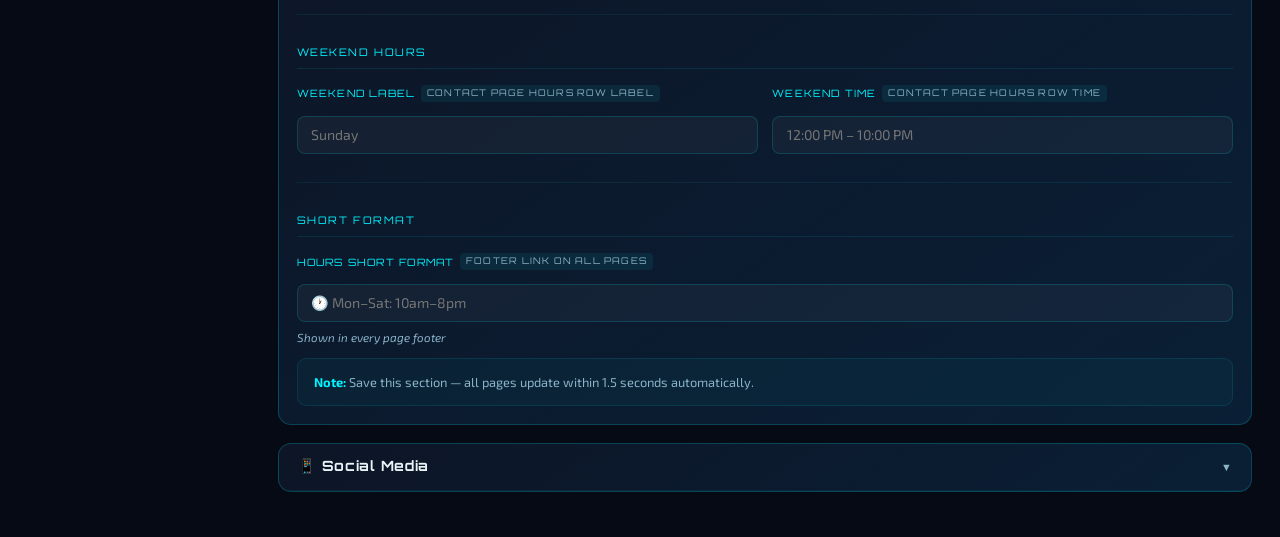
<file: pages/site-admin.html>
<!DOCTYPE html>
<html lang="en">
<head>
  <meta charset="UTF-8"/>
  <meta name="viewport" content="width=device-width, initial-scale=1.0"/>
  <title>Content Manager — Casual Gamerz</title>
  <link rel="preconnect" href="https://fonts.googleapis.com">
  <link rel="preconnect" href="https://fonts.gstatic.com" crossorigin>
  <link href="https://fonts.googleapis.com/css2?family=Orbitron:wght@400;600;700;900&family=Exo+2:ital,wght@0,300;0,400;0,500;0,600;0,700;1,400&display=swap" rel="stylesheet">
  <link rel="stylesheet" href="../css/style.css">
  <style>
    :root{--panel-w:250px}
    body{background:var(--dark-bg);padding:0;margin:0}
    .topbar{position:fixed;top:0;left:0;right:0;z-index:1000;height:58px;background:rgba(5,10,20,.97);border-bottom:1px solid rgba(0,245,255,.15);display:flex;align-items:center;justify-content:space-between;padding:0 1.5rem;gap:1rem}
    .topbar-logo{display:flex;align-items:center;gap:.6rem;font-family:var(--font-display);font-size:.95rem;font-weight:900;letter-spacing:.08em;white-space:nowrap}
    .topbar-logo .li{width:34px;height:34px;background:var(--gradient-main);border-radius:8px;display:flex;align-items:center;justify-content:center;font-size:1.1rem;flex-shrink:0}
    .topbar-right{display:flex;align-items:center;gap:.75rem;flex-wrap:wrap}
    .live-pill{display:flex;align-items:center;gap:.4rem;font-family:var(--font-display);font-size:.63rem;letter-spacing:.12em;color:#39ff14;background:rgba(57,255,20,.08);border:1px solid rgba(57,255,20,.2);border-radius:100px;padding:.28rem .7rem;white-space:nowrap}
    .live-dot{width:6px;height:6px;background:#39ff14;border-radius:50%;box-shadow:0 0 6px #39ff14;animation:pulse 1.5s infinite}
    .topbar-link{font-family:var(--font-display);font-size:.65rem;letter-spacing:.1em;color:var(--text-secondary);text-decoration:none;text-transform:uppercase;padding:.35rem .7rem;border-radius:6px;border:1px solid transparent;transition:var(--transition);white-space:nowrap}
    .topbar-link:hover{color:var(--neon-cyan);border-color:rgba(0,245,255,.2)}
    .topbar-link.pink{color:var(--neon-pink);border-color:rgba(255,0,128,.2)}
    .cm-wrap{display:flex;padding-top:58px;min-height:100vh}
    .sidebar{width:var(--panel-w);flex-shrink:0;background:var(--dark-surface);border-right:1px solid rgba(0,245,255,.08);padding:1rem .6rem;position:sticky;top:58px;height:calc(100vh - 58px);overflow-y:auto;display:flex;flex-direction:column;gap:.1rem}
    .sidebar::-webkit-scrollbar{width:4px}.sidebar::-webkit-scrollbar-thumb{background:rgba(0,245,255,.2);border-radius:2px}
    .slbl{font-family:var(--font-display);font-size:.57rem;letter-spacing:.2em;text-transform:uppercase;color:var(--text-secondary);padding:.8rem .7rem .3rem}
    .sitem{display:flex;align-items:center;gap:.6rem;padding:.55rem .75rem;border-radius:9px;cursor:pointer;font-size:.84rem;color:var(--text-secondary);transition:var(--transition);border:1px solid transparent;user-select:none}
    .sitem:hover{background:rgba(0,245,255,.05);color:var(--text-primary)}
    .sitem.active{background:rgba(0,245,255,.1);color:var(--neon-cyan);border-color:rgba(0,245,255,.18)}
    .sitem .si{font-size:1rem;min-width:20px}
    .cm-main{flex:1;padding:1.75rem;overflow-y:auto;max-width:1100px}
    .pg{display:none}.pg.active{display:block}
    .pg-header{display:flex;align-items:flex-start;justify-content:space-between;flex-wrap:wrap;gap:1rem;margin-bottom:1.5rem;padding-bottom:1.25rem;border-bottom:1px solid rgba(0,245,255,.1)}
    .pg-header h2{font-size:1.4rem}.pg-header p{color:var(--text-secondary);font-size:.87rem;margin-top:.2rem}
    .pg-header-right{display:flex;gap:.75rem;align-items:center;flex-wrap:wrap;flex-shrink:0}
    .btn-save{display:inline-flex;align-items:center;gap:.45rem;padding:.6rem 1.4rem;background:var(--gradient-main);color:var(--dark-bg);border:none;border-radius:8px;font-family:var(--font-display);font-size:.75rem;font-weight:900;letter-spacing:.08em;text-transform:uppercase;cursor:pointer;transition:var(--transition);box-shadow:var(--shadow-cyan);white-space:nowrap}
    .btn-save:hover{transform:translateY(-2px);box-shadow:0 0 25px rgba(0,245,255,.45)}
    .preview-a{display:inline-flex;align-items:center;gap:.4rem;font-family:var(--font-display);font-size:.63rem;letter-spacing:.1em;text-transform:uppercase;color:var(--text-secondary);text-decoration:none;border:1px solid rgba(255,255,255,.1);padding:.32rem .7rem;border-radius:6px;transition:var(--transition)}
    .preview-a:hover{color:var(--neon-cyan);border-color:rgba(0,245,255,.3)}
    .card{background:var(--gradient-card);border:var(--border-glow);border-radius:13px;margin-bottom:1.1rem;overflow:hidden}
    .card.dirty{border-color:rgba(255,234,0,.4)}
    .card-hdr{padding:.9rem 1.2rem;display:flex;align-items:center;justify-content:space-between;cursor:pointer;user-select:none;border-bottom:1px solid rgba(0,245,255,.06)}
    .card-hdr h3{font-size:.88rem;display:flex;align-items:center;gap:.55rem}
    .card-tog{font-size:.68rem;color:var(--text-secondary);transition:transform .3s}
    .card-tog.open{transform:rotate(180deg)}
    .card-body{padding:1.1rem;display:none}.card-body.open{display:block}
    .fg{display:grid;grid-template-columns:1fr 1fr;gap:.9rem}
    .fg.c1{grid-template-columns:1fr}.fg.c3{grid-template-columns:1fr 1fr 1fr}
    .f{display:flex;flex-direction:column;gap:.35rem}
    .f.full{grid-column:1/-1}
    .fl{font-family:var(--font-display);font-size:.63rem;letter-spacing:.12em;text-transform:uppercase;color:var(--neon-cyan);display:flex;align-items:center;gap:.35rem}
    .fl .fp{font-size:.57rem;color:var(--text-secondary);background:rgba(0,245,255,.07);padding:.08rem .38rem;border-radius:4px}
    .fi,.ft,.fs{width:100%;background:rgba(255,255,255,.04);border:1px solid rgba(0,245,255,.15);border-radius:8px;padding:.6rem .85rem;color:var(--text-primary);font-family:var(--font-body);font-size:.88rem;outline:none;transition:var(--transition)}
    .fi:focus,.ft:focus,.fs:focus{border-color:var(--neon-cyan);box-shadow:0 0 0 3px rgba(0,245,255,.09)}
    .fi.ch,.ft.ch,.fs.ch{border-color:rgba(255,234,0,.5);background:rgba(255,234,0,.03)}
    .ft{resize:vertical;min-height:72px}
    .fs option{background:var(--dark-card)}
    .fhint{font-size:.73rem;color:var(--text-secondary);font-style:italic}
    .divider{height:1px;background:rgba(0,245,255,.07);margin:.9rem 0;grid-column:1/-1}
    .slbl2{grid-column:1/-1;font-family:var(--font-display);font-size:.65rem;letter-spacing:.15em;text-transform:uppercase;color:var(--neon-cyan);padding-bottom:.45rem;border-bottom:1px solid rgba(0,245,255,.1);margin-bottom:.1rem}
    .tip{padding:.8rem 1rem;background:rgba(0,245,255,.04);border:1px solid rgba(0,245,255,.1);border-radius:9px;font-size:.8rem;color:var(--text-secondary);margin-top:.75rem}
    .tip strong{color:var(--neon-cyan)}
    .warn{padding:.8rem 1rem;background:rgba(255,234,0,.05);border:1px solid rgba(255,234,0,.15);border-radius:9px;font-size:.8rem;color:var(--text-secondary);margin-top:.75rem}
    .warn strong{color:var(--neon-yellow)}
    /* toggle */
    .tw{display:flex;align-items:center;gap:.7rem}
    .tbtn{width:44px;height:24px;border-radius:12px;border:none;cursor:pointer;position:relative;transition:background .3s;flex-shrink:0}
    .tbtn::after{content:'';position:absolute;top:2px;left:2px;width:20px;height:20px;border-radius:50%;background:#fff;transition:left .3s}
    .tbtn.off{background:rgba(255,255,255,.15)}.tbtn.on{background:var(--neon-cyan)}
    .tbtn.on::after{left:22px}
    .tlbl{font-size:.87rem;color:var(--text-secondary)}
    /* color */
    .cfield{display:flex;align-items:center;gap:.7rem}
    .cfield input[type=color]{width:44px;height:36px;border:1px solid rgba(0,245,255,.2);border-radius:8px;cursor:pointer;padding:2px;background:transparent}
    /* announce preview */
    .ann-prev{margin-top:.75rem;padding:.65rem 1.2rem;border-radius:8px;font-size:.87rem;text-align:center;transition:all .3s}
    /* pricing preview */
    .ppc-wrap{display:grid;grid-template-columns:repeat(3,1fr);gap:1rem;margin-top:.9rem}
    .ppc{background:rgba(0,245,255,.03);border:1px solid rgba(0,245,255,.12);border-radius:11px;padding:1.1rem;text-align:center}
    .ppc-price{font-family:var(--font-display);font-size:1.7rem;font-weight:900;background:var(--gradient-main);-webkit-background-clip:text;-webkit-text-fill-color:transparent;background-clip:text}
    .ppc-name{font-size:.84rem;color:var(--text-primary);margin:.3rem 0 .2rem;font-weight:600}
    .ppc-desc{font-size:.76rem;color:var(--text-secondary)}
    /* toast */
    .toast{position:fixed;bottom:1.75rem;right:1.75rem;background:var(--dark-card);border:1px solid var(--neon-cyan);border-radius:12px;padding:.9rem 1.4rem;display:flex;align-items:center;gap:.7rem;box-shadow:var(--shadow-cyan);transform:translateX(220%);transition:transform .4s cubic-bezier(.4,0,.2,1);z-index:9999;max-width:340px}
    .toast.show{transform:translateX(0)}
    /* preview grid */
    .prev-grid{display:grid;grid-template-columns:repeat(auto-fit,minmax(180px,1fr));gap:1rem}
    /* danger */
    .danger-zone{background:rgba(255,0,128,.04);border:1px solid rgba(255,0,128,.2);border-radius:13px;padding:1.4rem;margin-top:1.4rem}
    .btn-danger{display:inline-flex;align-items:center;gap:.4rem;padding:.5rem 1rem;background:transparent;color:rgba(255,0,128,.75);border:1px solid rgba(255,0,128,.25);border-radius:8px;font-family:var(--font-display);font-size:.63rem;font-weight:700;letter-spacing:.08em;text-transform:uppercase;cursor:pointer;transition:var(--transition)}
    .btn-danger:hover{color:var(--neon-pink);border-color:var(--neon-pink)}
    .xbtn{display:inline-flex;align-items:center;gap:.4rem;padding:.58rem 1.1rem;border-radius:8px;font-family:var(--font-display);font-size:.7rem;font-weight:700;letter-spacing:.08em;text-transform:uppercase;cursor:pointer;border:none;transition:var(--transition)}
    .xbtn-xl{background:var(--gradient-main);color:var(--dark-bg);box-shadow:var(--shadow-cyan)}
    .xbtn-xl:hover{box-shadow:0 0 25px rgba(0,245,255,.5);transform:translateY(-2px)}
    .xbtn-csv{background:transparent;border:1px solid rgba(0,245,255,.25);color:var(--text-secondary)}
    .xbtn-csv:hover{border-color:var(--neon-cyan);color:var(--neon-cyan)}
    @media(max-width:860px){.sidebar{display:none}.cm-main{padding:1.1rem}.fg{grid-template-columns:1fr}.fg.c3{grid-template-columns:1fr}.ppc-wrap{grid-template-columns:1fr}}
    /* ── Team management ── */
    .team-mgr{display:flex;flex-direction:column;gap:1rem}
    .team-member-row{background:rgba(0,245,255,.03);border:1px solid rgba(0,245,255,.1);border-radius:12px;padding:1.1rem 1.25rem;display:flex;align-items:center;gap:1rem;transition:var(--transition)}
    .team-member-row:hover{border-color:rgba(0,245,255,.3)}
    .tm-av{width:48px;height:48px;border-radius:50%;display:flex;align-items:center;justify-content:center;font-family:var(--font-display);font-size:1rem;font-weight:900;color:var(--dark-bg);flex-shrink:0}
    .tm-info{flex:1;min-width:0}
    .tm-name{font-family:var(--font-display);font-size:.88rem;font-weight:700;color:var(--text-primary);white-space:nowrap;overflow:hidden;text-overflow:ellipsis}
    .tm-role{font-size:.78rem;color:var(--neon-cyan);margin-top:.1rem}
    .tm-bio{font-size:.78rem;color:var(--text-secondary);margin-top:.2rem;overflow:hidden;text-overflow:ellipsis;white-space:nowrap;max-width:320px}
    .tm-actions{display:flex;gap:.4rem;flex-shrink:0}
    .tm-btn{padding:.35rem .75rem;border-radius:6px;font-family:var(--font-display);font-size:.62rem;font-weight:700;letter-spacing:.08em;text-transform:uppercase;border:none;cursor:pointer;transition:var(--transition);white-space:nowrap}
    .tm-btn-edit{background:rgba(0,245,255,.1);color:var(--neon-cyan);border:1px solid rgba(0,245,255,.2)}
    .tm-btn-edit:hover{background:rgba(0,245,255,.2)}
    .tm-btn-del{background:rgba(255,0,128,.08);color:var(--neon-pink);border:1px solid rgba(255,0,128,.2)}
    .tm-btn-del:hover{background:rgba(255,0,128,.2)}
    .add-member-btn{width:100%;padding:1rem;background:transparent;border:1px dashed rgba(0,245,255,.3);border-radius:12px;color:var(--neon-cyan);font-family:var(--font-display);font-size:.78rem;font-weight:700;letter-spacing:.1em;text-transform:uppercase;cursor:pointer;transition:var(--transition)}
    .add-member-btn:hover{background:rgba(0,245,255,.06);border-color:var(--neon-cyan)}
    /* Team modal */
    .tm-overlay{position:fixed;inset:0;background:rgba(5,10,20,.9);backdrop-filter:blur(10px);z-index:5000;display:flex;align-items:center;justify-content:center;padding:1.5rem;opacity:0;pointer-events:none;transition:opacity .3s}
    .tm-overlay.open{opacity:1;pointer-events:all}
    .tm-modal{background:var(--dark-card);border:var(--border-glow);border-radius:18px;padding:2rem;max-width:560px;width:100%;max-height:88vh;overflow-y:auto;box-shadow:var(--shadow-cyan);transform:scale(.94) translateY(12px);transition:transform .3s cubic-bezier(.4,0,.2,1);position:relative}
    .tm-overlay.open .tm-modal{transform:scale(1) translateY(0)}
    .tm-modal-close{position:absolute;top:1rem;right:1rem;width:32px;height:32px;border-radius:8px;background:rgba(255,255,255,.06);border:1px solid rgba(255,255,255,.1);color:var(--text-secondary);font-size:.95rem;cursor:pointer;display:flex;align-items:center;justify-content:center;transition:var(--transition)}
    .tm-modal-close:hover{background:rgba(255,0,128,.15);border-color:var(--neon-pink);color:var(--neon-pink)}
    .tm-avatar-preview{width:64px;height:64px;border-radius:50%;display:flex;align-items:center;justify-content:center;font-family:var(--font-display);font-size:1.3rem;font-weight:900;color:var(--dark-bg);margin:0 auto 1.25rem;transition:all .2s}
    /* Team del confirm */
    .tmdel-overlay{position:fixed;inset:0;z-index:6000;display:flex;align-items:center;justify-content:center;padding:1.5rem;background:rgba(5,10,20,.92);opacity:0;pointer-events:none;transition:opacity .2s}
    .tmdel-overlay.open{opacity:1;pointer-events:all}
    .tmdel-box{background:var(--dark-card);border:1px solid var(--neon-pink);border-radius:16px;padding:2rem;max-width:380px;width:100%;text-align:center;box-shadow:var(--shadow-pink)}
  </style>
</head>
<body>
<div class="topbar">
  <div class="topbar-logo">
    <div class="li">✏️</div>
    CASUAL <span style="color:var(--neon-pink)">GAMERZ</span>
    <span style="color:var(--text-secondary);font-weight:400;font-size:.7rem;letter-spacing:.15em;">· CONTENT MANAGER</span>
  </div>
  <div class="topbar-right">
    <div class="live-pill"><span class="live-dot"></span>Live Sync</div>
    <a href="../index.html" target="_blank" class="topbar-link">🌐 View Site</a>
    <a href="admin.html" class="topbar-link pink">⚙ Repair Admin</a>
  </div>
</div>

<div class="cm-wrap">
<nav class="sidebar">
  <div class="slbl">Pages</div>
  <div class="sitem active" onclick="showPg('global')" data-pg="global"><span class="si">🌐</span>Global Settings</div>
  <div class="sitem" onclick="showPg('home')" data-pg="home"><span class="si">🏠</span>Homepage</div>
  <div class="sitem" onclick="showPg('services')" data-pg="services"><span class="si">🔧</span>Services Page</div>
  <div class="sitem" onclick="showPg('about')" data-pg="about"><span class="si">👥</span>About Page</div>
  <div class="sitem" onclick="showPg('contact')" data-pg="contact"><span class="si">📞</span>Contact Page</div>
  <div class="sitem" onclick="showPg('pricing')" data-pg="pricing"><span class="si">💰</span>Pricing</div>
  <div class="sitem" onclick="showPg('reviews')" data-pg="reviews"><span class="si">⭐</span>Testimonials</div>
  <div class="sitem" onclick="showPg('team')" data-pg="team"><span class="si">🎯</span>Team Members</div>
  <div class="sitem" onclick="showPg('warranty')" data-pg="warranty"><span class="si">🛡️</span>Warranty Page</div>
  <div class="sitem" onclick="showPg('announce')" data-pg="announce"><span class="si">📢</span>Announcement</div>
  <div class="slbl">Tools</div>
  <div class="sitem" onclick="showPg('preview')" data-pg="preview"><span class="si">👁️</span>Live Preview</div>
  <div class="sitem" onclick="showPg('backup')" data-pg="backup"><span class="si">💾</span>Backup / Restore</div>
  <div class="slbl">Admin</div>
  <div class="sitem" onclick="window.open('admin.html')"><span class="si">⚙</span>Repair Admin</div>
  <div class="sitem" onclick="window.open('../index.html')"><span class="si">🌐</span>View Live Site</div>
</nav>

<main class="cm-main">

<!-- ════ GLOBAL SETTINGS ════ -->
<div class="pg active" id="pg-global">
  <div class="pg-header">
    <div><h2>🌐 Global <span class="highlight">Settings</span></h2>
    <p>These update phone, email, address, and hours on every page simultaneously.</p></div>
    <div class="pg-header-right">
      <a href="../index.html" target="_blank" class="preview-a">👁 View Site</a>
      <button class="btn-save" onclick="saveSection('global')">💾 Save & Update All Pages</button>
    </div>
  </div>

  <div class="card" id="c-company">
    <div class="card-hdr" onclick="tog('company')"><h3>🏢 Company Info</h3><span class="card-tog open" id="t-company">▼</span></div>
    <div class="card-body open" id="b-company">
      <div class="fg">
        <div class="f"><label class="fl">Company Name <span class="fp">All pages</span></label><input class="fi" data-key="global.company_name" placeholder="Casual Gamerz"></div>
        <div class="f"><label class="fl">Tagline <span class="fp">Homepage badge</span></label><input class="fi" data-key="global.tagline" placeholder="Brunei's #1 Gaming Repair Center"></div>
        <div class="f"><label class="fl">Founded Year <span class="fp">About page</span></label><input class="fi" data-key="global.founded_year" placeholder="2018"></div>
        <div class="f"><label class="fl">Warranty Days <span class="fp">All pages</span></label><input class="fi" data-key="global.warranty_days" placeholder="90"></div>
      </div>
    </div>
  </div>

  <div class="card" id="c-contact">
    <div class="card-hdr" onclick="tog('contact')"><h3>📞 Phone &amp; Email</h3><span class="card-tog open" id="t-contact">▼</span></div>
    <div class="card-body open" id="b-contact">
      <div class="fg">
        <div class="f"><label class="fl">Phone — display text <span class="fp">Footer, contact page</span></label><input class="fi" data-key="global.phone" placeholder="📞 +6738698291"><span class="fhint">Include emoji prefix e.g. 📞 +6738698291</span></div>
        <div class="f"><label class="fl">Phone — raw number <span class="fp">tel: links</span></label><input class="fi" data-key="global.phone_raw" placeholder="+6738698291"><span class="fhint">No emoji, used for dial links</span></div>
        <div class="f"><label class="fl">Email — display text <span class="fp">Footer, contact page</span></label><input class="fi" data-key="global.email" placeholder="✉️ casualgamerz.co@gmail.com"><span class="fhint">Include emoji prefix e.g. ✉️ casualgamerz.co@gmail.com</span></div>
        <div class="f"><label class="fl">Email — raw address <span class="fp">mailto: links</span></label><input class="fi" data-key="global.email_raw" placeholder="casualgamerz.co@gmail.com"><span class="fhint">No emoji, used for mailto links</span></div>
        <div class="f"><label class="fl">WhatsApp Number <span class="fp">WhatsApp button</span></label><input class="fi" data-key="global.whatsapp" placeholder="+6738698291"><span class="fhint">Digits only, no spaces</span></div>
      </div>
    </div>
  </div>

  <div class="card" id="c-address">
    <div class="card-hdr" onclick="tog('address')"><h3>📍 Address &amp; Location</h3><span class="card-tog open" id="t-address">▼</span></div>
    <div class="card-body open" id="b-address">
      <div class="fg c1">
        <div class="f"><label class="fl">Full Address (multi-line) <span class="fp">Contact page — address box</span></label><textarea class="ft" data-key="global.address" placeholder="No 143 Jln SG Bakong Selatan, RPN Teres Lumut KC5335, Brunei Darussalam"></textarea><span class="fhint">Each line appears on its own row on the contact page</span></div>
        <div class="f"><label class="fl">Address Short <span class="fp">Footer on ALL pages</span></label><input class="fi" data-key="global.address_short" placeholder="📍 No 143 Jln SG Bakong Selatan, RPN Teres Lumut KC5335, Brunei Darussalam"></div>
        <div class="f"><label class="fl">Map Label — Line 1 <span class="fp">Contact page map box</span></label><input class="fi" data-key="global.address_map1" placeholder="No 143 Jln SG Bakong Selatan, RPN Teres Lumut KC5335, Brunei Darussalam"></div>
        <div class="f"><label class="fl">Map Label — Line 2 <span class="fp">Contact page map box</span></label><input class="fi" data-key="global.address_map2" placeholder="Brunei Darussalam"></div>
        <div class="f"><label class="fl">Area Name <span class="fp">Tracking page pickup text</span></label><input class="fi" data-key="global.area_name" placeholder="No 143 Jln SG Bakong Selatan, RPN Teres Lumut KC5335, Brunei Darussalam"></div>
      </div>
    </div>
  </div>

  <div class="card" id="c-hours">
    <div class="card-hdr" onclick="tog('hours')"><h3>🕐 Opening Hours</h3><span class="card-tog open" id="t-hours">▼</span></div>
    <div class="card-body open" id="b-hours">
      <div class="fg">
        <div class="slbl2">Weekday Hours</div>
        <div class="f"><label class="fl">Weekday Label <span class="fp">Contact page hours row label</span></label><input class="fi" data-key="global.hours_weekday_label" placeholder="Monday – Saturday"></div>
        <div class="f"><label class="fl">Weekday Time <span class="fp">Contact page hours row time</span></label><input class="fi" data-key="global.hours_weekday_time" placeholder="6:00 AM – 10:00 PM"></div>
        <div class="divider"></div>
        <div class="slbl2">Weekend Hours</div>
        <div class="f"><label class="fl">Weekend Label <span class="fp">Contact page hours row label</span></label><input class="fi" data-key="global.hours_weekend_label" placeholder="Sunday"></div>
        <div class="f"><label class="fl">Weekend Time <span class="fp">Contact page hours row time</span></label><input class="fi" data-key="global.hours_weekend_time" placeholder="12:00 PM – 10:00 PM"></div>
        <div class="divider"></div>
        <div class="slbl2">Short Format</div>
        <div class="f full"><label class="fl">Hours Short Format <span class="fp">Footer link on ALL pages</span></label><input class="fi" data-key="global.hours_short" placeholder="🕐 Mon–Sat: 10am–8pm"><span class="fhint">Shown in every page footer</span></div>
      </div>
      <div class="tip"><strong>Note:</strong> Save this section — all pages update within 1.5 seconds automatically.</div>
    </div>
  </div>

  <div class="card" id="c-social">
    <div class="card-hdr" onclick="tog('social')"><h3>📱 Social Media</h3><span class="card-tog" id="t-social">▼</span></div>
    <div class="card-body" id="b-social">
      <div class="fg">
        <div class="f"><label class="fl">Facebook URL</label><input class="fi" data-key="global.facebook_url" placeholder="https://facebook.com/casualgamerz"></div>
        <div class="f"><label class="fl">Instagram URL</label><input class="fi" data-key="global.instagram_url" placeholder="https://instagram.com/casualgamerz"></div>
        <div class="f"><label class="fl">TikTok URL</label><input class="fi" data-key="global.tiktok_url" placeholder="https://tiktok.com/@casualgamerz"></div>
      </div>
    </div>
  </div>
</div>

<!-- ════ HOMEPAGE ════ -->
<div class="pg" id="pg-home">
  <div class="pg-header">
    <div><h2>🏠 Homepage <span class="highlight">Content</span></h2><p>Hero section, stats, service cards, and CTA banner.</p></div>
    <div class="pg-header-right"><a href="../index.html" target="_blank" class="preview-a">👁 Preview</a><button class="btn-save" onclick="saveSection('home')">💾 Save Homepage</button></div>
  </div>

  <div class="card" id="c-hero">
    <div class="card-hdr" onclick="tog('hero')"><h3>🚀 Hero Section</h3><span class="card-tog open" id="t-hero">▼</span></div>
    <div class="card-body open" id="b-hero">
      <div class="fg">
        <div class="f"><label class="fl">Badge Text</label><input class="fi" data-key="home.hero_badge"></div>
        <div class="f"><label class="fl">Title Line 1</label><input class="fi" data-key="home.hero_title_line1"></div>
        <div class="f"><label class="fl">Title Line 2 (gradient)</label><input class="fi" data-key="home.hero_title_line2"></div>
        <div class="f full"><label class="fl">Hero Description</label><textarea class="ft" data-key="home.hero_description"></textarea></div>
        <div class="f"><label class="fl">Primary Button</label><input class="fi" data-key="home.hero_btn_primary"></div>
        <div class="f"><label class="fl">Secondary Button</label><input class="fi" data-key="home.hero_btn_secondary"></div>
      </div>
    </div>
  </div>

  <div class="card" id="c-stats">
    <div class="card-hdr" onclick="tog('stats')"><h3>📊 Hero Stats</h3><span class="card-tog" id="t-stats">▼</span></div>
    <div class="card-body" id="b-stats">
      <div class="fg c3">
        <div class="f"><label class="fl">Stat 1 Number</label><input class="fi" data-key="home.stat1_number" placeholder="5000+"></div>
        <div class="f"><label class="fl">Stat 1 Label</label><input class="fi" data-key="home.stat1_label" placeholder="Devices Fixed"></div>
        <div style="display:none"></div>
        <div class="f"><label class="fl">Stat 2 Number</label><input class="fi" data-key="home.stat2_number" placeholder="98%"></div>
        <div class="f"><label class="fl">Stat 2 Label</label><input class="fi" data-key="home.stat2_label" placeholder="Satisfaction"></div>
        <div style="display:none"></div>
        <div class="f"><label class="fl">Stat 3 Number</label><input class="fi" data-key="home.stat3_number" placeholder="24H"></div>
        <div class="f"><label class="fl">Stat 3 Label</label><input class="fi" data-key="home.stat3_label" placeholder="Avg Turnaround"></div>
      </div>
    </div>
  </div>

  <div class="card" id="c-svcards">
    <div class="card-hdr" onclick="tog('svcards')"><h3>🔧 Service Cards</h3><span class="card-tog" id="t-svcards">▼</span></div>
    <div class="card-body" id="b-svcards">
      <div style="margin-bottom:1rem">
        <div class="slbl2">Service Card 1</div>
        <div class="fg">
          <div class="f"><label class="fl">Title</label><input class="fi" data-key="home.service1_title"></div>
          <div class="f full"><label class="fl">Description</label><textarea class="ft" data-key="home.service1_desc" style="min-height:58px"></textarea></div>
        </div>
      </div>
      <div style="margin-bottom:1rem">
        <div class="slbl2">Service Card 2</div>
        <div class="fg">
          <div class="f"><label class="fl">Title</label><input class="fi" data-key="home.service2_title"></div>
          <div class="f full"><label class="fl">Description</label><textarea class="ft" data-key="home.service2_desc" style="min-height:58px"></textarea></div>
        </div>
      </div>
      <div style="margin-bottom:1rem">
        <div class="slbl2">Service Card 3</div>
        <div class="fg">
          <div class="f"><label class="fl">Title</label><input class="fi" data-key="home.service3_title"></div>
          <div class="f full"><label class="fl">Description</label><textarea class="ft" data-key="home.service3_desc" style="min-height:58px"></textarea></div>
        </div>
      </div>
      <div style="margin-bottom:1rem">
        <div class="slbl2">Service Card 4</div>
        <div class="fg">
          <div class="f"><label class="fl">Title</label><input class="fi" data-key="home.service4_title"></div>
          <div class="f full"><label class="fl">Description</label><textarea class="ft" data-key="home.service4_desc" style="min-height:58px"></textarea></div>
        </div>
      </div>
      <div style="margin-bottom:1rem">
        <div class="slbl2">Service Card 5</div>
        <div class="fg">
          <div class="f"><label class="fl">Title</label><input class="fi" data-key="home.service5_title"></div>
          <div class="f full"><label class="fl">Description</label><textarea class="ft" data-key="home.service5_desc" style="min-height:58px"></textarea></div>
        </div>
      </div>
      <div style="margin-bottom:1rem">
        <div class="slbl2">Service Card 6</div>
        <div class="fg">
          <div class="f"><label class="fl">Title</label><input class="fi" data-key="home.service6_title"></div>
          <div class="f full"><label class="fl">Description</label><textarea class="ft" data-key="home.service6_desc" style="min-height:58px"></textarea></div>
        </div>
      </div>
    </div>
  </div>

  <div class="card" id="c-cta">
    <div class="card-hdr" onclick="tog('cta')"><h3>📣 CTA Banner</h3><span class="card-tog" id="t-cta">▼</span></div>
    <div class="card-body" id="b-cta">
      <div class="fg">
        <div class="f"><label class="fl">CTA Title</label><input class="fi" data-key="home.cta_title"></div>
        <div class="f full"><label class="fl">CTA Description</label><textarea class="ft" data-key="home.cta_desc" style="min-height:58px"></textarea></div>
      </div>
    </div>
  </div>
</div>

<!-- ════ SERVICES PAGE ════ -->
<div class="pg" id="pg-services">
  <div class="pg-header">
    <div><h2>🔧 Services Page <span class="highlight">Content</span></h2></div>
    <div class="pg-header-right"><a href="services.html" target="_blank" class="preview-a">👁 Preview</a><button class="btn-save" onclick="saveSection('services')">💾 Save</button></div>
  </div>
  <div class="card" id="c-svc-hero">
    <div class="card-hdr" onclick="tog('svc-hero')"><h3>🚀 Page Hero</h3><span class="card-tog open" id="t-svc-hero">▼</span></div>
    <div class="card-body open" id="b-svc-hero">
      <div class="fg">
        <div class="f"><label class="fl">Page Title</label><input class="fi" data-key="services.hero_title"></div>
        <div class="f full"><label class="fl">Page Description</label><textarea class="ft" data-key="services.hero_desc" style="min-height:58px"></textarea></div>
      </div>
    </div>
  </div>
</div>

<!-- ════ ABOUT PAGE ════ -->
<div class="pg" id="pg-about">
  <div class="pg-header">
    <div><h2>👥 About Page <span class="highlight">Content</span></h2><p>Hero, company story, and stats.</p></div>
    <div class="pg-header-right"><a href="about.html" target="_blank" class="preview-a">👁 Preview</a><button class="btn-save" onclick="saveSection('about')">💾 Save About</button></div>
  </div>

  <div class="card" id="c-about-hero">
    <div class="card-hdr" onclick="tog('about-hero')"><h3>🚀 Page Hero</h3><span class="card-tog open" id="t-about-hero">▼</span></div>
    <div class="card-body open" id="b-about-hero">
      <div class="fg">
        <div class="f"><label class="fl">Page Title</label><input class="fi" data-key="about.hero_title"></div>
        <div class="f full"><label class="fl">Page Description</label><textarea class="ft" data-key="about.hero_desc" style="min-height:58px"></textarea></div>
      </div>
    </div>
  </div>

  <div class="card" id="c-story">
    <div class="card-hdr" onclick="tog('story')"><h3>📖 Company Story</h3><span class="card-tog" id="t-story">▼</span></div>
    <div class="card-body" id="b-story">
      <div class="fg c1">
        <div class="f"><label class="fl">Story Title</label><input class="fi" data-key="about.story_title"></div>
        <div class="f"><label class="fl">Paragraph 1</label><textarea class="ft" data-key="about.story_p1"></textarea></div>
        <div class="f"><label class="fl">Paragraph 2</label><textarea class="ft" data-key="about.story_p2"></textarea></div>
        <div class="f"><label class="fl">Paragraph 3</label><textarea class="ft" data-key="about.story_p3"></textarea></div>
      </div>
    </div>
  </div>

  <div class="card" id="c-about-stats">
    <div class="card-hdr" onclick="tog('about-stats')"><h3>📊 Company Stats</h3><span class="card-tog" id="t-about-stats">▼</span></div>
    <div class="card-body" id="b-about-stats">
      <div class="fg">
        <div class="f"><label class="fl">Stat 1 Value</label><input class="fi" data-key="about.stat1_val"></div>
        <div class="f"><label class="fl">Stat 1 Label</label><input class="fi" data-key="about.stat1_label"></div>
        <div class="f"><label class="fl">Stat 2 Value</label><input class="fi" data-key="about.stat2_val"></div>
        <div class="f"><label class="fl">Stat 2 Label</label><input class="fi" data-key="about.stat2_label"></div>
        <div class="f"><label class="fl">Stat 3 Value</label><input class="fi" data-key="about.stat3_val"></div>
        <div class="f"><label class="fl">Stat 3 Label</label><input class="fi" data-key="about.stat3_label"></div>
        <div class="f"><label class="fl">Stat 4 Value</label><input class="fi" data-key="about.stat4_val"></div>
        <div class="f"><label class="fl">Stat 4 Label</label><input class="fi" data-key="about.stat4_label"></div>
      </div>
    </div>
  </div>
</div>

<!-- ════ CONTACT PAGE ════ -->
<div class="pg" id="pg-contact">
  <div class="pg-header">
    <div><h2>📞 Contact Page <span class="highlight">Content</span></h2><p>Hero text and contact-specific content.</p></div>
    <div class="pg-header-right"><a href="contact.html" target="_blank" class="preview-a">👁 Preview</a><button class="btn-save" onclick="saveSection('contact')">💾 Save Contact</button></div>
  </div>
  <div class="card" id="c-contact-pg">
    <div class="card-hdr" onclick="tog('contact-pg')"><h3>📞 Contact Page Fields</h3><span class="card-tog open" id="t-contact-pg">▼</span></div>
    <div class="card-body open" id="b-contact-pg">
      <div class="fg">
        <div class="f"><label class="fl">Page Title</label><input class="fi" data-key="contact.hero_title"></div>
        <div class="f full"><label class="fl">Page Description</label><textarea class="ft" data-key="contact.hero_desc" style="min-height:58px"></textarea></div>
        <div class="f"><label class="fl">Contact Form Title</label><input class="fi" data-key="contact.form_title"></div>
        <div class="f"><label class="fl">Walk-in Info Text</label><input class="fi" data-key="contact.walkin_text"></div>
        <div class="f"><label class="fl">Parking Info</label><input class="fi" data-key="contact.parking_info"></div>
        <div class="f full"><label class="fl">Map Address Label</label><input class="fi" data-key="contact.map_address"></div>
      </div>
      <div class="warn"><strong>📌 Phone, email, address, and opening hours</strong> are in <strong>Global Settings</strong> — edit them there to update the contact page and all footers at once.</div>
    </div>
  </div>
</div>

<!-- ════ PRICING ════ -->
<div class="pg" id="pg-pricing">
  <div class="pg-header">
    <div><h2>💰 Pricing <span class="highlight">Editor</span></h2><p>Custom PC build package names, prices, and descriptions.</p></div>
    <div class="pg-header-right"><a href="services.html#custom-build" target="_blank" class="preview-a">👁 Preview</a><button class="btn-save" onclick="saveSection('pricing')">💾 Save Pricing</button></div>
  </div>
  <div class="card" id="c-pricing-prev">
    <div class="card-hdr" onclick="tog('pricing-prev')"><h3>👁 Live Preview</h3><span class="card-tog open" id="t-pricing-prev">▼</span></div>
    <div class="card-body open" id="b-pricing-prev"><div class="ppc-wrap" id="pricingPreview"></div></div>
  </div>
  <div class="card" id="c-pricing-fields">
    <div class="card-hdr" onclick="tog('pricing-fields')"><h3>💰 Package Details</h3><span class="card-tog open" id="t-pricing-fields">▼</span></div>
    <div class="card-body open" id="b-pricing-fields">
      <div style="margin-bottom:1rem">
        <div class="slbl2">Starter Build</div>
        <div class="fg c3">
          <div class="f"><label class="fl">Package Name</label><input class="fi" data-key="pricing.starter_name" oninput="updatePricingPreview()"></div>
          <div class="f"><label class="fl">Price (BND$)</label><input class="fi" type="number" data-key="pricing.starter_price" min="0" oninput="updatePricingPreview()"></div>
          <div class="f"><label class="fl">Note / Tagline</label><input class="fi" data-key="pricing.starter_desc" oninput="updatePricingPreview()"></div>
        </div>
      </div>
      <div style="margin-bottom:1rem">
        <div class="slbl2">Pro Gamer Build</div>
        <div class="fg c3">
          <div class="f"><label class="fl">Package Name</label><input class="fi" data-key="pricing.pro_name" oninput="updatePricingPreview()"></div>
          <div class="f"><label class="fl">Price (BND$)</label><input class="fi" type="number" data-key="pricing.pro_price" min="0" oninput="updatePricingPreview()"></div>
          <div class="f"><label class="fl">Note / Tagline</label><input class="fi" data-key="pricing.pro_desc" oninput="updatePricingPreview()"></div>
        </div>
      </div>
      <div style="margin-bottom:1rem">
        <div class="slbl2">Beast Mode Build</div>
        <div class="fg c3">
          <div class="f"><label class="fl">Package Name</label><input class="fi" data-key="pricing.beast_name" oninput="updatePricingPreview()"></div>
          <div class="f"><label class="fl">Price (BND$)</label><input class="fi" type="number" data-key="pricing.beast_price" min="0" oninput="updatePricingPreview()"></div>
          <div class="f"><label class="fl">Note / Tagline</label><input class="fi" data-key="pricing.beast_desc" oninput="updatePricingPreview()"></div>
        </div>
      </div>
    </div>
  </div>
</div>

<!-- ════ TESTIMONIALS ════ -->
<div class="pg" id="pg-reviews">
  <div class="pg-header">
    <div><h2>⭐ Testimonials <span class="highlight">Editor</span></h2><p>Edit the 3 customer reviews shown on Homepage and About page.</p></div>
    <div class="pg-header-right"><a href="../index.html#reviews" target="_blank" class="preview-a">👁 Preview</a><button class="btn-save" onclick="saveSection('reviews')">💾 Save Testimonials</button></div>
  </div>
  <div class="card" id="c-rev1">
    <div class="card-hdr" onclick="tog('rev1')"><h3>⭐ Review 1</h3><span class="card-tog" id="t-rev1">▼</span></div>
    <div class="card-body" id="b-rev1">
      <div class="fg">
        <div class="f"><label class="fl">Customer Name</label><input class="fi" data-key="home.review1_name"></div>
        <div class="f"><label class="fl">Role / Location</label><input class="fi" data-key="home.review1_role"></div>
        <div class="f full"><label class="fl">Review Text</label><textarea class="ft" data-key="home.review1_text"></textarea></div>
      </div>
    </div>
  </div>
  <div class="card" id="c-rev2">
    <div class="card-hdr" onclick="tog('rev2')"><h3>⭐ Review 2</h3><span class="card-tog" id="t-rev2">▼</span></div>
    <div class="card-body" id="b-rev2">
      <div class="fg">
        <div class="f"><label class="fl">Customer Name</label><input class="fi" data-key="home.review2_name"></div>
        <div class="f"><label class="fl">Role / Location</label><input class="fi" data-key="home.review2_role"></div>
        <div class="f full"><label class="fl">Review Text</label><textarea class="ft" data-key="home.review2_text"></textarea></div>
      </div>
    </div>
  </div>
  <div class="card" id="c-rev3">
    <div class="card-hdr" onclick="tog('rev3')"><h3>⭐ Review 3</h3><span class="card-tog" id="t-rev3">▼</span></div>
    <div class="card-body" id="b-rev3">
      <div class="fg">
        <div class="f"><label class="fl">Customer Name</label><input class="fi" data-key="home.review3_name"></div>
        <div class="f"><label class="fl">Role / Location</label><input class="fi" data-key="home.review3_role"></div>
        <div class="f full"><label class="fl">Review Text</label><textarea class="ft" data-key="home.review3_text"></textarea></div>
      </div>
    </div>
  </div>
</div>

<!-- ════ TEAM MEMBERS ════ -->
<div class="pg" id="pg-team">
  <div class="pg-header">
    <div>
      <h2>🎯 Team <span class="highlight">Members</span></h2>
      <p>Add, edit, or remove team members. Changes appear live on the About page.</p>
    </div>
    <div class="pg-header-right">
      <a href="about.html#team" target="_blank" class="preview-a">👁 Preview About Page</a>
      <button class="btn-save" onclick="saveTeam()">💾 Save Team</button>
    </div>
  </div>

  <div class="card" id="c-team-mgr">
    <div class="card-hdr" onclick="tog('team-mgr')"><h3>👥 Team Members <span id="teamCountBadge" style="font-family:var(--font-display);font-size:.65rem;background:rgba(0,245,255,.12);color:var(--neon-cyan);padding:.15rem .55rem;border-radius:100px;margin-left:.5rem;">0</span></h3><span class="card-tog open" id="t-team-mgr">▼</span></div>
    <div class="card-body open" id="b-team-mgr">
      <div class="team-mgr" id="teamMgrList"></div>
      <button class="add-member-btn" onclick="openTeamModal(null)" id="addMemberBtn" style="margin-top:.75rem">
        + Add New Team Member
      </button>
      <p style="font-size:.78rem;color:var(--text-secondary);margin-top:.6rem;text-align:center">Maximum 8 members · Drag to reorder not yet supported</p>
    </div>
  </div>
</div>

<!-- ════ WARRANTY PAGE ════ -->
<div class="pg" id="pg-warranty">
  <div class="pg-header">
    <div><h2>🛡️ Warranty Page <span class="highlight">Content</span></h2></div>
    <div class="pg-header-right"><a href="warranty.html" target="_blank" class="preview-a">👁 Preview</a><button class="btn-save" onclick="saveSection('warranty')">💾 Save Warranty</button></div>
  </div>
  <div class="card" id="c-warranty">
    <div class="card-hdr" onclick="tog('warranty')"><h3>🛡️ Warranty Content</h3><span class="card-tog open" id="t-warranty">▼</span></div>
    <div class="card-body open" id="b-warranty">
      <div class="fg c1">
        <div class="f"><label class="fl">Page Title</label><input class="fi" data-key="warranty.hero_title"></div>
        <div class="f"><label class="fl">Main Headline</label><input class="fi" data-key="warranty.headline"></div>
        <div class="f"><label class="fl">Headline Sub-text</label><input class="fi" data-key="warranty.headline_sub"></div>
        <div class="f"><label class="fl">Claim Process Description</label><textarea class="ft" data-key="warranty.claim_process"></textarea></div>
      </div>
    </div>
  </div>
</div>

<!-- ════ ANNOUNCEMENT BANNER ════ -->
<div class="pg" id="pg-announce">
  <div class="pg-header">
    <div><h2>📢 Announcement <span class="highlight">Banner</span></h2><p>Sitewide banner at the top of every page. Toggle on, type message, save.</p></div>
    <div class="pg-header-right"><a href="../index.html" target="_blank" class="preview-a">👁 Preview</a><button class="btn-save" onclick="saveSection('announce')">💾 Save Banner</button></div>
  </div>
  <div class="card" id="c-ann">
    <div class="card-hdr" onclick="tog('ann')"><h3>📢 Banner Settings</h3><span class="card-tog open" id="t-ann">▼</span></div>
    <div class="card-body open" id="b-ann">
      <div class="fg c1">
        <div class="f"><label class="fl">Enable Banner</label>
          <div class="tw"><button class="tbtn" id="annToggle" onclick="toggleAnn()"></button><span class="tlbl" id="annToggleLabel">Disabled</span></div>
        </div>
        <div class="f"><label class="fl">Banner Message</label><input class="fi" data-key="announcement.text" id="annText" placeholder="🎉 Special offer this weekend!" oninput="updateAnnPreview()"></div>
        <div class="f"><label class="fl">Text Colour</label>
          <div class="cfield"><input type="color" id="annColor" value="#ffffff" oninput="syncColor('annColor','announcement.color'); updateAnnPreview()"><input class="fi" data-key="announcement.color" id="annColorHex" placeholder="#ffffff" oninput="syncHex('annColor','annColorHex','announcement.color'); updateAnnPreview()"></div>
        </div>
        <div class="f"><label class="fl">Background Colour</label>
          <div class="cfield"><input type="color" id="annBg" value="#0a1220" oninput="syncColor('annBg','announcement.bg'); updateAnnPreview()"><input class="fi" data-key="announcement.bg" id="annBgHex" placeholder="rgba(0,245,255,0.15)" oninput="updateAnnPreview()"></div>
        </div>
        <div class="f"><label class="fl">Preview</label><div class="ann-prev" id="annPreview">Your banner message appears here.</div></div>
      </div>
    </div>
  </div>
</div>

<!-- ════ LIVE PREVIEW ════ -->
<div class="pg" id="pg-preview">
  <div class="pg-header"><div><h2>👁️ Live <span class="highlight">Preview</span></h2><p>Open any page to see your saved changes live.</p></div></div>
  <div class="prev-grid">
    <a href="../index.html" target="_blank" class="service-card" style="text-align:center;text-decoration:none;">
      <div style="font-size:2rem;margin-bottom:.6rem">🏠</div>
      <h3 style="font-size:.92rem">Homepage</h3>
      <span class="service-link" style="margin-top:.4rem">Open →</span>
    </a>
    <a href="services.html" target="_blank" class="service-card" style="text-align:center;text-decoration:none;">
      <div style="font-size:2rem;margin-bottom:.6rem">🔧</div>
      <h3 style="font-size:.92rem">Services</h3>
      <span class="service-link" style="margin-top:.4rem">Open →</span>
    </a>
    <a href="repair.html" target="_blank" class="service-card" style="text-align:center;text-decoration:none;">
      <div style="font-size:2rem;margin-bottom:.6rem">📋</div>
      <h3 style="font-size:.92rem">Book Repair</h3>
      <span class="service-link" style="margin-top:.4rem">Open →</span>
    </a>
    <a href="tracking.html" target="_blank" class="service-card" style="text-align:center;text-decoration:none;">
      <div style="font-size:2rem;margin-bottom:.6rem">🔍</div>
      <h3 style="font-size:.92rem">Track Order</h3>
      <span class="service-link" style="margin-top:.4rem">Open →</span>
    </a>
    <a href="history.html" target="_blank" class="service-card" style="text-align:center;text-decoration:none;">
      <div style="font-size:2rem;margin-bottom:.6rem">📊</div>
      <h3 style="font-size:.92rem">Repair History</h3>
      <span class="service-link" style="margin-top:.4rem">Open →</span>
    </a>
    <a href="about.html" target="_blank" class="service-card" style="text-align:center;text-decoration:none;">
      <div style="font-size:2rem;margin-bottom:.6rem">👥</div>
      <h3 style="font-size:.92rem">About</h3>
      <span class="service-link" style="margin-top:.4rem">Open →</span>
    </a>
    <a href="contact.html" target="_blank" class="service-card" style="text-align:center;text-decoration:none;">
      <div style="font-size:2rem;margin-bottom:.6rem">📞</div>
      <h3 style="font-size:.92rem">Contact</h3>
      <span class="service-link" style="margin-top:.4rem">Open →</span>
    </a>
    <a href="warranty.html" target="_blank" class="service-card" style="text-align:center;text-decoration:none;">
      <div style="font-size:2rem;margin-bottom:.6rem">🛡️</div>
      <h3 style="font-size:.92rem">Warranty</h3>
      <span class="service-link" style="margin-top:.4rem">Open →</span>
    </a>
    <a href="admin.html" target="_blank" class="service-card" style="text-align:center;text-decoration:none;">
      <div style="font-size:2rem;margin-bottom:.6rem">⚙</div>
      <h3 style="font-size:.92rem">Repair Admin</h3>
      <span class="service-link" style="margin-top:.4rem">Open →</span>
    </a>
  </div>
</div>

<!-- ════ BACKUP / RESTORE ════ -->
<div class="pg" id="pg-backup">
  <div class="pg-header"><div><h2>💾 Backup / <span class="highlight">Restore</span></h2><p>Export all content settings as JSON, or import a saved backup.</p></div></div>
  <div class="card" id="c-backup">
    <div class="card-hdr" onclick="tog('backup')"><h3>💾 Export / Import</h3><span class="card-tog open" id="t-backup">▼</span></div>
    <div class="card-body open" id="b-backup">
      <p style="color:var(--text-secondary);font-size:.87rem;margin-bottom:1.1rem">Export downloads a JSON snapshot of all current settings. Import restores from a previous export.</p>
      <div style="display:flex;gap:.75rem;flex-wrap:wrap;margin-bottom:1.25rem">
        <button class="xbtn xbtn-xl" onclick="doExport()">📥 Export Backup JSON</button>
        <label class="xbtn xbtn-csv" style="cursor:pointer">📤 Import Backup JSON<input type="file" accept=".json" onchange="doImport(event)" style="display:none"></label>
      </div>
      <label class="fl" style="margin-bottom:.4rem;display:block">Current settings (read-only)</label>
      <textarea id="backupPreview" class="ft" style="min-height:220px;font-family:monospace;font-size:.76rem;color:var(--neon-cyan)" readonly></textarea>
    </div>
  </div>
  <div class="danger-zone">
    <h3 style="color:var(--neon-pink);margin-bottom:.4rem">⚠️ Reset to Defaults</h3>
    <p style="color:var(--text-secondary);font-size:.87rem;margin-bottom:.9rem">Resets ALL content to original default text. Repair database is not affected.</p>
    <button class="btn-danger" onclick="doReset()">🗑️ Reset All Content to Defaults</button>
  </div>
</div>

</main>
</div>

<div class="toast" id="toast"><span id="toastIcon">✅</span><span id="toastMsg" style="font-size:.88rem"></span></div>

<!-- ══ TEAM MEMBER MODAL ══ -->
<div class="tm-overlay" id="tmOverlay" onclick="if(event.target===this)closeTeamModal()">
  <div class="tm-modal">
    <button class="tm-modal-close" onclick="closeTeamModal()">✕</button>
    <div id="tmModalBody"></div>
  </div>
</div>

<!-- ══ TEAM DELETE CONFIRM ══ -->
<div class="tmdel-overlay" id="tmDelOverlay">
  <div class="tmdel-box">
    <div style="font-size:2.5rem;margin-bottom:.75rem">🗑️</div>
    <h3 style="margin-bottom:.5rem">Remove Team Member?</h3>
    <p style="color:var(--text-secondary);font-size:.88rem;margin-bottom:1.5rem" id="tmDelMsg">This will remove them from the About page.</p>
    <div style="display:flex;gap:.75rem;justify-content:center">
      <button onclick="execTeamDelete()" class="btn-save" style="background:var(--neon-pink);box-shadow:var(--shadow-pink);padding:.6rem 1.4rem">Yes, Remove</button>
      <button onclick="document.getElementById('tmDelOverlay').classList.remove('open')" style="padding:.6rem 1.4rem;background:transparent;border:1px solid rgba(255,255,255,.15);color:var(--text-secondary);border-radius:8px;cursor:pointer;font-family:var(--font-display);font-size:.75rem;font-weight:700;letter-spacing:.08em;text-transform:uppercase">Cancel</button>
    </div>
  </div>
</div>




</body>
</html>
</file>
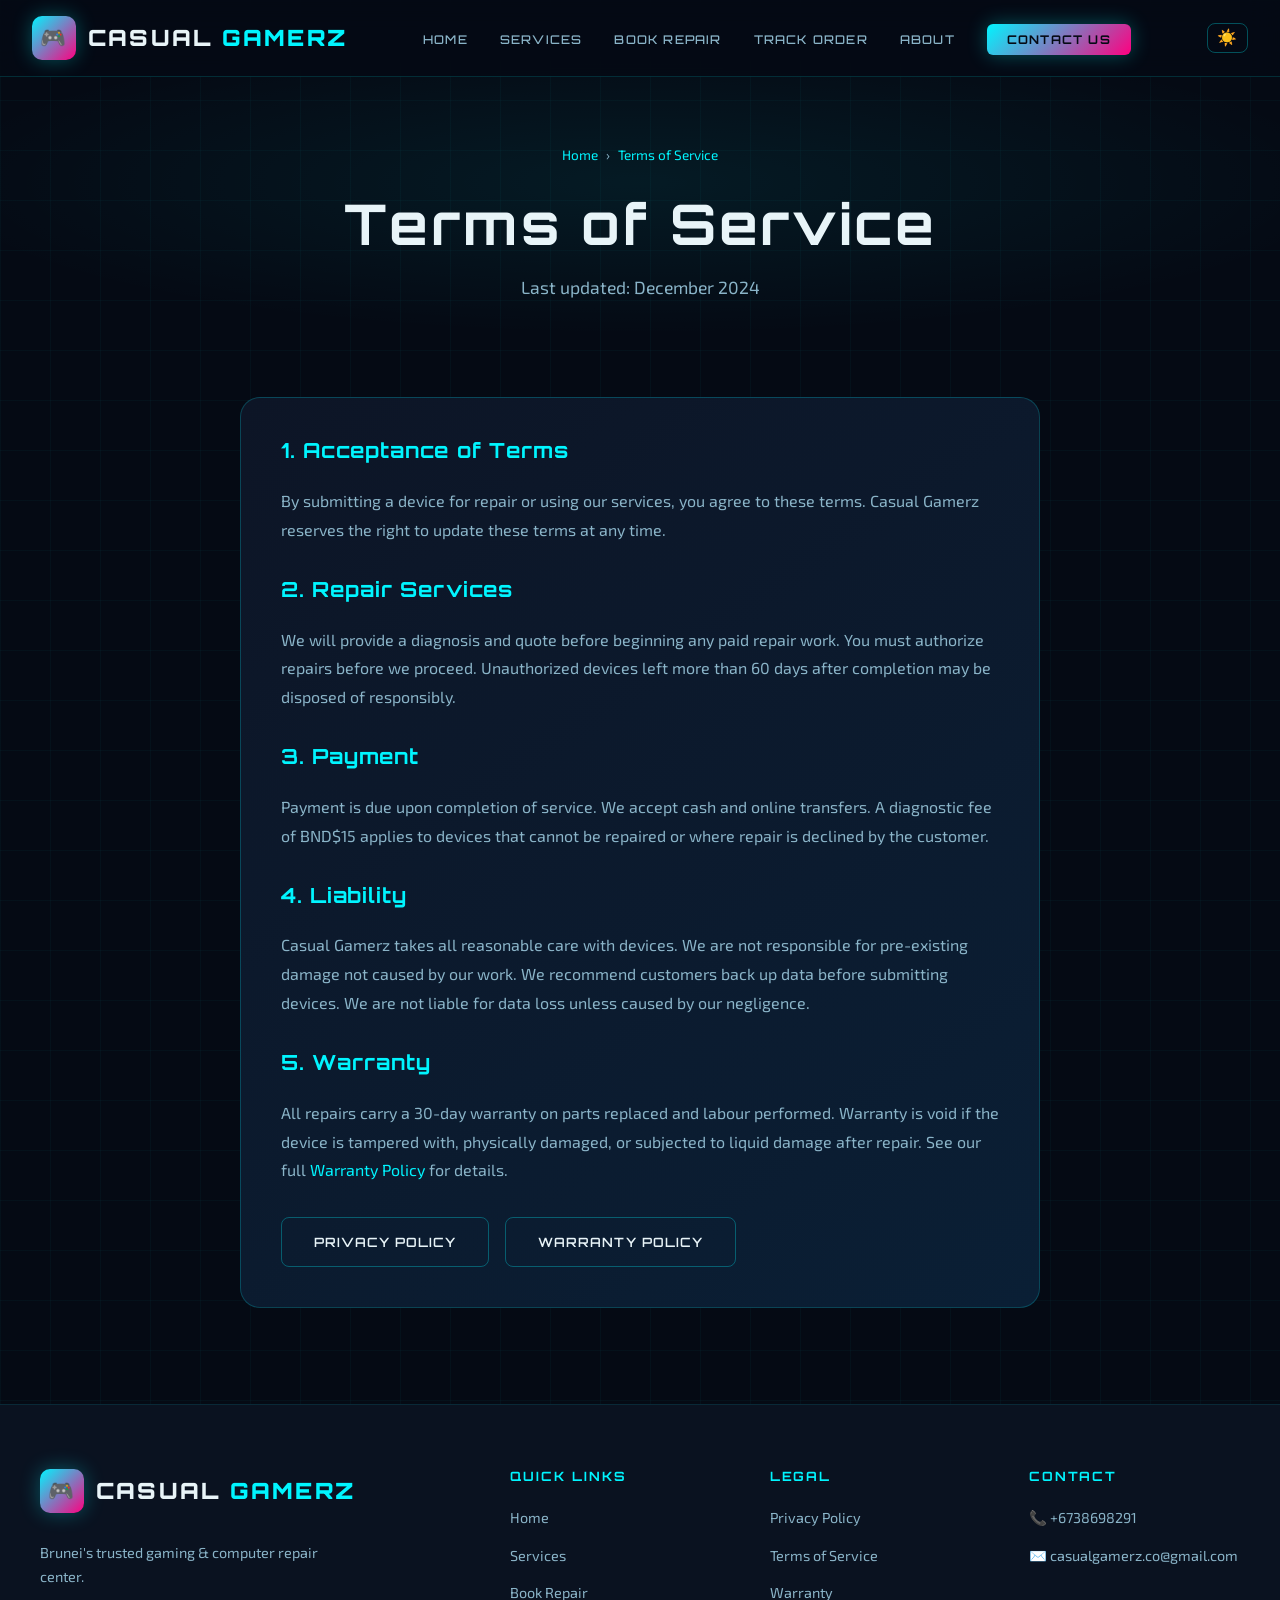
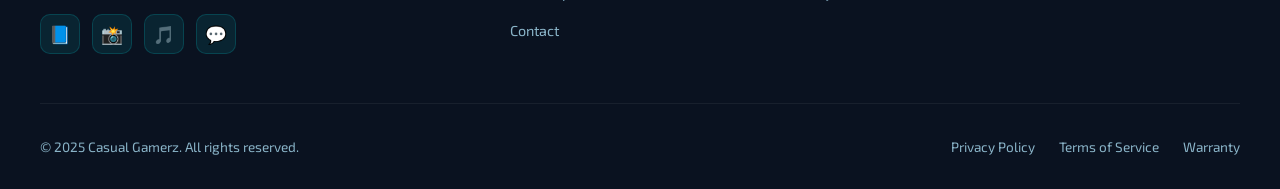
<file: pages/terms.html>
<!DOCTYPE html>
<html lang="en">
<head>
  <meta charset="UTF-8" /><meta name="viewport" content="width=device-width, initial-scale=1.0" />
  <title>Terms of Service — Casual Gamerz</title>
  <link rel="preconnect" href="https://fonts.googleapis.com"><link rel="preconnect" href="https://fonts.gstatic.com" crossorigin>
  <link href="https://fonts.googleapis.com/css2?family=Orbitron:wght@400;600;700;900&family=Exo+2:ital,wght@0,300;0,400;0,500;0,600;0,700;1,400&display=swap" rel="stylesheet">
  <link rel="stylesheet" href="../css/style.css">
</head>
<body class="grid-bg">
  <div id="cgz-announcement" style="display:none;padding:0.6rem 1.5rem;text-align:center;font-family:var(--font-display);font-size:0.78rem;letter-spacing:0.08em;position:relative;z-index:999;"></div>

  <nav class="navbar">
    <a href="../index.html" class="logo"><div class="logo-icon">🎮</div><div class="logo-text">CASUAL <span>GAMERZ</span></div></a>
    <ul class="nav-links">
      <li><a href="../index.html">Home</a></li><li><a href="services.html">Services</a></li>
      <li><a href="repair.html">Book Repair</a></li><li><a href="tracking.html">Track Order</a></li>
      <li style="display:none"><a href="history.html">Repair History</a></li>
      <li><a href="about.html">About</a></li><li><a href="contact.html" class="nav-cta">Contact Us</a></li>
    </ul>
    <button class="theme-toggle" id="themeToggle" aria-label="Toggle theme">☀️</button>
    <div class="hamburger"><span></span><span></span><span></span></div>
  </nav>
  <div class="page-hero">
    <div class="breadcrumb"><a href="../index.html">Home</a> › <span style="color:var(--neon-cyan)">Terms of Service</span></div>
    <h1>Terms of <span class="highlight">Service</span></h1>
    <p>Last updated: December 2024</p>
  </div>
  <section class="section" style="padding-top:2rem;">
    <div class="container" style="max-width:800px;">
      <div class="contact-form-wrap fade-in">
        <h3>1. Acceptance of Terms</h3>
        <p style="color:var(--text-secondary); margin:1rem 0; line-height:1.8;">By submitting a device for repair or using our services, you agree to these terms. Casual Gamerz reserves the right to update these terms at any time.</p>
        <h3 style="margin-top:2rem;">2. Repair Services</h3>
        <p style="color:var(--text-secondary); margin:1rem 0; line-height:1.8;">We will provide a diagnosis and quote before beginning any paid repair work. You must authorize repairs before we proceed. Unauthorized devices left more than 60 days after completion may be disposed of responsibly.</p>
        <h3 style="margin-top:2rem;">3. Payment</h3>
        <p style="color:var(--text-secondary); margin:1rem 0; line-height:1.8;">Payment is due upon completion of service. We accept cash and online transfers. A diagnostic fee of BND$15 applies to devices that cannot be repaired or where repair is declined by the customer.</p>
        <h3 style="margin-top:2rem;">4. Liability</h3>
        <p style="color:var(--text-secondary); margin:1rem 0; line-height:1.8;">Casual Gamerz takes all reasonable care with devices. We are not responsible for pre-existing damage not caused by our work. We recommend customers back up data before submitting devices. We are not liable for data loss unless caused by our negligence.</p>
        <h3 style="margin-top:2rem;">5. Warranty</h3>
        <p style="color:var(--text-secondary); margin:1rem 0; line-height:1.8;">All repairs carry a 30-day warranty on parts replaced and labour performed. Warranty is void if the device is tampered with, physically damaged, or subjected to liquid damage after repair. See our full <a href="warranty.html" style="color:var(--neon-cyan);">Warranty Policy</a> for details.</p>
        <div style="margin-top:2rem; display:flex; gap:1rem; flex-wrap:wrap;">
          <a href="privacy.html" class="btn-secondary">Privacy Policy</a>
          <a href="warranty.html" class="btn-secondary">Warranty Policy</a>
        </div>
      </div>
    </div>
  </section>
  <footer>
    <div class="footer-grid">
      <div class="footer-brand"><a href="../index.html" class="logo" style="margin-bottom:0.75rem; display:inline-flex;"><div class="logo-icon">🎮</div><div class="logo-text">CASUAL <span>GAMERZ</span></div></a><p>Brunei's trusted gaming & computer repair center.</p><div class="social-links"><a href="#" class="social-link">📘</a><a href="#" class="social-link">📸</a><a href="#" class="social-link">🎵</a><a href="#" class="social-link">💬</a></div></div>
      <div class="footer-col"><h4>Quick Links</h4><ul><li><a href="../index.html">Home</a></li><li><a href="services.html">Services</a></li><li><a href="repair.html">Book Repair</a></li><li><a href="contact.html">Contact</a></li></ul></div>
      <div class="footer-col"><h4>Legal</h4><ul><li><a href="privacy.html">Privacy Policy</a></li><li><a href="terms.html">Terms of Service</a></li><li><a href="warranty.html">Warranty</a></li></ul></div>
      <div class="footer-col"><h4>Contact</h4><ul><li><a href="tel:+6738698291" data-cid-href="global.phone_tel"><span data-cid="global.phone">📞 +6738698291</span></a></li><li><a href="mailto:casualgamerz.co@gmail.com" data-cid-href="global.email_mailto"><span data-cid="global.email">✉️ casualgamerz.co@gmail.com</span></a></li></ul></div>
    </div>
    <div class="footer-bottom"><p>© 2025 Casual Gamerz. All rights reserved.</p><div class="footer-bottom-links"><a href="privacy.html">Privacy Policy</a><a href="terms.html">Terms of Service</a><a href="warranty.html">Warranty</a></div></div>
  </footer>
  
  
  <script src="../js/theme.js"></script>
  <script src="../js/main.js"></script>
</body>
</html>
</file>
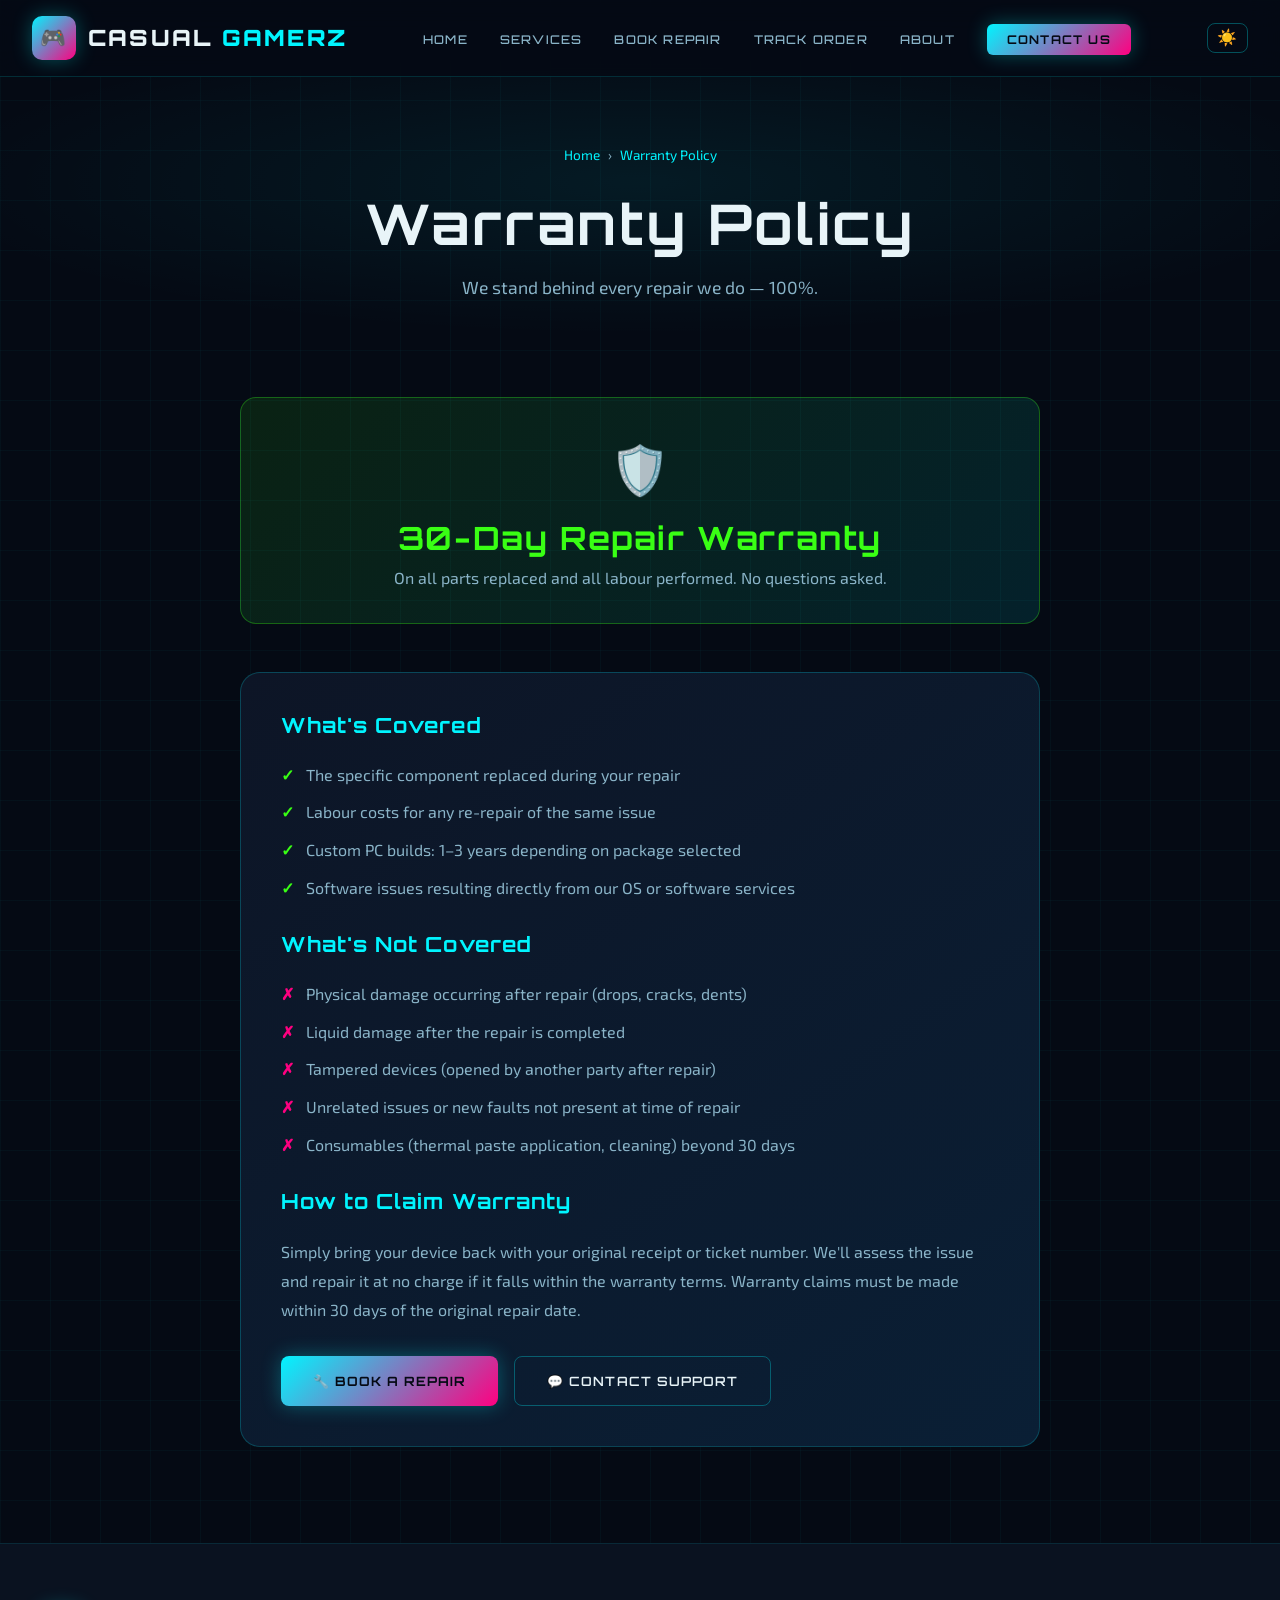
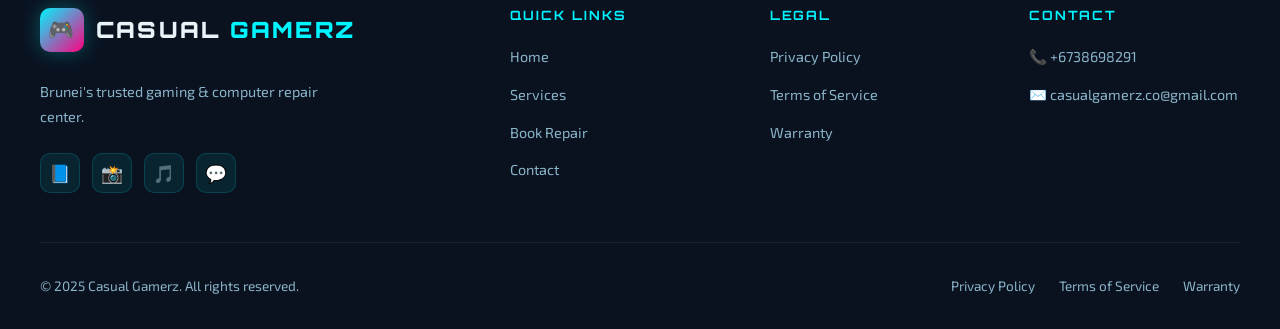
<file: pages/warranty.html>
<!DOCTYPE html>
<html lang="en">
<head>
  <meta charset="UTF-8" /><meta name="viewport" content="width=device-width, initial-scale=1.0" />
  <title>Warranty Policy — Casual Gamerz</title>
  <link rel="preconnect" href="https://fonts.googleapis.com"><link rel="preconnect" href="https://fonts.gstatic.com" crossorigin>
  <link href="https://fonts.googleapis.com/css2?family=Orbitron:wght@400;600;700;900&family=Exo+2:ital,wght@0,300;0,400;0,500;0,600;0,700;1,400&display=swap" rel="stylesheet">
  <link rel="stylesheet" href="../css/style.css">
</head>
<body class="grid-bg">
  <div id="cgz-announcement" style="display:none;padding:0.6rem 1.5rem;text-align:center;font-family:var(--font-display);font-size:0.78rem;letter-spacing:0.08em;position:relative;z-index:999;"></div>

  <nav class="navbar">
    <a href="../index.html" class="logo"><div class="logo-icon">🎮</div><div class="logo-text">CASUAL <span>GAMERZ</span></div></a>
    <ul class="nav-links">
      <li><a href="../index.html">Home</a></li><li><a href="services.html">Services</a></li>
      <li><a href="repair.html">Book Repair</a></li><li><a href="tracking.html">Track Order</a></li>
      <li style="display:none"><a href="history.html">Repair History</a></li>
      <li><a href="about.html">About</a></li><li><a href="contact.html" class="nav-cta">Contact Us</a></li>
    </ul>
    <button class="theme-toggle" id="themeToggle" aria-label="Toggle theme">☀️</button>
    <div class="hamburger"><span></span><span></span><span></span></div>
  </nav>
  <div class="page-hero">
    <div class="breadcrumb"><a href="../index.html">Home</a> › <span style="color:var(--neon-cyan)">Warranty Policy</span></div>
    <h1>Warranty <span class="highlight">Policy</span></h1>
    <p>We stand behind every repair we do — 100%.</p>
  </div>
  <section class="section" style="padding-top:2rem;">
    <div class="container" style="max-width:800px;">
      <!-- Warranty highlight -->
      <div style="background:linear-gradient(135deg,rgba(57,255,20,0.1),rgba(0,245,255,0.1)); border:1px solid rgba(57,255,20,0.3); border-radius:16px; padding:2rem; text-align:center; margin-bottom:3rem;" class="fade-in">
        <div style="font-size:3rem; margin-bottom:0.75rem;">🛡️</div>
        <h2 style="font-size:2rem; margin-bottom:0.5rem; color:#39ff14;" data-cid="warranty.headline">30-Day Repair Warranty</h2>
        <p style="color:var(--text-secondary);" data-cid="warranty.headline_sub">On all parts replaced and all labour performed. No questions asked.</p>
      </div>

      <div class="contact-form-wrap fade-in">
        <h3>What's Covered</h3>
        <ul style="list-style:none; margin:1rem 0; display:flex; flex-direction:column; gap:0.75rem;">
          <li style="display:flex; gap:0.75rem; align-items:flex-start; color:var(--text-secondary);">
            <span style="color:#39ff14; font-weight:700;">✓</span> The specific component replaced during your repair
          </li>
          <li style="display:flex; gap:0.75rem; align-items:flex-start; color:var(--text-secondary);">
            <span style="color:#39ff14; font-weight:700;">✓</span> Labour costs for any re-repair of the same issue
          </li>
          <li style="display:flex; gap:0.75rem; align-items:flex-start; color:var(--text-secondary);">
            <span style="color:#39ff14; font-weight:700;">✓</span> Custom PC builds: 1–3 years depending on package selected
          </li>
          <li style="display:flex; gap:0.75rem; align-items:flex-start; color:var(--text-secondary);">
            <span style="color:#39ff14; font-weight:700;">✓</span> Software issues resulting directly from our OS or software services
          </li>
        </ul>

        <h3 style="margin-top:2rem;">What's Not Covered</h3>
        <ul style="list-style:none; margin:1rem 0; display:flex; flex-direction:column; gap:0.75rem;">
          <li style="display:flex; gap:0.75rem; align-items:flex-start; color:var(--text-secondary);">
            <span style="color:var(--neon-pink); font-weight:700;">✗</span> Physical damage occurring after repair (drops, cracks, dents)
          </li>
          <li style="display:flex; gap:0.75rem; align-items:flex-start; color:var(--text-secondary);">
            <span style="color:var(--neon-pink); font-weight:700;">✗</span> Liquid damage after the repair is completed
          </li>
          <li style="display:flex; gap:0.75rem; align-items:flex-start; color:var(--text-secondary);">
            <span style="color:var(--neon-pink); font-weight:700;">✗</span> Tampered devices (opened by another party after repair)
          </li>
          <li style="display:flex; gap:0.75rem; align-items:flex-start; color:var(--text-secondary);">
            <span style="color:var(--neon-pink); font-weight:700;">✗</span> Unrelated issues or new faults not present at time of repair
          </li>
          <li style="display:flex; gap:0.75rem; align-items:flex-start; color:var(--text-secondary);">
            <span style="color:var(--neon-pink); font-weight:700;">✗</span> Consumables (thermal paste application, cleaning) beyond 30 days
          </li>
        </ul>

        <h3 style="margin-top:2rem;">How to Claim Warranty</h3>
        <p style="color:var(--text-secondary); margin:1rem 0; line-height:1.8;"><span data-cid="warranty.claim_process">Simply bring your device back with your original receipt or ticket number. We'll assess the issue and repair it at no charge if it falls within the warranty terms. Warranty claims must be made within 30 days of the original repair date.</span></p>

        <div style="margin-top:2rem; display:flex; gap:1rem; flex-wrap:wrap;">
          <a href="repair.html" class="btn-primary">🔧 Book a Repair</a>
          <a href="contact.html" class="btn-secondary">💬 Contact Support</a>
        </div>
      </div>
    </div>
  </section>
  <footer>
    <div class="footer-grid">
      <div class="footer-brand"><a href="../index.html" class="logo" style="margin-bottom:0.75rem; display:inline-flex;"><div class="logo-icon">🎮</div><div class="logo-text">CASUAL <span>GAMERZ</span></div></a><p>Brunei's trusted gaming & computer repair center.</p><div class="social-links"><a href="#" class="social-link">📘</a><a href="#" class="social-link">📸</a><a href="#" class="social-link">🎵</a><a href="#" class="social-link">💬</a></div></div>
      <div class="footer-col"><h4>Quick Links</h4><ul><li><a href="../index.html">Home</a></li><li><a href="services.html">Services</a></li><li><a href="repair.html">Book Repair</a></li><li><a href="contact.html">Contact</a></li></ul></div>
      <div class="footer-col"><h4>Legal</h4><ul><li><a href="privacy.html">Privacy Policy</a></li><li><a href="terms.html">Terms of Service</a></li><li><a href="warranty.html">Warranty</a></li></ul></div>
      <div class="footer-col"><h4>Contact</h4><ul><li><a href="tel:+6738698291" data-cid-href="global.phone_tel"><span data-cid="global.phone">📞 +6738698291</span></a></li><li><a href="mailto:casualgamerz.co@gmail.com" data-cid-href="global.email_mailto"><span data-cid="global.email">✉️ casualgamerz.co@gmail.com</span></a></li></ul></div>
    </div>
    <div class="footer-bottom"><p>© 2025 Casual Gamerz. All rights reserved.</p><div class="footer-bottom-links"><a href="privacy.html">Privacy Policy</a><a href="terms.html">Terms of Service</a><a href="warranty.html">Warranty</a></div></div>
  </footer>
  
  
  <script src="../js/theme.js"></script>
  <script src="../js/main.js"></script>
</body>
</html>
</file>
<file: css/style.css>
/* ===== CSS VARIABLES ===== */
:root {
  --neon-cyan: #00f5ff;
  --neon-pink: #ff0080;
  --neon-green: #39ff14;
  --neon-yellow: #ffea00;
  --dark-bg: #050a14;
  --dark-card: #0d1526;
  --dark-surface: #0a1220;
  --text-primary: #e8f4f8;
  --text-secondary: #8ab4c8;
  --accent-orange: #ff6b35;
  --gradient-main: linear-gradient(135deg, #00f5ff 0%, #ff0080 100%);
  --gradient-card: linear-gradient(145deg, #0d1526, #0a1f35);
  --shadow-cyan: 0 0 20px rgba(0, 245, 255, 0.3);
  --shadow-pink: 0 0 20px rgba(255, 0, 128, 0.3);
  --border-glow: 1px solid rgba(0, 245, 255, 0.2);
  --font-display: 'Orbitron', sans-serif;
  --font-body: 'Exo 2', sans-serif;
  --transition: all 0.3s cubic-bezier(0.4, 0, 0.2, 1);
}

/* ===== RESET & BASE ===== */
*, *::before, *::after { box-sizing: border-box; margin: 0; padding: 0; }

html { scroll-behavior: smooth; }

body {
  font-family: var(--font-body);
  background-color: var(--dark-bg);
  color: var(--text-primary);
  line-height: 1.6;
  overflow-x: hidden;
}

/* Custom Scrollbar */
::-webkit-scrollbar { width: 6px; }
::-webkit-scrollbar-track { background: var(--dark-bg); }
::-webkit-scrollbar-thumb { background: var(--neon-cyan); border-radius: 3px; }

/* ===== TYPOGRAPHY ===== */
h1, h2, h3, h4, h5, h6 {
  font-family: var(--font-display);
  font-weight: 700;
  line-height: 1.2;
  letter-spacing: 0.05em;
}

a { text-decoration: none; color: inherit; transition: var(--transition); }

img { max-width: 100%; display: block; }

/* ===== GRID BG PATTERN ===== */
.grid-bg {
  background-image:
    linear-gradient(rgba(0, 245, 255, 0.03) 1px, transparent 1px),
    linear-gradient(90deg, rgba(0, 245, 255, 0.03) 1px, transparent 1px);
  background-size: 50px 50px;
}

/* ===== NAVBAR ===== */
.navbar {
  position: fixed;
  top: 0;
  left: 0;
  right: 0;
  z-index: 1000;
  padding: 1rem 2rem;
  display: flex;
  align-items: center;
  justify-content: space-between;
  background: rgba(5, 10, 20, 0.85);
  -webkit-backdrop-filter: blur(16px);
  backdrop-filter: blur(16px);
  border-bottom: 1px solid rgba(0, 245, 255, 0.15);
  transition: var(--transition);
}

.navbar.scrolled {
  padding: 0.7rem 2rem;
  background: rgba(5, 10, 20, 0.97);
}

.logo {
  display: flex;
  align-items: center;
  gap: 0.75rem;
  font-family: var(--font-display);
  font-size: 1.4rem;
  font-weight: 900;
  letter-spacing: 0.1em;
}

.logo-icon {
  width: 44px;
  height: 44px;
  background: var(--gradient-main);
  border-radius: 10px;
  display: flex;
  align-items: center;
  justify-content: center;
  font-size: 1.3rem;
  box-shadow: var(--shadow-cyan);
}

.logo-text span { color: var(--neon-cyan); }

.nav-links {
  display: flex;
  align-items: center;
  gap: 2rem;
  list-style: none;
}

.nav-links a {
  font-family: var(--font-display);
  font-size: 0.75rem;
  font-weight: 500;
  letter-spacing: 0.1em;
  text-transform: uppercase;
  color: var(--text-secondary);
  position: relative;
  padding: 0.25rem 0;
}

.nav-links a::after {
  content: '';
  position: absolute;
  bottom: -2px;
  left: 0;
  width: 0;
  height: 2px;
  background: var(--gradient-main);
  transition: width 0.3s ease;
}

.nav-links a:hover,
.nav-links a.active {
  color: var(--neon-cyan);
}

.nav-links a:hover::after,
.nav-links a.active::after { width: 100%; }

.nav-cta {
  background: var(--gradient-main);
  color: var(--dark-bg) !important;
  padding: 0.5rem 1.25rem !important;
  border-radius: 6px;
  font-weight: 700 !important;
  box-shadow: var(--shadow-cyan);
}

.nav-cta:hover {
  transform: translateY(-2px);
  box-shadow: 0 0 30px rgba(0, 245, 255, 0.5) !important;
}

.hamburger {
  display: none;
  flex-direction: column;
  gap: 5px;
  cursor: pointer;
  padding: 4px;
}

.hamburger span {
  display: block;
  width: 24px;
  height: 2px;
  background: var(--neon-cyan);
  transition: var(--transition);
}

/* ===== HERO SECTION ===== */
.hero {
  min-height: 100vh;
  display: flex;
  align-items: center;
  position: relative;
  overflow: hidden;
  padding: 7rem 2rem 4rem;
}

.hero-bg {
  position: absolute;
  inset: 0;
  background:
    radial-gradient(ellipse 80% 60% at 70% 50%, rgba(0, 245, 255, 0.08) 0%, transparent 60%),
    radial-gradient(ellipse 60% 80% at 20% 80%, rgba(255, 0, 128, 0.08) 0%, transparent 60%),
    var(--dark-bg);
}

.hero-particles {
  position: absolute;
  inset: 0;
  overflow: hidden;
  pointer-events: none;
}

.particle {
  position: absolute;
  border-radius: 50%;
  animation: float linear infinite;
  opacity: 0.4;
}

@keyframes float {
  0% { transform: translateY(100vh) rotate(0deg); opacity: 0; }
  10% { opacity: 0.4; }
  90% { opacity: 0.4; }
  100% { transform: translateY(-100px) rotate(720deg); opacity: 0; }
}

.hero-container {
  max-width: 1200px;
  margin: 0 auto;
  width: 100%;
  display: grid;
  grid-template-columns: 1fr 1fr;
  gap: 4rem;
  align-items: center;
  position: relative;
  z-index: 1;
}

.hero-badge {
  display: inline-flex;
  align-items: center;
  gap: 0.5rem;
  background: rgba(0, 245, 255, 0.1);
  border: 1px solid rgba(0, 245, 255, 0.3);
  padding: 0.4rem 1rem;
  border-radius: 100px;
  font-size: 0.75rem;
  font-family: var(--font-display);
  letter-spacing: 0.1em;
  color: var(--neon-cyan);
  margin-bottom: 1.5rem;
  animation: fadeInUp 0.6s ease both;
}

.badge-dot {
  width: 8px;
  height: 8px;
  background: var(--neon-green);
  border-radius: 50%;
  box-shadow: 0 0 8px var(--neon-green);
  animation: pulse 2s infinite;
}

@keyframes pulse {
  0%, 100% { transform: scale(1); opacity: 1; }
  50% { transform: scale(1.5); opacity: 0.6; }
}

.hero-title {
  font-size: clamp(2.5rem, 5vw, 4.5rem);
  font-weight: 900;
  line-height: 1.1;
  margin-bottom: 1.5rem;
  animation: fadeInUp 0.6s 0.1s ease both;
}

.hero-title .line-1 { color: var(--text-primary); }
.hero-title .line-2 {
  background: var(--gradient-main);
  -webkit-background-clip: text;
  background-clip: text;
  -webkit-text-fill-color: transparent;
  color: transparent;
}

.hero-desc {
  font-size: 1.1rem;
  color: var(--text-secondary);
  margin-bottom: 2.5rem;
  max-width: 480px;
  animation: fadeInUp 0.6s 0.2s ease both;
}

.hero-buttons {
  display: flex;
  gap: 1rem;
  flex-wrap: wrap;
  animation: fadeInUp 0.6s 0.3s ease both;
}

.btn-primary {
  display: inline-flex;
  align-items: center;
  gap: 0.5rem;
  background: var(--gradient-main);
  color: var(--dark-bg);
  padding: 0.85rem 2rem;
  border-radius: 8px;
  font-family: var(--font-display);
  font-size: 0.8rem;
  font-weight: 700;
  letter-spacing: 0.08em;
  text-transform: uppercase;
  box-shadow: var(--shadow-cyan);
  transition: var(--transition);
  border: none;
  cursor: pointer;
}

.btn-primary:hover {
  transform: translateY(-3px);
  box-shadow: 0 0 40px rgba(0, 245, 255, 0.5), 0 8px 30px rgba(0, 0, 0, 0.4);
}

.btn-secondary {
  display: inline-flex;
  align-items: center;
  gap: 0.5rem;
  background: transparent;
  color: var(--text-primary);
  padding: 0.85rem 2rem;
  border-radius: 8px;
  font-family: var(--font-display);
  font-size: 0.8rem;
  font-weight: 600;
  letter-spacing: 0.08em;
  text-transform: uppercase;
  border: 1px solid rgba(0, 245, 255, 0.3);
  transition: var(--transition);
  cursor: pointer;
}

.btn-secondary:hover {
  border-color: var(--neon-cyan);
  color: var(--neon-cyan);
  background: rgba(0, 245, 255, 0.05);
  transform: translateY(-3px);
}

.hero-stats {
  display: flex;
  gap: 2.5rem;
  margin-top: 3rem;
  animation: fadeInUp 0.6s 0.4s ease both;
}

.stat { text-align: center; }

.stat-number {
  font-family: var(--font-display);
  font-size: 2rem;
  font-weight: 900;
  background: var(--gradient-main);
  -webkit-background-clip: text;
  background-clip: text;
  -webkit-text-fill-color: transparent;
  color: transparent;
}

.stat-label {
  font-size: 0.75rem;
  color: var(--text-secondary);
  letter-spacing: 0.1em;
  text-transform: uppercase;
}

/* Hero Visual */
.hero-visual {
  position: relative;
  display: flex;
  align-items: center;
  justify-content: center;
  animation: fadeInRight 0.8s 0.2s ease both;
}

.hero-device {
  position: relative;
  width: 380px;
  height: 380px;
}

.device-ring {
  position: absolute;
  inset: 0;
  border-radius: 50%;
  animation: spin linear infinite;
}

.ring-1 {
  border: 2px solid transparent;
  border-top: 2px solid var(--neon-cyan);
  border-right: 2px solid var(--neon-cyan);
  animation-duration: 4s;
  box-shadow: 0 0 20px rgba(0,245,255,0.3);
}

.ring-2 {
  inset: 20px;
  border: 2px solid transparent;
  border-bottom: 2px solid var(--neon-pink);
  border-left: 2px solid var(--neon-pink);
  animation-duration: 6s;
  animation-direction: reverse;
}

.ring-3 {
  inset: 40px;
  border: 1px solid transparent;
  border-top: 1px solid var(--neon-green);
  animation-duration: 8s;
}

@keyframes spin { 0% { transform: rotate(0deg); } 100% { transform: rotate(360deg); } }

.device-center {
  position: absolute;
  inset: 60px;
  background: var(--gradient-card);
  border-radius: 50%;
  border: var(--border-glow);
  display: flex;
  align-items: center;
  justify-content: center;
  font-size: 5rem;
  box-shadow: var(--shadow-cyan), inset 0 0 40px rgba(0, 245, 255, 0.05);
}

.floating-icons {
  position: absolute;
  inset: 0;
}

.float-icon {
  position: absolute;
  width: 52px;
  height: 52px;
  background: var(--dark-card);
  border: var(--border-glow);
  border-radius: 12px;
  display: flex;
  align-items: center;
  justify-content: center;
  font-size: 1.4rem;
  box-shadow: var(--shadow-cyan);
  animation: floatBob 3s ease-in-out infinite;
}

.float-icon:nth-child(1) { top: 5%; left: 50%; transform: translateX(-50%); animation-delay: 0s; }
.float-icon:nth-child(2) { top: 25%; right: -2%; animation-delay: 0.5s; }
.float-icon:nth-child(3) { bottom: 25%; right: -2%; animation-delay: 1s; }
.float-icon:nth-child(4) { bottom: 5%; left: 50%; transform: translateX(-50%); animation-delay: 1.5s; }
.float-icon:nth-child(5) { bottom: 25%; left: -2%; animation-delay: 2s; }
.float-icon:nth-child(6) { top: 25%; left: -2%; animation-delay: 2.5s; }

@keyframes floatBob {
  0%, 100% { transform: translateY(0); }
  50% { transform: translateY(-8px); }
}

/* ===== SECTION STYLES ===== */
.section {
  padding: 6rem 2rem;
  position: relative;
}

.section-header {
  text-align: center;
  margin-bottom: 4rem;
}

.section-tag {
  display: inline-block;
  font-family: var(--font-display);
  font-size: 0.7rem;
  letter-spacing: 0.2em;
  text-transform: uppercase;
  color: var(--neon-cyan);
  background: rgba(0, 245, 255, 0.1);
  border: 1px solid rgba(0, 245, 255, 0.2);
  padding: 0.35rem 1rem;
  border-radius: 100px;
  margin-bottom: 1rem;
}

.section-title {
  font-size: clamp(2rem, 4vw, 3rem);
  margin-bottom: 1rem;
}

.section-title .highlight {
  background: var(--gradient-main);
  -webkit-background-clip: text;
  background-clip: text;
  -webkit-text-fill-color: transparent;
  color: transparent;
}

.section-desc {
  color: var(--text-secondary);
  max-width: 600px;
  margin: 0 auto;
  font-size: 1.05rem;
}

.container {
  max-width: 1200px;
  margin: 0 auto;
  width: 100%;
}

/* ===== SERVICES SECTION ===== */
.services-grid {
  display: grid;
  grid-template-columns: repeat(auto-fit, minmax(300px, 1fr));
  gap: 1.5rem;
}

.service-card {
  background: var(--gradient-card);
  border: var(--border-glow);
  border-radius: 16px;
  padding: 2rem;
  position: relative;
  overflow: hidden;
  transition: var(--transition);
  cursor: pointer;
  text-decoration: none;
  display: block;
  color: inherit;
}

.service-card::before {
  content: '';
  position: absolute;
  inset: 0;
  background: linear-gradient(135deg, rgba(0,245,255,0.05) 0%, transparent 60%);
  opacity: 0;
  transition: opacity 0.3s ease;
}

.service-card:hover {
  transform: translateY(-6px);
  border-color: rgba(0, 245, 255, 0.5);
  box-shadow: var(--shadow-cyan), 0 20px 40px rgba(0, 0, 0, 0.4);
}

.service-card:hover::before { opacity: 1; }

.service-icon-wrap {
  width: 64px;
  height: 64px;
  border-radius: 14px;
  display: flex;
  align-items: center;
  justify-content: center;
  font-size: 1.8rem;
  margin-bottom: 1.5rem;
  position: relative;
}

.service-icon-wrap.cyan { background: rgba(0, 245, 255, 0.1); box-shadow: 0 0 20px rgba(0,245,255,0.2); }
.service-icon-wrap.pink { background: rgba(255, 0, 128, 0.1); box-shadow: 0 0 20px rgba(255,0,128,0.2); }
.service-icon-wrap.green { background: rgba(57, 255, 20, 0.1); box-shadow: 0 0 20px rgba(57,255,20,0.2); }
.service-icon-wrap.orange { background: rgba(255, 107, 53, 0.1); box-shadow: 0 0 20px rgba(255,107,53,0.2); }
.service-icon-wrap.yellow { background: rgba(255, 234, 0, 0.1); box-shadow: 0 0 20px rgba(255,234,0,0.2); }
.service-icon-wrap.purple { background: rgba(150, 0, 255, 0.1); box-shadow: 0 0 20px rgba(150,0,255,0.2); }

.service-card h3 {
  font-size: 1.1rem;
  margin-bottom: 0.75rem;
  color: var(--text-primary);
}

.service-card p {
  font-size: 0.9rem;
  color: var(--text-secondary);
  line-height: 1.6;
  margin-bottom: 1.5rem;
}

.service-tags {
  display: flex;
  flex-wrap: wrap;
  gap: 0.5rem;
  margin-bottom: 1.5rem;
}

.tag {
  font-size: 0.7rem;
  padding: 0.2rem 0.6rem;
  border-radius: 4px;
  background: rgba(0, 245, 255, 0.08);
  border: 1px solid rgba(0, 245, 255, 0.15);
  color: var(--text-secondary);
  font-family: var(--font-display);
  letter-spacing: 0.05em;
}

.service-link {
  display: inline-flex;
  align-items: center;
  gap: 0.4rem;
  font-family: var(--font-display);
  font-size: 0.72rem;
  font-weight: 600;
  letter-spacing: 0.1em;
  text-transform: uppercase;
  color: var(--neon-cyan);
  transition: var(--transition);
}

.service-card:hover .service-link { gap: 0.7rem; }

/* ===== WHY US SECTION ===== */
.why-grid {
  display: grid;
  grid-template-columns: 1fr 1fr;
  gap: 4rem;
  align-items: center;
}

.why-visual {
  position: relative;
}

.why-image-wrap {
  background: var(--gradient-card);
  border: var(--border-glow);
  border-radius: 20px;
  padding: 2.5rem;
  position: relative;
  overflow: hidden;
}

.why-image-wrap::after {
  content: '';
  position: absolute;
  top: -50%;
  right: -50%;
  width: 100%;
  height: 100%;
  background: radial-gradient(circle, rgba(0, 245, 255, 0.1) 0%, transparent 70%);
}

.why-icon-grid {
  display: grid;
  grid-template-columns: repeat(3, 1fr);
  gap: 1rem;
}

.why-icon-item {
  aspect-ratio: 1;
  background: rgba(0, 245, 255, 0.05);
  border: 1px solid rgba(0, 245, 255, 0.1);
  border-radius: 12px;
  display: flex;
  align-items: center;
  justify-content: center;
  font-size: 2rem;
  transition: var(--transition);
}

.why-icon-item:hover {
  background: rgba(0, 245, 255, 0.1);
  border-color: var(--neon-cyan);
  transform: scale(1.05);
}

.features-list {
  display: flex;
  flex-direction: column;
  gap: 1.5rem;
}

.feature-item {
  display: flex;
  gap: 1.25rem;
  align-items: flex-start;
}

.feature-icon {
  width: 48px;
  height: 48px;
  min-width: 48px;
  background: rgba(0, 245, 255, 0.08);
  border: 1px solid rgba(0, 245, 255, 0.2);
  border-radius: 12px;
  display: flex;
  align-items: center;
  justify-content: center;
  font-size: 1.3rem;
}

.feature-text h4 {
  font-size: 1rem;
  margin-bottom: 0.3rem;
  color: var(--text-primary);
}

.feature-text p {
  font-size: 0.88rem;
  color: var(--text-secondary);
}

/* ===== PRICING SECTION ===== */
.pricing-grid {
  display: grid;
  grid-template-columns: repeat(auto-fit, minmax(280px, 1fr));
  gap: 1.5rem;
  max-width: 960px;
  margin: 0 auto;
}

.price-card {
  background: var(--gradient-card);
  border: var(--border-glow);
  border-radius: 20px;
  padding: 2.5rem;
  position: relative;
  transition: var(--transition);
  text-align: center;
}

.price-card.featured {
  border-color: var(--neon-cyan);
  box-shadow: var(--shadow-cyan), 0 0 60px rgba(0,245,255,0.1);
  transform: scale(1.05);
}

.price-card:hover {
  transform: translateY(-6px);
  box-shadow: var(--shadow-cyan);
}

.price-card.featured:hover {
  transform: scale(1.05) translateY(-6px);
}

.popular-badge {
  position: absolute;
  top: -14px;
  left: 50%;
  transform: translateX(-50%);
  background: var(--gradient-main);
  color: var(--dark-bg);
  font-family: var(--font-display);
  font-size: 0.65rem;
  font-weight: 700;
  letter-spacing: 0.15em;
  text-transform: uppercase;
  padding: 0.35rem 1.25rem;
  border-radius: 100px;
}

.price-name {
  font-family: var(--font-display);
  font-size: 0.85rem;
  letter-spacing: 0.15em;
  text-transform: uppercase;
  color: var(--text-secondary);
  margin-bottom: 1rem;
}

.price-amount {
  font-family: var(--font-display);
  font-size: 3rem;
  font-weight: 900;
  color: var(--text-primary);
  margin-bottom: 0.25rem;
}

.price-amount span {
  font-size: 1.2rem;
  color: var(--text-secondary);
}

.price-note {
  font-size: 0.8rem;
  color: var(--text-secondary);
  margin-bottom: 2rem;
}

.price-features {
  list-style: none;
  margin-bottom: 2rem;
  text-align: left;
}

.price-features li {
  display: flex;
  align-items: center;
  gap: 0.75rem;
  padding: 0.6rem 0;
  border-bottom: 1px solid rgba(255,255,255,0.04);
  font-size: 0.9rem;
  color: var(--text-secondary);
}

.price-features li::before {
  content: '✓';
  color: var(--neon-cyan);
  font-weight: 700;
  font-size: 0.85rem;
  min-width: 16px;
}

.btn-price {
  width: 100%;
  padding: 0.85rem;
  border-radius: 8px;
  font-family: var(--font-display);
  font-size: 0.8rem;
  font-weight: 700;
  letter-spacing: 0.1em;
  text-transform: uppercase;
  cursor: pointer;
  transition: var(--transition);
  border: none;
  display: block;
  text-align: center;
}

.btn-price-outline {
  background: transparent;
  border: 1px solid rgba(0, 245, 255, 0.3);
  color: var(--text-primary);
}

.btn-price-outline:hover {
  border-color: var(--neon-cyan);
  color: var(--neon-cyan);
  background: rgba(0, 245, 255, 0.05);
}

.btn-price-filled {
  background: var(--gradient-main);
  color: var(--dark-bg);
  box-shadow: var(--shadow-cyan);
}

.btn-price-filled:hover {
  box-shadow: 0 0 30px rgba(0,245,255,0.5);
  transform: translateY(-2px);
}

/* ===== TESTIMONIALS ===== */
.testimonials-grid {
  display: grid;
  grid-template-columns: repeat(auto-fit, minmax(300px, 1fr));
  gap: 1.5rem;
}

.testimonial-card {
  background: var(--gradient-card);
  border: var(--border-glow);
  border-radius: 16px;
  padding: 2rem;
  transition: var(--transition);
}

.testimonial-card:hover {
  transform: translateY(-4px);
  border-color: rgba(0, 245, 255, 0.4);
}

.stars {
  font-size: 1rem;
  letter-spacing: 2px;
  margin-bottom: 1rem;
  color: var(--neon-yellow);
}

.testimonial-card blockquote {
  font-size: 0.95rem;
  color: var(--text-secondary);
  font-style: italic;
  line-height: 1.7;
  margin-bottom: 1.5rem;
  border: none;
  padding: 0;
}

.testimonial-author {
  display: flex;
  align-items: center;
  gap: 1rem;
}

.author-avatar {
  width: 44px;
  height: 44px;
  border-radius: 50%;
  background: var(--gradient-main);
  display: flex;
  align-items: center;
  justify-content: center;
  font-family: var(--font-display);
  font-weight: 700;
  font-size: 1rem;
  color: var(--dark-bg);
  min-width: 44px;
}

.author-name {
  font-weight: 600;
  font-size: 0.95rem;
}

.author-role {
  font-size: 0.8rem;
  color: var(--text-secondary);
}

/* ===== CONTACT / BOOKING SECTION ===== */
.contact-grid {
  display: grid;
  grid-template-columns: 1fr 1.4fr;
  gap: 3rem;
  align-items: start;
}

.contact-info h3 {
  font-size: 1.8rem;
  margin-bottom: 1rem;
}

.contact-info p {
  color: var(--text-secondary);
  margin-bottom: 2rem;
}

.contact-details {
  display: flex;
  flex-direction: column;
  gap: 1.25rem;
}

.contact-item {
  display: flex;
  align-items: center;
  gap: 1rem;
  padding: 1rem 1.25rem;
  background: var(--gradient-card);
  border: var(--border-glow);
  border-radius: 12px;
  transition: var(--transition);
}

.contact-item:hover {
  border-color: rgba(0,245,255,0.4);
  transform: translateX(4px);
}

.contact-item-icon {
  font-size: 1.3rem;
  min-width: 32px;
}

.contact-item-text span {
  display: block;
  font-size: 0.75rem;
  color: var(--neon-cyan);
  font-family: var(--font-display);
  letter-spacing: 0.1em;
  text-transform: uppercase;
  margin-bottom: 0.15rem;
}

.contact-item-text p {
  font-size: 0.95rem;
  color: var(--text-primary);
  margin: 0;
}

.contact-form-wrap {
  background: var(--gradient-card);
  border: var(--border-glow);
  border-radius: 20px;
  padding: 2.5rem;
}

.contact-form-wrap h3 {
  font-size: 1.3rem;
  margin-bottom: 1.5rem;
  color: var(--neon-cyan);
}

.form-group {
  margin-bottom: 1.25rem;
}

.form-row {
  display: grid;
  grid-template-columns: 1fr 1fr;
  gap: 1rem;
}

label {
  display: block;
  font-size: 0.75rem;
  font-family: var(--font-display);
  letter-spacing: 0.1em;
  text-transform: uppercase;
  color: var(--text-secondary);
  margin-bottom: 0.5rem;
}

input, select, textarea {
  width: 100%;
  background: rgba(255,255,255,0.04);
  border: 1px solid rgba(0, 245, 255, 0.15);
  border-radius: 8px;
  padding: 0.75rem 1rem;
  color: var(--text-primary);
  font-family: var(--font-body);
  font-size: 0.95rem;
  transition: var(--transition);
  outline: none;
  appearance: none;
}

input:focus, select:focus, textarea:focus {
  border-color: var(--neon-cyan);
  background: rgba(0, 245, 255, 0.04);
  box-shadow: 0 0 0 3px rgba(0,245,255,0.1);
}

select option { background: var(--dark-card); color: var(--text-primary); }

textarea { resize: vertical; min-height: 120px; }

/* ===== FOOTER ===== */
footer {
  background: var(--dark-surface);
  border-top: 1px solid rgba(0, 245, 255, 0.1);
  padding: 4rem 2rem 2rem;
}

.footer-grid {
  max-width: 1200px;
  margin: 0 auto;
  display: grid;
  grid-template-columns: 2fr 1fr 1fr 1fr;
  gap: 3rem;
  padding-bottom: 3rem;
  border-bottom: 1px solid rgba(255,255,255,0.06);
  margin-bottom: 2rem;
}

.footer-brand p {
  color: var(--text-secondary);
  font-size: 0.9rem;
  margin: 1rem 0 1.5rem;
  max-width: 280px;
  line-height: 1.7;
}

.social-links {
  display: flex;
  gap: 0.75rem;
}

.social-link {
  width: 40px;
  height: 40px;
  background: rgba(0, 245, 255, 0.08);
  border: 1px solid rgba(0, 245, 255, 0.15);
  border-radius: 10px;
  display: flex;
  align-items: center;
  justify-content: center;
  font-size: 1.1rem;
  text-decoration: none;
  transition: var(--transition);
}

.social-link:hover {
  background: rgba(0, 245, 255, 0.15);
  border-color: var(--neon-cyan);
  transform: translateY(-3px);
  box-shadow: var(--shadow-cyan);
}

.footer-col h4 {
  font-family: var(--font-display);
  font-size: 0.8rem;
  letter-spacing: 0.15em;
  text-transform: uppercase;
  color: var(--neon-cyan);
  margin-bottom: 1.25rem;
}

.footer-col ul { list-style: none; }

.footer-col ul li { margin-bottom: 0.75rem; }

.footer-col ul li a {
  color: var(--text-secondary);
  font-size: 0.9rem;
  transition: var(--transition);
  display: inline-flex;
  align-items: center;
  gap: 0.5rem;
}

.footer-col ul li a:hover {
  color: var(--neon-cyan);
  transform: translateX(4px);
}

.footer-bottom {
  max-width: 1200px;
  margin: 0 auto;
  display: flex;
  align-items: center;
  justify-content: space-between;
  flex-wrap: wrap;
  gap: 1rem;
}

.footer-bottom p {
  color: var(--text-secondary);
  font-size: 0.85rem;
}

.footer-bottom-links {
  display: flex;
  gap: 1.5rem;
}

.footer-bottom-links a {
  color: var(--text-secondary);
  font-size: 0.85rem;
  transition: var(--transition);
}

.footer-bottom-links a:hover { color: var(--neon-cyan); }

/* ===== ANIMATIONS ===== */
@keyframes fadeInUp {
  from { opacity: 0; transform: translateY(30px); }
  to { opacity: 1; transform: translateY(0); }
}

@keyframes fadeInRight {
  from { opacity: 0; transform: translateX(40px); }
  to { opacity: 1; transform: translateX(0); }
}

.fade-in {
  opacity: 0;
  transform: translateY(30px);
  transition: opacity 0.6s ease, transform 0.6s ease;
}

.fade-in.visible {
  opacity: 1;
  transform: translateY(0);
}

/* ===== GLOW DIVIDER ===== */
.glow-divider {
  width: 80px;
  height: 3px;
  background: var(--gradient-main);
  border-radius: 2px;
  margin: 1rem auto 0;
  box-shadow: 0 0 10px rgba(0,245,255,0.5);
}

/* ===== PAGE HERO (inner pages) ===== */
.page-hero {
  padding: 9rem 2rem 4rem;
  text-align: center;
  position: relative;
  overflow: hidden;
}

.page-hero::before {
  content: '';
  position: absolute;
  inset: 0;
  background: radial-gradient(ellipse 80% 60% at 50% 50%, rgba(0,245,255,0.07) 0%, transparent 70%);
}

.page-hero h1 { font-size: clamp(2rem, 5vw, 3.5rem); margin-bottom: 1rem; position: relative; }
.page-hero p { color: var(--text-secondary); font-size: 1.1rem; max-width: 600px; margin: 0 auto; position: relative; }

/* ===== BREADCRUMB ===== */
.breadcrumb {
  display: flex;
  align-items: center;
  gap: 0.5rem;
  justify-content: center;
  margin-bottom: 1.5rem;
  font-size: 0.85rem;
  color: var(--text-secondary);
  position: relative;
}

.breadcrumb a {
  color: var(--neon-cyan);
  transition: var(--transition);
}

.breadcrumb a:hover { opacity: 0.7; }

/* ===== NOTIFICATION TOAST ===== */
.toast {
  position: fixed;
  bottom: 2rem;
  right: 2rem;
  background: var(--dark-card);
  border: 1px solid var(--neon-cyan);
  border-radius: 12px;
  padding: 1rem 1.5rem;
  display: flex;
  align-items: center;
  gap: 0.75rem;
  box-shadow: var(--shadow-cyan);
  transform: translateX(200%);
  transition: transform 0.4s cubic-bezier(0.4, 0, 0.2, 1);
  z-index: 9999;
  max-width: 360px;
}

.toast.show { transform: translateX(0); }
.toast-icon { font-size: 1.3rem; }
.toast-msg { font-size: 0.9rem; color: var(--text-primary); }

/* ===== MOBILE NAV ===== */
@media (max-width: 768px) {
  .hamburger { display: flex; }

  .nav-links {
    display: none;
    position: fixed;
    top: 0;
    left: 0;
    right: 0;
    bottom: 0;
    background: rgba(5, 10, 20, 0.98);
    flex-direction: column;
    align-items: center;
    justify-content: center;
    gap: 2rem;
    z-index: 999;
  }

  .nav-links.open { display: flex; }
  .nav-links a { font-size: 1rem; }

  .hero-container { grid-template-columns: 1fr; gap: 2rem; }
  .hero-visual { display: none; }
  .why-grid { grid-template-columns: 1fr; }
  .contact-grid { grid-template-columns: 1fr; gap: 1.5rem; }
  .contact-form-wrap { padding: 1.5rem; }
  .contact-item { gap: 0.75rem; padding: 0.875rem 1rem; }
  .contact-item-text p { font-size: 0.85rem; word-break: break-word; }
  .footer-grid { grid-template-columns: 1fr 1fr; }
  .form-row { grid-template-columns: 1fr; }
  .price-card.featured { transform: scale(1); }
}

@media (max-width: 480px) {
  .footer-grid { grid-template-columns: 1fr; }
  .hero-stats { gap: 1.5rem; }
  .contact-form-wrap { padding: 1.1rem; }
  .contact-item { flex-wrap: nowrap; }
  .contact-item-icon { font-size: 1.1rem; min-width: 26px; }
  .contact-item-text p { font-size: 0.82rem; }
  /* prevent long email from breaking layout on tiny screens */
  .service-card p { word-break: break-all; }
}

/* ===== TRACKING PAGE SPECIFIC ===== */
.tracking-box {
  max-width: 600px;
  margin: 0 auto 3rem;
  background: var(--gradient-card);
  border: var(--border-glow);
  border-radius: 16px;
  padding: 2.5rem;
}

.tracking-input-wrap {
  display: flex;
  gap: 1rem;
}

.tracking-input-wrap input { flex: 1; }

.tracking-result {
  margin-top: 2rem;
  padding: 1.5rem;
  background: rgba(0,245,255,0.04);
  border: 1px solid rgba(0,245,255,0.2);
  border-radius: 12px;
  display: none;
}

.tracking-result.show { display: block; }

.progress-steps {
  display: flex;
  justify-content: space-between;
  position: relative;
  margin: 2rem 0;
}

.progress-steps::before {
  content: '';
  position: absolute;
  top: 20px;
  left: 10%;
  right: 10%;
  height: 2px;
  background: rgba(0,245,255,0.1);
}

.progress-steps::after {
  content: '';
  position: absolute;
  top: 20px;
  left: 10%;
  width: 60%;
  height: 2px;
  background: var(--gradient-main);
}

.step {
  display: flex;
  flex-direction: column;
  align-items: center;
  gap: 0.5rem;
  position: relative;
  z-index: 1;
}

.step-dot {
  width: 40px;
  height: 40px;
  border-radius: 50%;
  display: flex;
  align-items: center;
  justify-content: center;
  font-size: 1rem;
  border: 2px solid rgba(0,245,255,0.2);
  background: var(--dark-card);
  transition: var(--transition);
}

.step.active .step-dot, .step.done .step-dot {
  background: var(--gradient-main);
  border-color: transparent;
  box-shadow: var(--shadow-cyan);
}

.step-label {
  font-size: 0.7rem;
  font-family: var(--font-display);
  letter-spacing: 0.05em;
  text-align: center;
  color: var(--text-secondary);
  max-width: 80px;
}

.step.active .step-label, .step.done .step-label { color: var(--neon-cyan); }

/* ===== FAQ ACCORDION ===== */
.faq-list { max-width: 800px; margin: 0 auto; }

.faq-item {
  background: var(--gradient-card);
  border: var(--border-glow);
  border-radius: 12px;
  margin-bottom: 0.75rem;
  overflow: hidden;
  transition: var(--transition);
}

.faq-item:hover { border-color: rgba(0,245,255,0.3); }

.faq-question {
  display: flex;
  justify-content: space-between;
  align-items: center;
  padding: 1.25rem 1.5rem;
  cursor: pointer;
  font-family: var(--font-display);
  font-size: 0.9rem;
  letter-spacing: 0.03em;
  transition: var(--transition);
}

.faq-question:hover { color: var(--neon-cyan); }

.faq-arrow {
  font-size: 0.7rem;
  color: var(--neon-cyan);
  transition: transform 0.3s ease;
}

.faq-item.open .faq-arrow { transform: rotate(180deg); }

.faq-answer {
  max-height: 0;
  overflow: hidden;
  transition: max-height 0.4s cubic-bezier(0.4,0,0.2,1);
}

.faq-item.open .faq-answer { max-height: 400px; }

.faq-answer p {
  padding: 0 1.5rem 1.25rem;
  color: var(--text-secondary);
  font-size: 0.9rem;
  line-height: 1.7;
}

/* Repair Form specific */
.device-selector {
  display: grid;
  grid-template-columns: repeat(auto-fit, minmax(120px, 1fr));
  gap: 1rem;
  margin-bottom: 0.5rem;
}

.device-option {
  position: relative;
}

.device-option input[type="radio"] {
  position: absolute;
  opacity: 0;
  width: 0;
  height: 0;
}

.device-option label {
  display: flex;
  flex-direction: column;
  align-items: center;
  gap: 0.5rem;
  padding: 1.25rem 1rem;
  background: rgba(0,245,255,0.04);
  border: 1px solid rgba(0,245,255,0.15);
  border-radius: 12px;
  cursor: pointer;
  transition: var(--transition);
  text-transform: none;
  font-size: 0.82rem;
  letter-spacing: 0;
  text-align: center;
  font-family: var(--font-body);
  color: var(--text-secondary);
}

.device-option label .di { font-size: 1.8rem; line-height: 1; }

.device-option input:checked + label {
  border-color: var(--neon-cyan);
  background: rgba(0,245,255,0.1);
  color: var(--text-primary);
  box-shadow: var(--shadow-cyan);
}

.device-option label:hover {
  border-color: rgba(0,245,255,0.4);
  color: var(--text-primary);
}

/* ===== SERVICES PHOTO GALLERY ===== */
.repair-gallery-grid {
  display: grid;
  grid-template-columns: repeat(auto-fit, minmax(170px, 1fr));
  gap: 1rem;
  margin-top: 2rem;
}
@media (max-width: 480px) {
  .repair-gallery-grid {
    grid-template-columns: 1fr;
  }
}

.gallery-card {
  background: var(--gradient-card);
  border: var(--border-glow);
  border-radius: 16px;
  aspect-ratio: 4 / 3;
  display: flex;
  flex-direction: column;
  align-items: center;
  justify-content: center;
  gap: 0.5rem;
  transition: var(--transition);
  cursor: pointer;
  overflow: hidden;
  position: relative;
  text-align: center;
  padding: 1rem;
}

.gallery-card:hover {
  transform: translateY(-5px);
  border-color: var(--neon-cyan);
  box-shadow: var(--shadow-cyan);
}

.gallery-card > img {
  position: absolute;
  inset: 0;
  width: 100%;
  height: 100%;
  object-fit: cover;
  border-radius: 16px;
  opacity: 0.9;
  transition: opacity 0.3s;
}

.gallery-card:hover > img { opacity: 1; }

/* Text overlay when image is present */
.gallery-card:has(> img) .gallery-card-label,
.gallery-card:has(> img) .gallery-card-sub {
  position: relative;
  z-index: 1;
  background: rgba(0,0,0,0.55);
  padding: 2px 8px;
  border-radius: 6px;
  backdrop-filter: blur(4px);
}

.gallery-card:has(> img) .gallery-card-icon { display: none; }

.gallery-card-icon { font-size: 2.4rem; line-height: 1; }

.gallery-card-label {
  font-family: var(--font-display);
  font-size: 0.72rem;
  letter-spacing: 0.06em;
  color: var(--text-primary);
  line-height: 1.3;
}

.gallery-card-sub {
  font-size: 0.68rem;
  color: var(--neon-cyan);
  margin-top: -0.1rem;
}

.gallery-card.add-slot {
  border: 2px dashed rgba(0, 245, 255, 0.2);
  background: transparent;
  opacity: 0.5;
}

.gallery-card.add-slot:hover {
  border-color: rgba(0, 245, 255, 0.5);
  opacity: 1;
}

/* ===== GAME CARDS (shared) ===== */
.games-scroll-wrap {
  overflow-x: auto;
  padding-bottom: 0.75rem;
  scrollbar-width: thin;
  scrollbar-color: var(--neon-cyan) transparent;
  margin: 0 -0.5rem;
  padding-left: 0.5rem;
  padding-right: 0.5rem;
}

.games-scroll {
  display: flex;
  gap: 1rem;
  min-width: max-content;
  padding: 0.25rem 0;
}

.game-card {
  width: 155px;
  flex-shrink: 0;
  background: var(--gradient-card);
  border: var(--border-glow);
  border-radius: 14px;
  overflow: hidden;
  transition: var(--transition);
  position: relative;
  cursor: pointer;
}

.game-card:hover {
  transform: translateY(-6px);
  box-shadow: var(--shadow-cyan);
  border-color: var(--neon-cyan);
}

.game-card-cover {
  height: 115px;
  display: flex;
  align-items: center;
  justify-content: center;
  font-size: 3.2rem;
  position: relative;
}

.game-card-info {
  padding: 0.65rem 0.75rem 0.75rem;
}

.game-card-title {
  font-family: var(--font-display);
  font-size: 0.7rem;
  letter-spacing: 0.04em;
  color: var(--text-primary);
  margin-bottom: 0.25rem;
  line-height: 1.3;
}

.game-card-genre {
  font-size: 0.65rem;
  color: var(--text-secondary);
}

.game-card-rating {
  position: absolute;
  top: 8px;
  right: 8px;
  background: rgba(0, 0, 0, 0.65);
  border-radius: 6px;
  padding: 2px 6px;
  font-size: 0.65rem;
  font-weight: 700;
  color: #ffd700;
  backdrop-filter: blur(4px);
}

.game-new-badge {
  position: absolute;
  top: 8px;
  left: 8px;
  background: var(--neon-pink);
  color: #fff;
  font-size: 0.6rem;
  font-weight: 700;
  font-family: var(--font-display);
  padding: 2px 8px;
  border-radius: 100px;
  letter-spacing: 0.08em;
  text-transform: uppercase;
}

/* ===== PS PLUS SECTION ===== */
.ps-plus-logo {
  background: linear-gradient(135deg, #00329e, #0070d4);
  border-radius: 10px;
  padding: 0.35rem 0.9rem;
  font-family: var(--font-display);
  font-size: 0.85rem;
  font-weight: 900;
  color: #fff;
  letter-spacing: 0.06em;
  display: inline-flex;
  align-items: center;
  gap: 0.5rem;
}

.ps-tier-tabs {
  display: flex;
  gap: 0.5rem;
  margin-bottom: 1.5rem;
  flex-wrap: wrap;
}

.ps-tier-tab {
  padding: 0.35rem 1rem;
  border-radius: 100px;
  font-size: 0.72rem;
  font-family: var(--font-display);
  cursor: pointer;
  border: 1px solid rgba(0, 112, 204, 0.3);
  color: var(--text-secondary);
  background: transparent;
  transition: var(--transition);
  letter-spacing: 0.05em;
}

.ps-tier-tab:hover { border-color: rgba(0, 112, 204, 0.6); color: var(--text-primary); }

.ps-tier-tab.active {
  background: linear-gradient(135deg, #00329e, #0070d4);
  color: #fff;
  border-color: transparent;
}

.ps-games-panel { display: none; }
.ps-games-panel.active { display: block; }

/* ===== GAME HIGHLIGHTS ===== */
.highlights-grid {
  display: grid;
  grid-template-columns: repeat(auto-fit, minmax(290px, 1fr));
  gap: 1.5rem;
}

.highlight-card {
  background: var(--gradient-card);
  border: var(--border-glow);
  border-radius: 20px;
  overflow: hidden;
  transition: var(--transition);
  position: relative;
}

.highlight-card:hover {
  transform: translateY(-6px);
  box-shadow: var(--shadow-pink);
  border-color: var(--neon-pink);
}

.highlight-banner {
  height: 160px;
  display: flex;
  align-items: center;
  justify-content: center;
  font-size: 5rem;
  position: relative;
}

.highlight-body { padding: 1.5rem; }

.highlight-platform {
  font-size: 0.65rem;
  font-family: var(--font-display);
  letter-spacing: 0.12em;
  color: var(--neon-cyan);
  margin-bottom: 0.35rem;
  text-transform: uppercase;
}

.highlight-title {
  font-size: 1.05rem;
  margin-bottom: 0.5rem;
  color: var(--text-primary);
}

.highlight-desc {
  font-size: 0.84rem;
  color: var(--text-secondary);
  line-height: 1.6;
}

.highlight-meta {
  display: flex;
  gap: 0.6rem;
  margin-top: 1rem;
  flex-wrap: wrap;
}

.highlight-tag {
  font-size: 0.68rem;
  padding: 0.2rem 0.65rem;
  border-radius: 100px;
  background: rgba(0, 245, 255, 0.08);
  border: 1px solid rgba(0, 245, 255, 0.2);
  color: var(--neon-cyan);
}

.hl-new-badge {
  position: absolute;
  top: 12px;
  right: 12px;
  background: var(--neon-pink);
  color: #fff;
  font-size: 0.62rem;
  font-weight: 700;
  font-family: var(--font-display);
  padding: 3px 10px;
  border-radius: 100px;
  letter-spacing: 0.1em;
}

/* PC games grid (non-scroll) */
.pc-games-grid {
  display: grid;
  grid-template-columns: repeat(auto-fill, minmax(150px, 1fr));
  gap: 1rem;
}

/* ===== YOUTUBE HIGHLIGHTS GRID ===== */
.yt-highlights-grid {
  display: grid;
  grid-template-columns: repeat(auto-fit, minmax(260px, 1fr));
  gap: 1.25rem;
  margin-top: 2rem;
}
.yt-card {
  display: flex;
  flex-direction: column;
  background: var(--gradient-card);
  border: var(--border-glow);
  border-radius: 14px;
  overflow: hidden;
  text-decoration: none;
  transition: var(--transition);
}
.yt-card:hover {
  transform: translateY(-4px);
  border-color: rgba(255, 0, 128, 0.5);
  box-shadow: var(--shadow-pink);
}
.yt-thumb-wrap {
  position: relative;
  aspect-ratio: 16 / 9;
  overflow: hidden;
  background: #0a0a1a;
}
.yt-thumb-wrap img {
  width: 100%;
  height: 100%;
  object-fit: cover;
  display: block;
  transition: transform 0.3s;
}
.yt-card:hover .yt-thumb-wrap img { transform: scale(1.04); }
.yt-play-btn {
  position: absolute;
  inset: 0;
  display: flex;
  align-items: center;
  justify-content: center;
  font-size: 2.4rem;
  color: #fff;
  background: rgba(0, 0, 0, 0.35);
  opacity: 0;
  transition: opacity 0.2s;
}
.yt-card:hover .yt-play-btn { opacity: 1; }
.yt-card-title {
  padding: 0.65rem 0.9rem 0.9rem;
  color: var(--text-primary);
  font-size: 0.82rem;
  line-height: 1.45;
  font-family: var(--font-body);
}
@media (max-width: 480px) {
  .yt-highlights-grid { grid-template-columns: 1fr; }
}

/* ===== AUTO GALLERY (dynamic loader) ===== */
.gallery-skeleton {
  background: linear-gradient(90deg, var(--dark-surface) 25%, var(--dark-card) 50%, var(--dark-surface) 75%);
  background-size: 200% 100%;
  animation: shimmer 1.4s infinite;
  border-radius: 14px;
  aspect-ratio: 4/3;
  min-height: 120px;
}

@keyframes shimmer { 0% { background-position: 200% 0; } 100% { background-position: -200% 0; } }

.gallery-empty {
  text-align: center;
  color: var(--text-secondary);
  padding: 3rem 1rem;
  font-size: 0.9rem;
}

/* ===== CONSOLE GALLERY ===== */
.console-gallery-grid {
  display: grid;
  grid-template-columns: repeat(auto-fill, minmax(200px, 1fr));
  gap: 1.25rem;
}

.console-gallery-card {
  background: var(--gradient-card);
  border: var(--border-glow);
  border-radius: 18px;
  overflow: hidden;
  transition: var(--transition);
  position: relative;
}

.console-gallery-card:hover {
  transform: translateY(-6px);
  box-shadow: var(--shadow-cyan);
  border-color: var(--neon-cyan);
}

.console-gallery-card img {
  width: 100%;
  aspect-ratio: 4/3;
  object-fit: cover;
  display: block;
}

.console-gallery-label {
  padding: 0.65rem 0.9rem;
  font-size: 0.75rem;
  font-family: var(--font-display);
  letter-spacing: 0.04em;
  color: var(--text-primary);
  text-align: center;
}

/* ===== LOGO GALLERY ===== */
.logo-gallery-grid {
  display: flex;
  flex-wrap: wrap;
  gap: 1.25rem;
  justify-content: center;
  align-items: center;
}

.logo-gallery-card {
  background: var(--dark-card);
  border: var(--border-glow);
  border-radius: 14px;
  padding: 1.25rem 1.75rem;
  display: flex;
  align-items: center;
  justify-content: center;
  transition: var(--transition);
  min-width: 120px;
  max-width: 200px;
}

.logo-gallery-card:hover {
  border-color: var(--neon-cyan);
  box-shadow: var(--shadow-cyan);
  transform: translateY(-3px);
}

.logo-gallery-card img {
  max-width: 130px;
  max-height: 60px;
  object-fit: contain;
  filter: brightness(0.85) saturate(0.9);
  transition: filter 0.3s;
}

.logo-gallery-card:hover img { filter: brightness(1) saturate(1); }

/* ===== CREATIVE APPS GALLERY ===== */
.app-gallery-grid {
  display: grid;
  grid-template-columns: repeat(auto-fill, minmax(130px, 1fr));
  gap: 1rem;
}

.app-gallery-card {
  background: var(--gradient-card);
  border: var(--border-glow);
  border-radius: 20px;
  overflow: hidden;
  transition: var(--transition);
  text-align: center;
  padding-bottom: 0.75rem;
}

.app-gallery-card:hover {
  transform: translateY(-5px);
  box-shadow: var(--shadow-pink);
  border-color: var(--neon-pink);
}

.app-gallery-cover {
  aspect-ratio: 1;
  overflow: hidden;
  border-radius: 16px;
  margin: 0.6rem 0.6rem 0;
}

.app-gallery-cover img {
  width: 100%;
  height: 100%;
  object-fit: cover;
}

.app-gallery-label {
  font-size: 0.7rem;
  font-family: var(--font-display);
  letter-spacing: 0.04em;
  color: var(--text-secondary);
  padding: 0.4rem 0.5rem 0;
}

/* ===== GENERIC GRID GALLERY ===== */
.grid-gallery-card {
  background: var(--gradient-card);
  border: var(--border-glow);
  border-radius: 14px;
  overflow: hidden;
  transition: var(--transition);
}

.grid-gallery-card:hover {
  transform: translateY(-5px);
  box-shadow: var(--shadow-cyan);
  border-color: var(--neon-cyan);
}

.grid-gallery-card img {
  width: 100%;
  aspect-ratio: 16/9;
  object-fit: cover;
}

.grid-gallery-label {
  padding: 0.5rem 0.75rem;
  font-size: 0.72rem;
  color: var(--text-secondary);
}

/* ===== THEME TOGGLE BUTTON ===== */
.theme-toggle {
  background: none;
  border: 1px solid rgba(0, 245, 255, 0.3);
  border-radius: 8px;
  padding: 0.35rem 0.6rem;
  font-size: 1rem;
  cursor: pointer;
  color: var(--text-primary);
  transition: var(--transition);
  line-height: 1;
  flex-shrink: 0;
}

.theme-toggle:hover {
  background: rgba(0, 245, 255, 0.1);
  border-color: var(--neon-cyan);
}

/* ===== LIGHT THEME ===== */
[data-theme="light"] {
  --neon-cyan: #0891b2;
  --neon-pink: #db2777;
  --neon-green: #16a34a;
  --neon-yellow: #d97706;
  --dark-bg: #f1f5f9;
  --dark-card: #ffffff;
  --dark-surface: #e8f0f7;
  --text-primary: #0f172a;
  --text-secondary: #64748b;
  --accent-orange: #ea580c;
  --gradient-card: linear-gradient(145deg, #ffffff, #f8fafc);
  --border-glow: 1px solid rgba(8, 145, 178, 0.2);
  --shadow-cyan: 0 4px 20px rgba(8, 145, 178, 0.12);
  --shadow-pink: 0 4px 20px rgba(219, 39, 119, 0.12);
  --gradient-main: linear-gradient(135deg, #0891b2 0%, #db2777 100%);
}

/* Light theme — override hardcoded dark rgba values */
[data-theme="light"] .navbar {
  background: rgba(241, 245, 249, 0.9);
  border-bottom-color: rgba(8, 145, 178, 0.2);
}

[data-theme="light"] .navbar.scrolled {
  background: rgba(248, 250, 252, 0.98);
  box-shadow: 0 2px 20px rgba(0, 0, 0, 0.08);
}

[data-theme="light"] .gallery-card.add-slot {
  border-color: rgba(8, 145, 178, 0.2);
}

[data-theme="light"] .ps-tier-tab {
  border-color: rgba(0, 112, 204, 0.25);
  color: #334155;
}

[data-theme="light"] .game-card-title { color: #0f172a; }
[data-theme="light"] .highlight-title { color: #0f172a; }

[data-theme="light"] .grid-bg {
  background-image:
    linear-gradient(rgba(8, 145, 178, 0.06) 1px, transparent 1px),
    linear-gradient(90deg, rgba(8, 145, 178, 0.06) 1px, transparent 1px);
}

[data-theme="light"] input,
[data-theme="light"] select,
[data-theme="light"] textarea {
  background: #ffffff;
  border-color: rgba(8, 145, 178, 0.25);
  color: #0f172a;
}

[data-theme="light"] input::placeholder,
[data-theme="light"] textarea::placeholder {
  color: #94a3b8;
}

[data-theme="light"] input:focus,
[data-theme="light"] select:focus,
[data-theme="light"] textarea:focus {
  border-color: var(--neon-cyan);
  background: #fff;
  box-shadow: 0 0 0 3px rgba(8, 145, 178, 0.1);
}

[data-theme="light"] .glow-divider {
  box-shadow: 0 0 10px rgba(8, 145, 178, 0.4);
}

[data-theme="light"] footer {
  border-top-color: rgba(8, 145, 178, 0.15);
}

[data-theme="light"] .social-link {
  background: rgba(8, 145, 178, 0.08);
  border-color: rgba(8, 145, 178, 0.2);
}

[data-theme="light"] .social-link:hover {
  background: rgba(8, 145, 178, 0.15);
}

[data-theme="light"] .device-option label {
  background: rgba(8, 145, 178, 0.04);
  border-color: rgba(8, 145, 178, 0.18);
}

[data-theme="light"] .device-option input:checked + label {
  background: rgba(8, 145, 178, 0.1);
}

[data-theme="light"] .device-option label:hover {
  border-color: rgba(8, 145, 178, 0.4);
}

[data-theme="light"] .tracking-result {
  background: rgba(8, 145, 178, 0.04);
  border-color: rgba(8, 145, 178, 0.2);
}

[data-theme="light"] .progress-steps::before {
  background: rgba(8, 145, 178, 0.15);
}

[data-theme="light"] .step-dot {
  border-color: rgba(8, 145, 178, 0.25);
  background: #ffffff;
}

[data-theme="light"] .faq-item:hover {
  border-color: rgba(8, 145, 178, 0.35);
}

[data-theme="light"] .contact-item:hover {
  border-color: rgba(8, 145, 178, 0.4);
}

[data-theme="light"] .testimonial-card:hover {
  border-color: rgba(8, 145, 178, 0.4);
}

[data-theme="light"] .btn-price-outline {
  border-color: rgba(8, 145, 178, 0.35);
}

[data-theme="light"] .btn-price-outline:hover {
  background: rgba(8, 145, 178, 0.06);
}

[data-theme="light"] .theme-toggle {
  border-color: rgba(8, 145, 178, 0.3);
}

[data-theme="light"] .theme-toggle:hover {
  background: rgba(8, 145, 178, 0.1);
}

@media (max-width: 768px) {
  [data-theme="light"] .nav-links {
    background: rgba(248, 250, 252, 0.99);
  }
}

/* ===== WHITE THEME (super white — pure clean background) ===== */
[data-theme="white"] {
  --neon-cyan: #2563eb;
  --neon-pink: #7c3aed;
  --neon-green: #16a34a;
  --neon-yellow: #d97706;
  --dark-bg: #ffffff;
  --dark-card: #ffffff;
  --dark-surface: #f8fafc;
  --text-primary: #111827;
  --text-secondary: #6b7280;
  --accent-orange: #ea580c;
  --gradient-card: linear-gradient(145deg, #ffffff, #f8fafc);
  --border-glow: 1px solid rgba(0, 0, 0, 0.09);
  --shadow-cyan: 0 2px 14px rgba(0, 0, 0, 0.07);
  --shadow-pink: 0 2px 14px rgba(0, 0, 0, 0.07);
  --gradient-main: linear-gradient(135deg, #2563eb 0%, #7c3aed 100%);
}

[data-theme="white"] .navbar {
  background: rgba(255, 255, 255, 0.95);
  border-bottom: 1px solid rgba(0, 0, 0, 0.08);
  box-shadow: 0 1px 10px rgba(0, 0, 0, 0.05);
}

[data-theme="white"] .navbar.scrolled {
  background: rgba(255, 255, 255, 0.99);
  box-shadow: 0 2px 18px rgba(0, 0, 0, 0.07);
}

[data-theme="white"] .grid-bg {
  background-image: none;
}

[data-theme="white"] .glow-divider {
  background: linear-gradient(90deg, transparent, #2563eb, #7c3aed, transparent);
  box-shadow: none;
}

[data-theme="white"] footer {
  border-top-color: rgba(0, 0, 0, 0.08);
}

[data-theme="white"] .social-link {
  background: rgba(37, 99, 235, 0.06);
  border-color: rgba(37, 99, 235, 0.15);
}

[data-theme="white"] .social-link:hover {
  background: rgba(37, 99, 235, 0.12);
}

[data-theme="white"] input,
[data-theme="white"] select,
[data-theme="white"] textarea {
  background: #ffffff;
  border-color: rgba(0, 0, 0, 0.12);
  color: #111827;
}

[data-theme="white"] input::placeholder,
[data-theme="white"] textarea::placeholder {
  color: #9ca3af;
}

[data-theme="white"] input:focus,
[data-theme="white"] select:focus,
[data-theme="white"] textarea:focus {
  border-color: #2563eb;
  background: #fff;
  box-shadow: 0 0 0 3px rgba(37, 99, 235, 0.1);
}

[data-theme="white"] .game-card-title { color: #111827; }
[data-theme="white"] .highlight-title { color: #111827; }
[data-theme="white"] .ps-tier-tab { border-color: rgba(0, 0, 0, 0.12); color: #374151; }
[data-theme="white"] .gallery-card.add-slot { border-color: rgba(0, 0, 0, 0.1); }

[data-theme="white"] .device-option label {
  background: rgba(37, 99, 235, 0.03);
  border-color: rgba(0, 0, 0, 0.1);
}

[data-theme="white"] .device-option input:checked + label {
  background: rgba(37, 99, 235, 0.08);
}

[data-theme="white"] .device-option label:hover {
  border-color: rgba(37, 99, 235, 0.3);
}

[data-theme="white"] .tracking-result {
  background: rgba(37, 99, 235, 0.03);
  border-color: rgba(0, 0, 0, 0.1);
}

[data-theme="white"] .progress-steps::before {
  background: rgba(0, 0, 0, 0.1);
}

[data-theme="white"] .step-dot {
  border-color: rgba(0, 0, 0, 0.15);
  background: #ffffff;
}

[data-theme="white"] .faq-item:hover      { border-color: rgba(37, 99, 235, 0.25); }
[data-theme="white"] .contact-item:hover  { border-color: rgba(37, 99, 235, 0.3); }
[data-theme="white"] .testimonial-card:hover { border-color: rgba(37, 99, 235, 0.3); }
[data-theme="white"] .btn-price-outline   { border-color: rgba(0, 0, 0, 0.15); }
[data-theme="white"] .btn-price-outline:hover { background: rgba(37, 99, 235, 0.05); }

[data-theme="white"] .theme-toggle {
  border-color: rgba(0, 0, 0, 0.15);
}

[data-theme="white"] .theme-toggle:hover {
  background: rgba(0, 0, 0, 0.05);
}

@media (max-width: 768px) {
  [data-theme="white"] .nav-links {
    background: rgba(255, 255, 255, 0.99);
  }
}
</file>
